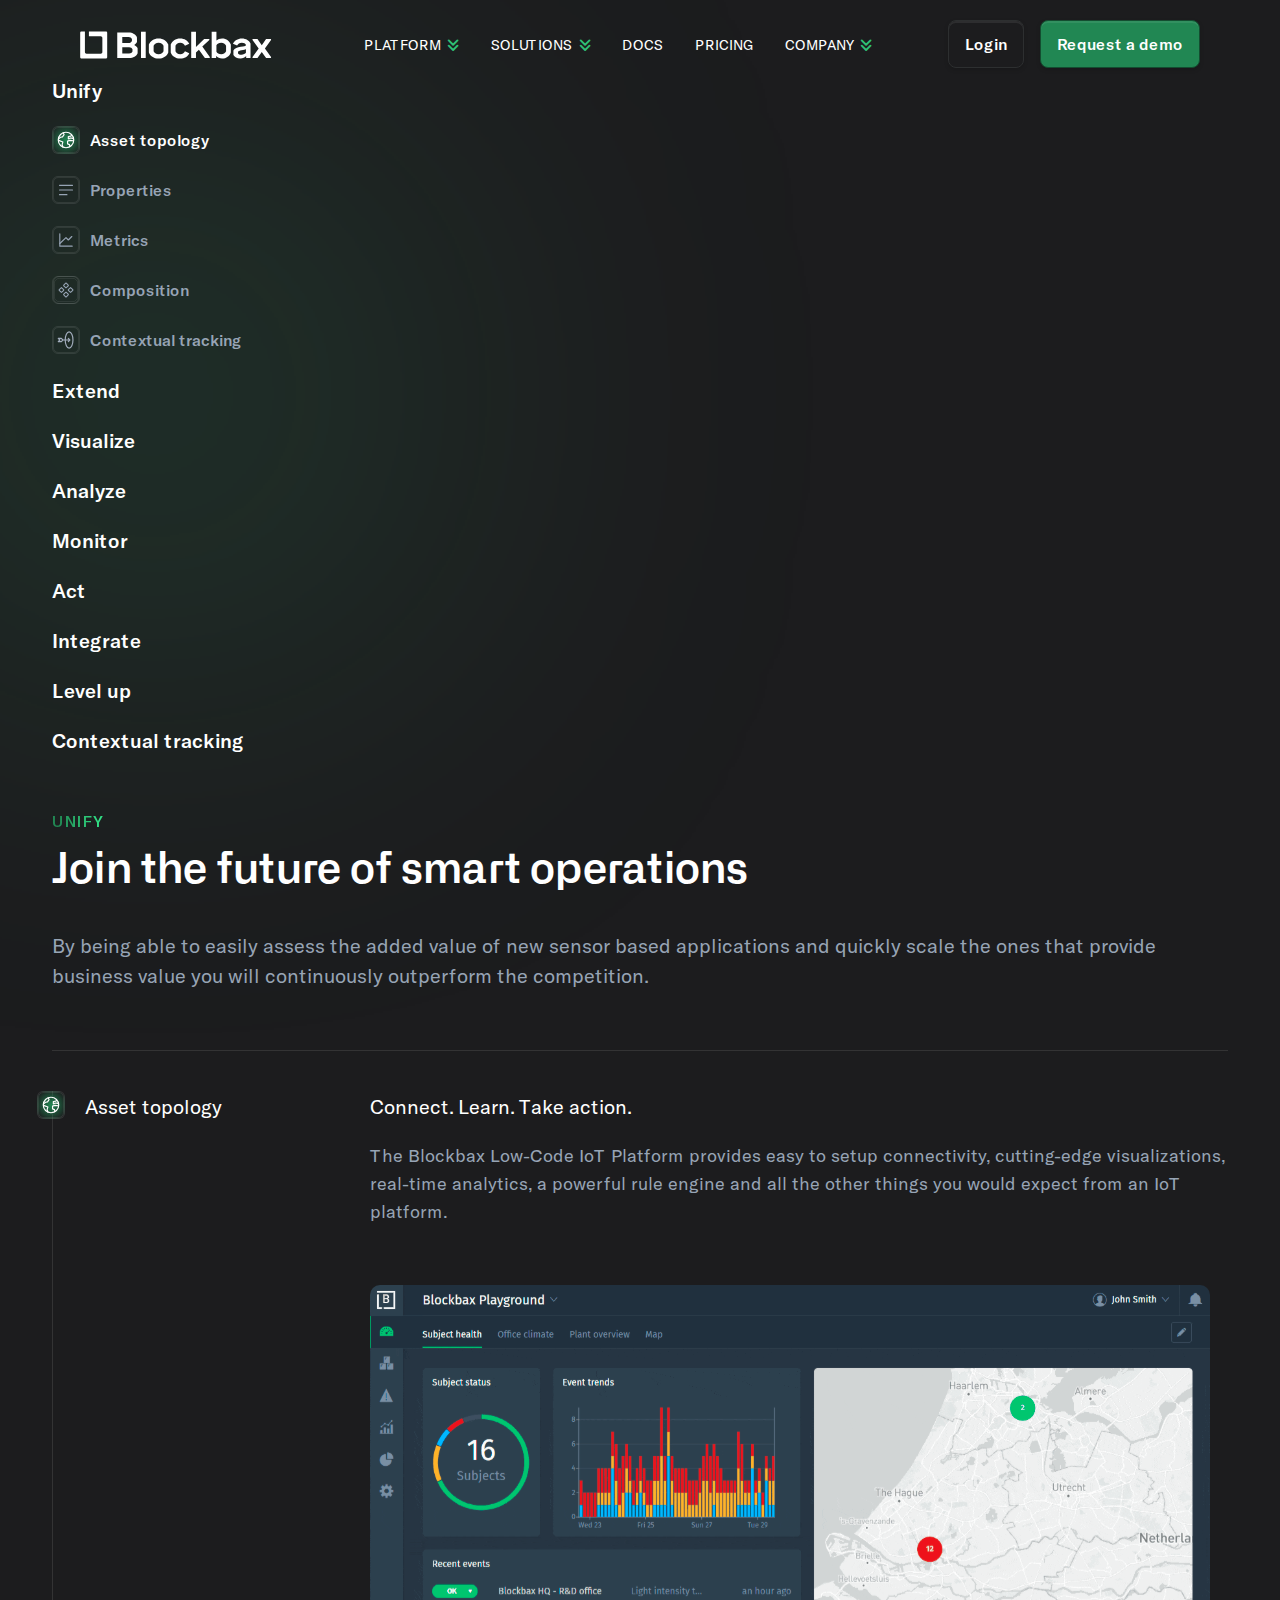
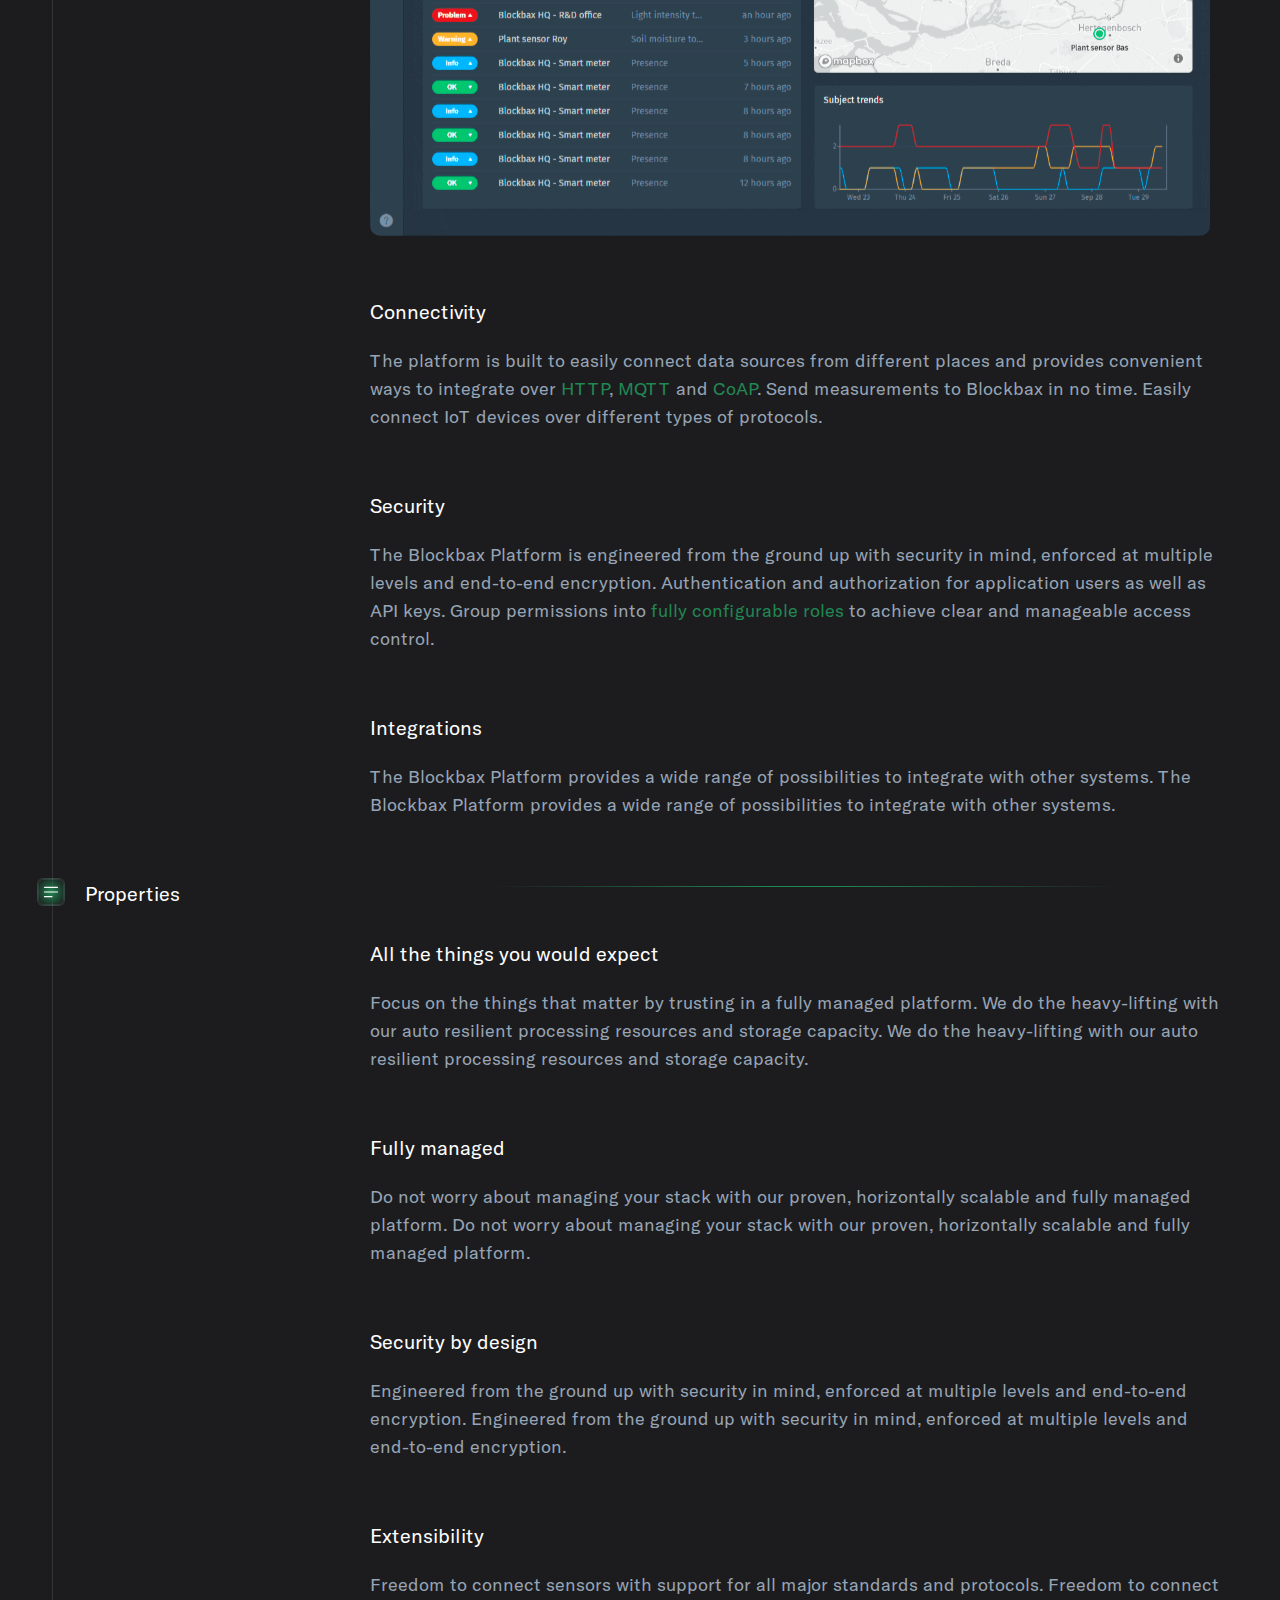
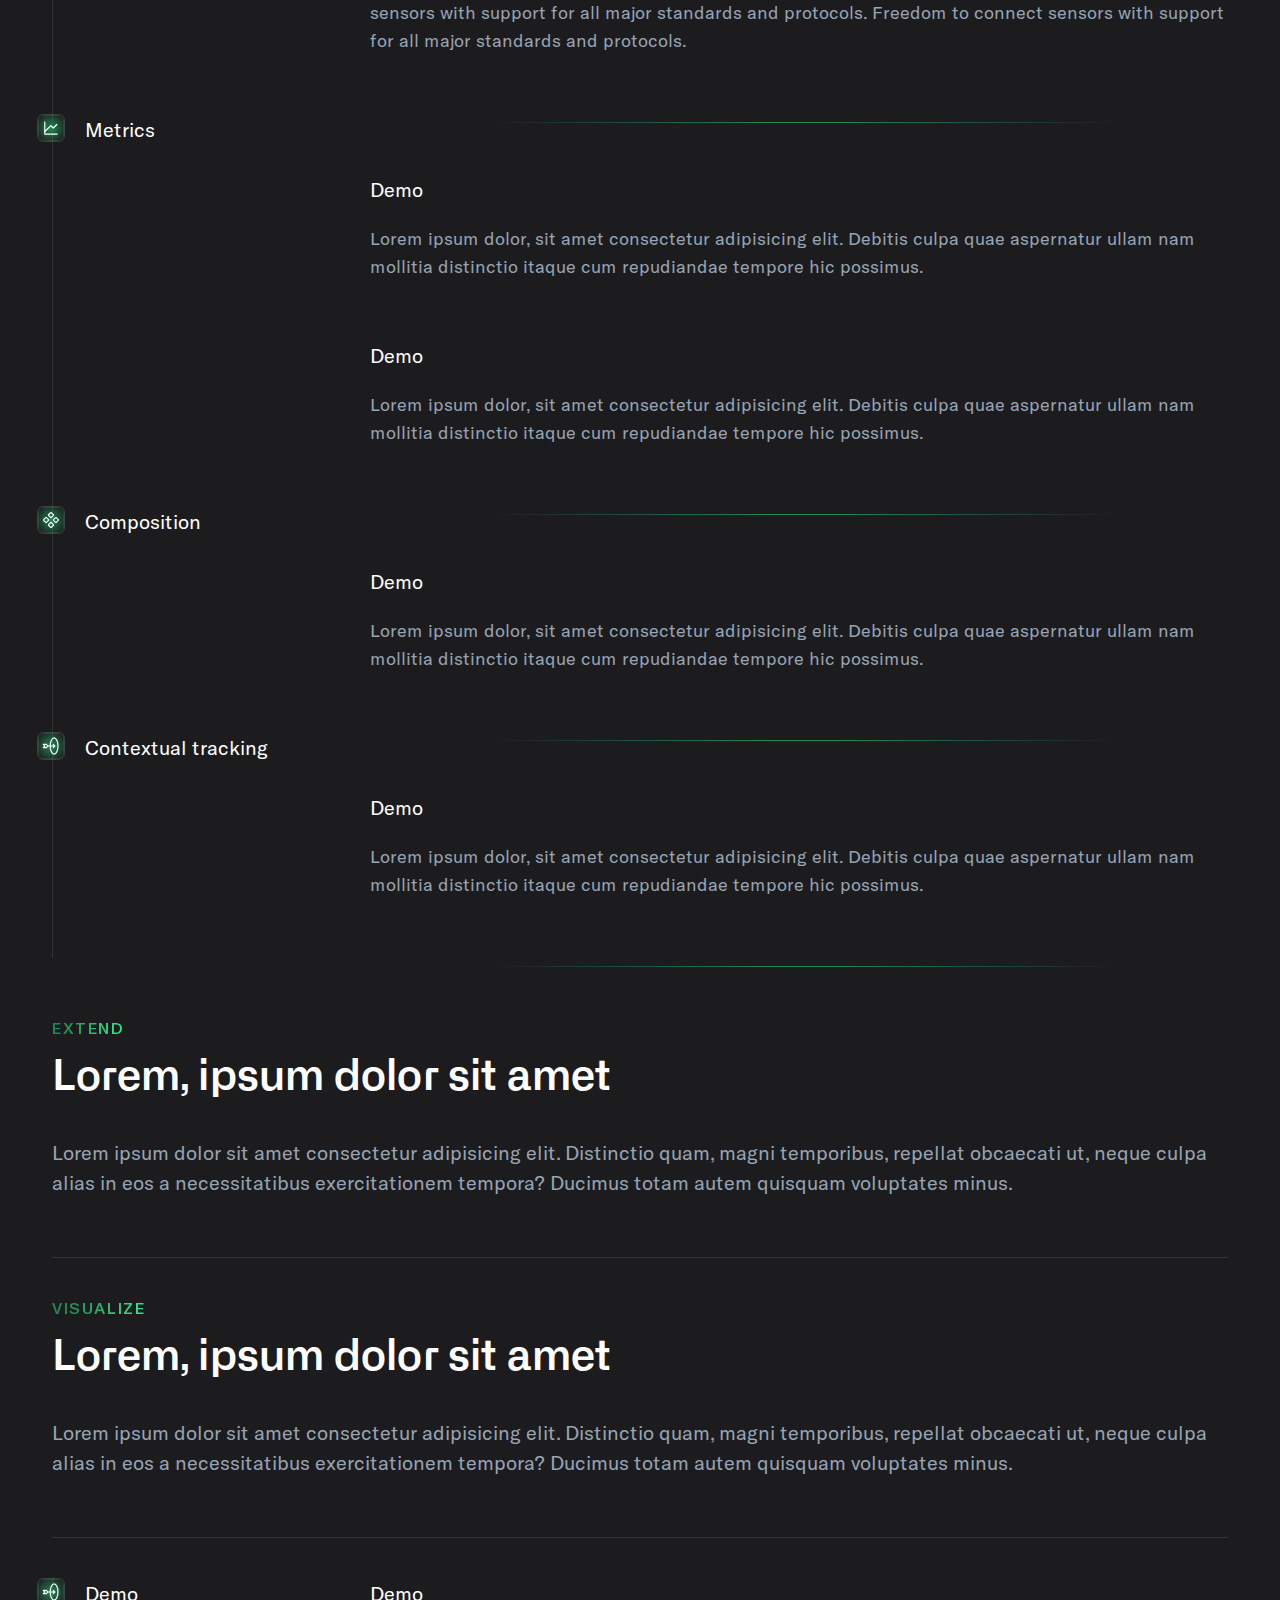
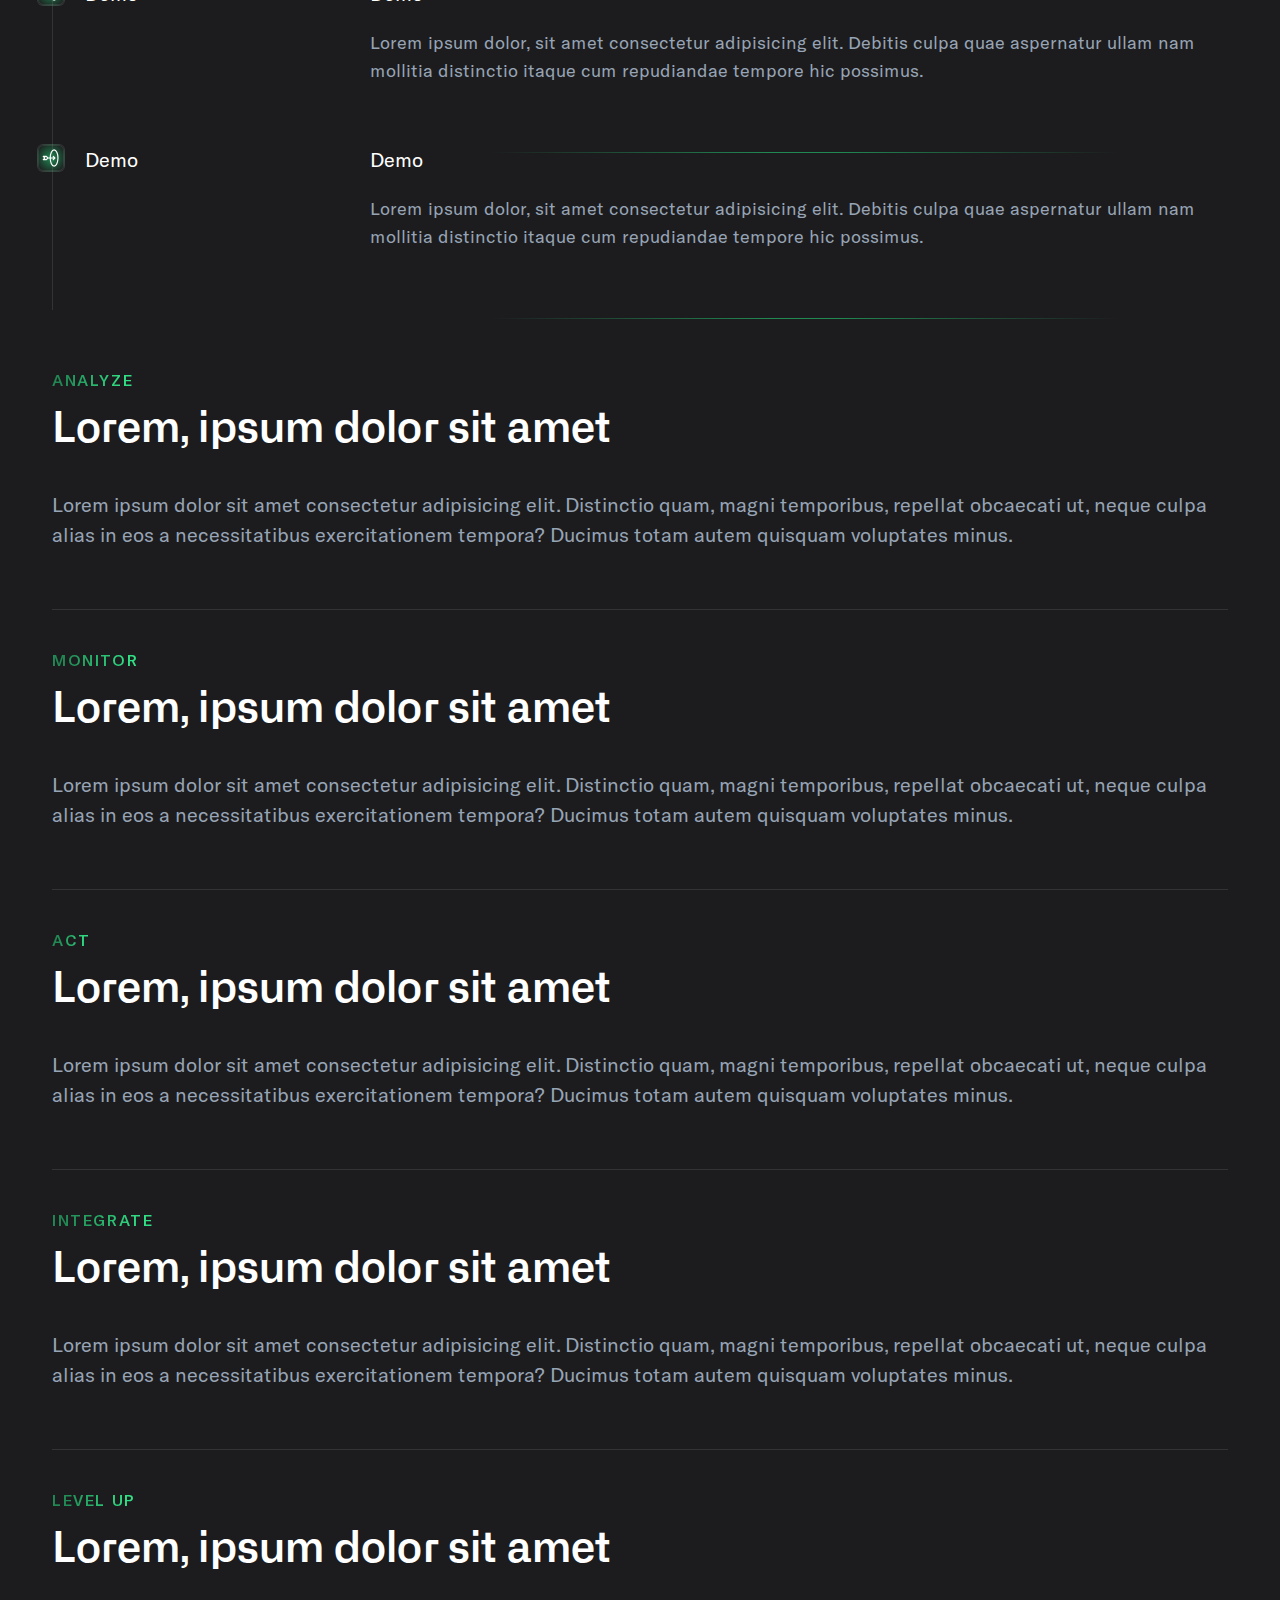
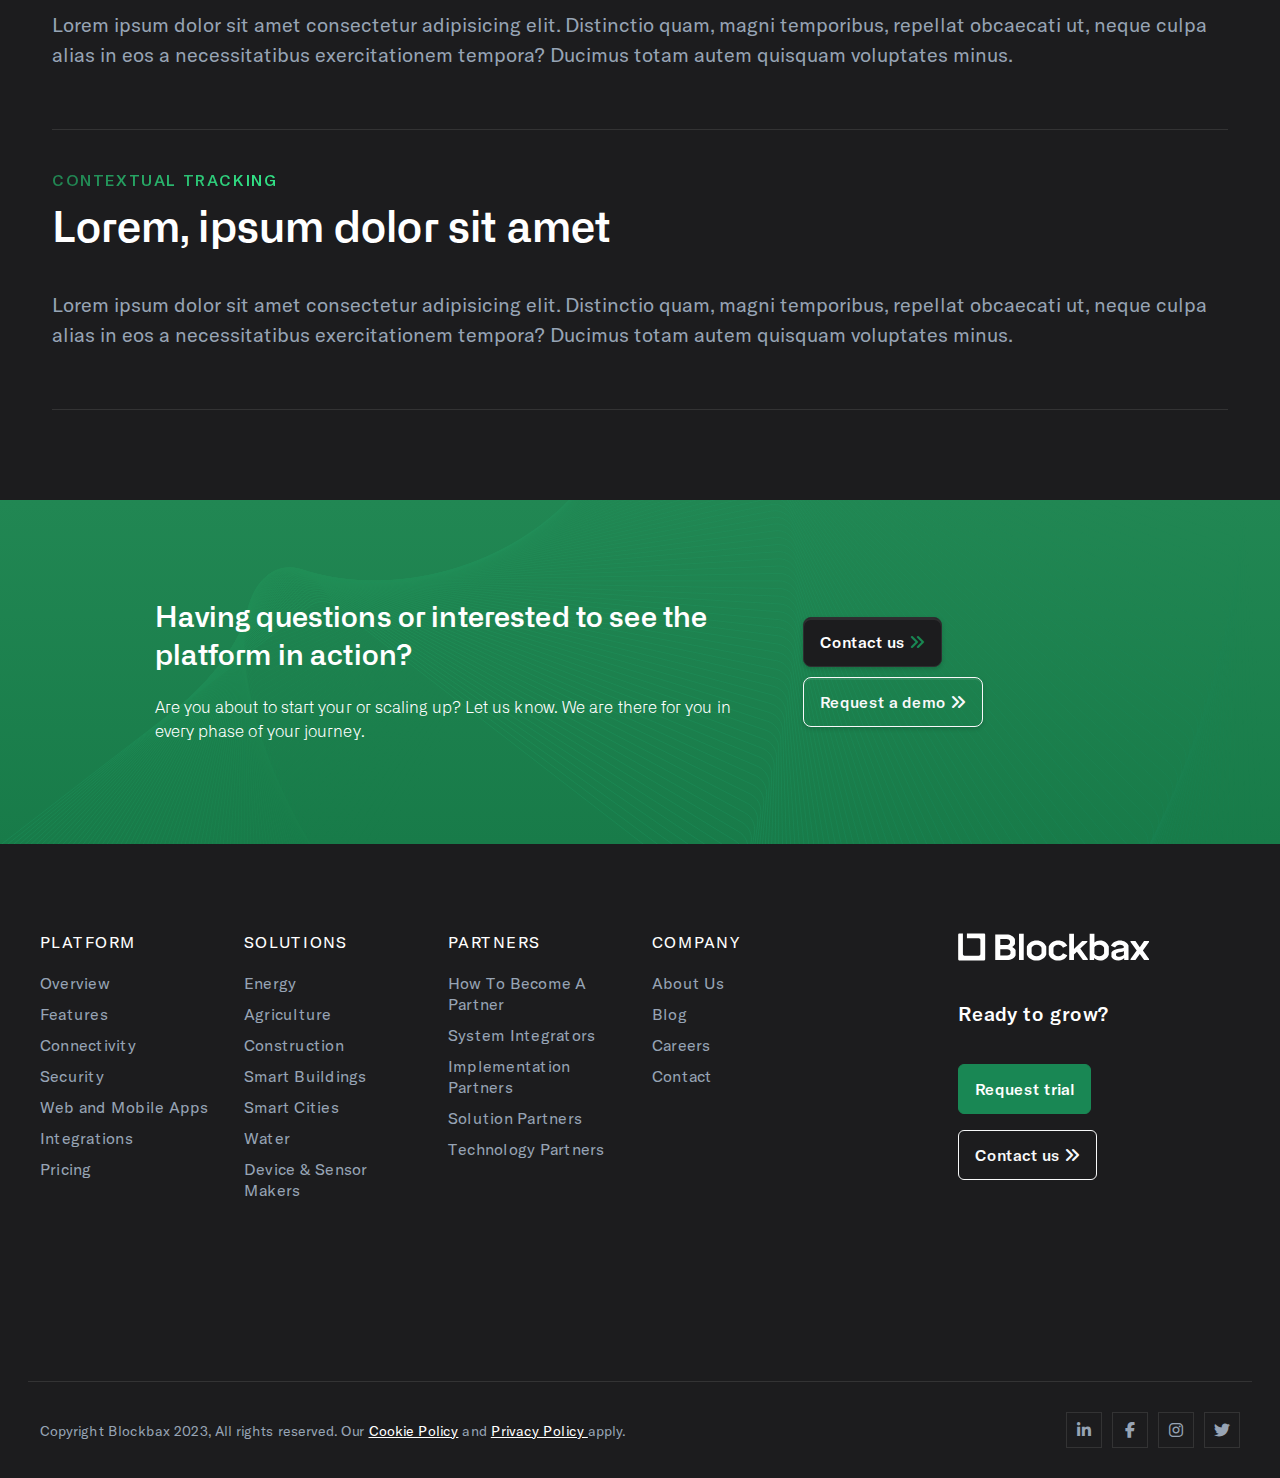
<file: feature-detail-1.html>
<!DOCTYPE html>
<html lang="en">

<head>
  <meta charset="UTF-8" />
  <meta name="viewport" content="width=device-width, initial-scale=1.0" />
  <title>BlockBax | The Low-Code industrial IoT platform | Feature Detail #1</title>
  <link rel="icon" type="image/x-icon" href="assets/image/blockbax-icon-green.svg" />
  <link rel="stylesheet" href="assets/css/bootstrap.min.css" />
  <link rel="stylesheet" href="https://cdnjs.cloudflare.com/ajax/libs/font-awesome/6.5.1/css/all.min.css" />
  <link rel="stylesheet" href="assets/css/slick.css" />
  <link rel="stylesheet" href="assets/css/style.css" />
  <link rel="stylesheet" href="assets/css/font.css" />
  <link rel="stylesheet" href="assets/css/media.css" />
  <script src="https://cdnjs.cloudflare.com/ajax/libs/jquery/3.7.1/jquery.min.js"></script>
</head>

<body>
  <!-- start header section -->
  <div class="bg_img bg_img_1 h-100">
    <header class="header_wrap">
      <nav class="navbar navbar-expand-lg">
        <div class="container-fluid align-items-center px-0">
          <a class="navbar-brand" href="#">
            <img src="assets/image/logo.svg" alt="logo" />
          </a>
          <button class="navbar-toggler" type="button" data-bs-toggle="collapse"
            data-bs-target="#navbarSupportedContent" aria-controls="navbarSupportedContent" aria-expanded="false"
            aria-label="Toggle navigation">
            <!-- <i class="fa-solid fa-bars"></i> -->
            <div id="toggle"></div>
            <div id="sidebar"></div>
          </button>
          <div class="collapse navbar-collapse" id="navbarSupportedContent">
            <ul class="navbar-nav mx-auto mb-2 mb-lg-0">
              <li class="nav-item dropdown">
                <a class="nav-link dropdown-toggle" href="#" role="button" data-bs-toggle="dropdown"
                  aria-expanded="false">
                  platform
                  <i class="fa-solid fa-angles-down"></i>
                </a>
                <ul class="dropdown-menu header_menu1">
                  <div class="row gap_12">
                    <div class="col-sm-6">
                      <ul class="header_menu_list">
                        <li>
                          <img src="assets/image/header-icon/header-icon-1.svg" alt="header_icon_1" />
                          <a href="javascript:void()"> Overview </a>
                        </li>
                        <li>
                          <img src="assets/image/header-icon/header-icon-2.svg" alt="header_icon_2" />
                          <a href="javascript:void()"> Features </a>
                        </li>
                        <li>
                          <img src="assets/image/header-icon/header-icon-3.svg" alt="header_icon_3" />
                          <a href="javascript:void()"> Connectivity </a>
                        </li>
                        <li>
                          <img src="assets/image/header-icon/header-icon-4.svg" alt="header_icon_4" />
                          <a href="javascript:void()"> Security </a>
                        </li>
                      </ul>
                    </div>
                    <div class="col-sm-6">
                      <ul class="header_menu_list">
                        <li>
                          <img src="assets/image/header-icon/header-icon-5.svg" alt="header_icon_5" />
                          <a href="javascript:void()">
                            Web and Mobile Apps
                          </a>
                        </li>
                        <li>
                          <img src="assets/image/header-icon/header-icon-6.svg" alt="header_icon_6" />
                          <a href="javascript:void()"> Integrations </a>
                        </li>
                        <li>
                          <img src="assets/image/header-icon/header-icon-7.svg" alt="header_icon_7" />
                          <a href="javascript:void()"> Pricing </a>
                        </li>
                        <li>
                          <img src="assets/image/header-icon/header-icon-8.svg" alt="header_icon_8" />
                          <a href="javascript:void()"> Sensors </a>
                        </li>
                      </ul>
                    </div>
                  </div>
                </ul>
              </li>
              <li class="nav-item dropdown">
                <a class="nav-link dropdown-toggle" href="#" role="button" data-bs-toggle="dropdown"
                  aria-expanded="false">
                  solutions
                  <i class="fa-solid fa-angles-down"></i>
                </a>
                <ul class="dropdown-menu header_menu1 header_menu2">
                  <div class="row gap_12">
                    <div class="col-sm-6">
                      <p class="header_menu_text">by industry</p>
                      <ul class="header_menu_list">
                        <li>
                          <img src="assets/image/header-icon/header-icon-13.svg" alt="header_icon_13" />
                          <a href="javascript:void()"> Agriculture </a>
                        </li>
                        <li>
                          <img src="assets/image/header-icon/header-icon-14.svg" alt="header_icon_14" />
                          <a href="javascript:void()"> Construction </a>
                        </li>
                        <li>
                          <img src="assets/image/header-icon/header-icon-15.svg" alt="header_icon_15" />
                          <a href="javascript:void()"> Energy </a>
                        </li>
                        <li>
                          <img src="assets/image/header-icon/header-icon-16.svg" alt="header_icon_16" />
                          <a href="javascript:void()"> Logistics </a>
                        </li>
                        <li>
                          <img src="assets/image/header-icon/header-icon-17.svg" alt="header_icon_17" />
                          <a href="javascript:void()"> Maritime </a>
                        </li>
                        <li>
                          <img src="assets/image/header-icon/header-icon-18.svg" alt="header_icon_18" />
                          <a href="javascript:void()"> Manufacturing </a>
                        </li>
                        <li>
                          <img src="assets/image/header-icon/header-icon-19.svg" alt="header_icon_19" />
                          <a href="javascript:void()"> Transportation </a>
                        </li>
                      </ul>
                    </div>
                    <div class="col-sm-6">
                      <p class="header_menu_text">by Solution</p>
                      <ul class="header_menu_list">
                        <li>
                          <a href="javascript:void()">Greenhouse Climate Monitoring</a>
                        </li>
                        <li>
                          <a href="javascript:void()">Water Meter Monitoring</a>
                        </li>
                        <li>
                          <a href="javascript:void()">Water Quality Monitoring</a>
                        </li>
                        <li>
                          <a href="javascript:void()">Heat Pump & Energy Storage Monitoring</a>
                        </li>
                        <li>
                          <a href="javascript:void()">Construction & Road Monitoring</a>
                        </li>
                        <li>
                          <a href="javascript:void()">Machine Condition Monitoring</a>
                        </li>
                        <li>
                          <a href="javascript:void()">Machine Condition Monitoring</a>
                        </li>
                        <li>
                          <a href="javascript:void()">Asset Tracking</a>
                        </li>
                        <li>
                          <a href="javascript:void()">Vessel Tracking & Monitoring</a>
                        </li>
                        <li>
                          <a href="javascript:void()">Solar Plant Monitoring</a>
                        </li>
                      </ul>
                    </div>
                  </div>
                </ul>
              </li>
              <li class="nav-item">
                <a class="nav-link" href="#">docs</a>
              </li>
              <li class="nav-item">
                <a class="nav-link" href="#">pricing</a>
              </li>

              <li class="nav-item dropdown">
                <a class="nav-link dropdown-toggle" href="#" role="button" data-bs-toggle="dropdown"
                  aria-expanded="false">
                  company
                  <i class="fa-solid fa-angles-down"></i>
                </a>
                <ul class="dropdown-menu header_menu1">
                  <div class="row gap_12">
                    <div class="col-sm-6">
                      <ul class="header_menu_list">
                        <li>
                          <img src="assets/image/header-icon/header-icon-9.svg" alt="header_icon_9" />
                          <a href="javascript:void()"> About </a>
                        </li>
                        <li>
                          <img src="assets/image/header-icon/header-icon-10.svg" alt="header_icon_10" />
                          <a href="javascript:void()"> Careers </a>
                        </li>
                      </ul>
                    </div>
                    <div class="col-sm-6">
                      <ul class="header_menu_list">
                        <li>
                          <img src="assets/image/header-icon/header-icon-11.svg" alt="header_icon_11" />
                          <a href="javascript:void()"> Blog </a>
                        </li>
                        <li>
                          <img src="assets/image/header-icon/header-icon-12.svg" alt="header_icon_12" />
                          <a href="javascript:void()"> Contact </a>
                        </li>
                      </ul>
                    </div>
                  </div>
                </ul>
              </li>
            </ul>
            <form class="d-flex align-items-center gap-3 mt-lg-0 mt-3 ms-3 ms-lg-0">
              <button class="common_btn common_btn1">Login</button>
              <button class="common_btn">Request a demo</button>
            </form>
          </div>
        </div>
      </nav>
    </header>
    <div class="bg_gradient"></div>
    <!-- start banner section -->
    <div class="custom_container position-relative">
      <div class="feature_detail_box">
        <!-- left sidebar  -->
        <div class="left_sidebar">
          <div class="feature_list">
            <ul class="d-flex flex-column gap-20 ps-0 list-unstyled">
              <li>
                <a class="menu active" data-bs-toggle="collapse" href="#unify" role="button" aria-expanded="false"
                  aria-controls="unify">Unify</a>
                <ul class="sub_menu collapse show ps-0 list-unstyled" id="unify">
                  <li>
                    <a class="nav active" href="#asset_topology">
                      <div class="icon">
                        <img src="assets/image/icon/asset-topology.svg" alt="icon" class="main">
                        <img src="assets/image/icon/asset-topology-active.svg" alt="icon" class="active">
                      </div>
                      Asset topology
                    </a>
                  </li>
                  <li>
                    <a class="nav" href="#properties">
                      <div class="icon">
                        <img src="assets/image/icon/properties.svg" alt="icon" class="main">
                        <img src="assets/image/icon/properties-active.svg" alt="icon" class="active">
                      </div>
                      Properties
                    </a>
                  </li>
                  <li>
                    <a class="nav" href="#metrics">
                      <div class="icon">
                        <img src="assets/image/icon/metrics.svg" alt="icon" class="main">
                        <img src="assets/image/icon/metrics-active.svg" alt="icon" class="active">
                      </div>
                      Metrics
                    </a>
                  </li>
                  <li>
                    <a class="nav" href="#composition">
                      <div class="icon">
                        <div class="icon">
                          <img src="assets/image/icon/composition.svg" alt="icon" class="main">
                          <img src="assets/image/icon/composition-active.svg" alt="icon" class="active">
                        </div>
                      </div>
                      Composition
                    </a>
                  </li>
                  <li>
                    <a class="nav" href="#contextual_tracking">
                      <div class="icon">
                        <img src="assets/image/icon/contextual-tracking.svg" alt="icon" class="main">
                        <img src="assets/image/icon/contextual-tracking-active.svg" alt="icon" class="active">
                      </div>
                      Contextual tracking
                    </a>
                  </li>
                </ul>
              </li>
              <li>
                <a class="menu " href="#extend">Extend</a>
              </li>
              <li>
                <a class="menu " data-bs-toggle="collapse" href="#visualize" role="button" aria-expanded="false"
                  aria-controls="visualize">Visualize</a>
                <ul class="sub_menu collapse list-unstyled ps-0" id="visualize">
                  <li>
                    <a class="nav" href="#demo">
                      <div class="icon">
                        <img src="assets/image/icon/contextual-tracking.svg" alt="icon" class="main">
                        <img src="assets/image/icon/contextual-tracking-active.svg" alt="icon" class="active">
                      </div>
                      Demo
                    </a>
                  </li>
                  <li>
                    <a class="nav" href="#demo-2">
                      <div class="icon">
                        <img src="assets/image/icon/contextual-tracking.svg" alt="icon" class="main">
                        <img src="assets/image/icon/contextual-tracking-active.svg" alt="icon" class="active">
                      </div>
                      Demo
                    </a>
                  </li>
                </ul>
              </li>
              <li>
                <a class="menu " href="#analyze">Analyze</a>
              </li>
              <li>
                <a class="menu " href="#monitor">Monitor</a>
              </li>
              <li>
                <a class="menu " href="#act">Act</a>
              </li>
              <li>
                <a class="menu " href="#integrate">Integrate</a>
              </li>
              <li>
                <a class="menu " href="#level_up">Level up</a>
              </li>
              <li>
                <a class="menu " href="#contextual_menu_tracking">Contextual tracking</a>
              </li>
            </ul>
          </div>
        </div>
        <!-- right sidebar  -->
        <div class="right_sidebar">
          <div class="main">
            <div class="heading mb_40" id="unify">
              <div class="title">unify</div>
              <h2 class="sub_title">Join the future of smart operations</h2>
              <h5 class="h5-text mb-0">By being able to easily assess the added value of new sensor based
                applications and quickly scale the ones that provide business value you will continuously outperform the
                competition​.</h5>
            </div>
            <!-- Section: Timeline -->
            <section class="position-relative timeline">
              <ul class="timeline-with-icons mb_60">
                <div class="draw-line" id="draw-line-1"></div>
                <li class="timeline-item" id="asset_topology">
                  <span class="timeline-icon">
                    <img src="assets/image/icon/asset-topology-active.svg" alt="icon">
                  </span>

                  <h5 class="fs-20">Asset topology</h5>
                  <div class="border-bottom">
                    <h5 class="fs-20">Connect. Learn. Take action.</h5>
                    <p class="text-p mb_60">
                      The Blockbax Low-Code IoT Platform provides easy to setup connectivity, cutting-edge
                      visualizations, real-time analytics, a powerful rule engine and all the other things you would
                      expect from an IoT platform.
                    </p>
                    <img src="assets/image/banner.svg" alt="banner" class="img-fluid mb_60">
                    <h5 class="fs-20">Connectivity</h5>
                    <p class="text-p mb_60">
                      The platform is built to easily connect data sources from different places and provides
                      convenient ways to integrate over <a href="#">HTTP</a>, <a href="#">MQTT</a> and <a
                        href="#">CoAP</a>. Send measurements to Blockbax in no time.
                      Easily connect IoT devices over different types of protocols.
                    </p>
                    <h5 class="fs-20">Security</h5>
                    <p class="text-p mb_60">
                      The Blockbax Platform is engineered from the ground up with security in mind, enforced at
                      multiple levels and end-to-end encryption​. Authentication and authorization for application
                      users as well as API keys​. Group permissions into <a href="#">fully configurable roles</a> to
                      achieve clear and manageable access control.
                    </p>
                    <h5 class="fs-20">Integrations</h5>
                    <p class="text-p mb_60">
                      The Blockbax Platform provides a wide range of possibilities to integrate with other systems.
                      The Blockbax Platform provides a wide range of possibilities to integrate with other systems.
                    </p>
                  </div>
                </li>

                <li class="timeline-item" id="properties">
                  <span class="timeline-icon">
                    <img src="assets/image/icon/properties-active.svg" alt="icon">
                  </span>
                  <h5 class="fs-20">Properties</h5>
                  <div class="border-bottom mt_60">
                    <h5 class="fs-20">All the things you would expect</h5>
                    <p class="text-p mb_60">
                      Focus on the things that matter by trusting in a fully managed platform. We do the heavy-lifting
                      with our auto resilient processing resources and storage capacity. We do the heavy-lifting with
                      our auto resilient processing resources and storage capacity.
                    </p>
                    <h5 class="fs-20">Fully managed</h5>
                    <p class="text-p mb_60">
                      Do not worry about managing your stack with our proven, horizontally scalable and fully managed
                      platform. Do not worry about managing your stack with our proven, horizontally scalable and
                      fully managed platform.
                    </p>
                    <h5 class="fs-20">Security by design</h5>
                    <p class="text-p mb_60">
                      Engineered from the ground up with security in mind, enforced at multiple levels and end-to-end
                      encryption. Engineered from the ground up with security in mind, enforced at multiple levels and
                      end-to-end encryption.
                    </p>
                    <h5 class="fs-20">Extensibility</h5>
                    <p class="text-p mb_60">
                      Freedom to connect sensors with support for all major standards and protocols. Freedom to
                      connect sensors with support for all major standards and protocols. Freedom to connect sensors
                      with support for all major standards and protocols.
                    </p>
                  </div>
                </li>

                <li class="timeline-item" id="metrics">
                  <span class="timeline-icon">
                    <img src="assets/image/icon/metrics-active.svg" alt="icon">
                  </span>
                  <h5 class="fs-20">Metrics</h5>
                  <div class="border-bottom mt_60">
                    <h5 class="fs-20">Demo</h5>
                    <p class="text-p mb_60">
                      Lorem ipsum dolor, sit amet consectetur adipisicing elit. Debitis culpa quae aspernatur ullam
                      nam mollitia distinctio itaque cum repudiandae tempore hic possimus.
                    </p>
                    <h5 class="fs-20">Demo</h5>
                    <p class="text-p mb_60">
                      Lorem ipsum dolor, sit amet consectetur adipisicing elit. Debitis culpa quae aspernatur ullam
                      nam mollitia distinctio itaque cum repudiandae tempore hic possimus.
                    </p>
                  </div>
                </li>

                <li class="timeline-item" id="composition">
                  <span class="timeline-icon">
                    <img src="assets/image/icon/composition-active.svg" alt="icon">
                  </span>
                  <h5 class="fs-20">Composition</h5>
                  <div class="border-bottom mt_60">
                    <h5 class="fs-20">Demo</h5>
                    <p class="text-p mb_60">
                      Lorem ipsum dolor, sit amet consectetur adipisicing elit. Debitis culpa quae aspernatur ullam
                      nam mollitia distinctio itaque cum repudiandae tempore hic possimus.
                    </p>
                  </div>
                </li>

                <li class="timeline-item" id="contextual_tracking">
                  <span class="timeline-icon">
                    <img src="assets/image/icon/contextual-tracking-active.svg" alt="icon">
                  </span>
                  <h5 class="fs-20"> Contextual tracking</h5>
                  <div class="border-bottom mt_60">
                    <h5 class="fs-20">Demo</h5>
                    <p class="text-p mb_60">
                      Lorem ipsum dolor, sit amet consectetur adipisicing elit. Debitis culpa quae aspernatur ullam
                      nam mollitia distinctio itaque cum repudiandae tempore hic possimus.
                    </p>
                  </div>
                </li>
              </ul>
            </section>

            <div class="heading mb_40" id="extend">
              <div class="title">Extend</div>
              <h2 class="sub_title">Lorem, ipsum dolor sit amet </h2>
              <h5 class="h5-text mb-0">
                Lorem ipsum dolor sit amet consectetur adipisicing elit. Distinctio quam, magni temporibus, repellat
                obcaecati ut, neque culpa alias in eos a necessitatibus exercitationem tempora? Ducimus totam autem
                quisquam voluptates minus.
              </h5>
            </div>
            <div class="heading mb_40" id="visualize">
              <div class="title">Visualize</div>
              <h2 class="sub_title">Lorem, ipsum dolor sit amet </h2>
              <h5 class="h5-text mb-0">
                Lorem ipsum dolor sit amet consectetur adipisicing elit. Distinctio quam, magni temporibus, repellat
                obcaecati ut, neque culpa alias in eos a necessitatibus exercitationem tempora? Ducimus totam autem
                quisquam voluptates minus.
              </h5>
            </div>
            <!-- Section: Timeline -->
            <section class="position-relative timelines">
              <ul class="timeline-with-icons1 mb_60">
                <div class="draw-lines" id="draw-line-2"></div>
                <li class="timeline-item" id="demo">
                  <span class="timeline-icon">
                    <img src="assets/image/icon/contextual-tracking-active.svg" alt="icon">
                  </span>
                  <h5 class="fs-20">Demo</h5>
                  <div class="border-bottom ">
                    <h5 class="fs-20">Demo</h5>
                    <p class="text-p mb_60">
                      Lorem ipsum dolor, sit amet consectetur adipisicing elit. Debitis culpa quae aspernatur ullam
                      nam mollitia distinctio itaque cum repudiandae tempore hic possimus.
                    </p>
                  </div>
                </li>
                <li class="timeline-item" id="demo-2">
                  <span class="timeline-icon">
                    <img src="assets/image/icon/contextual-tracking-active.svg" alt="icon">
                  </span>
                  <h5 class="fs-20">Demo</h5>
                  <div class="border-bottom ">
                    <h5 class="fs-20">Demo</h5>
                    <p class="text-p mb_60">
                      Lorem ipsum dolor, sit amet consectetur adipisicing elit. Debitis culpa quae aspernatur ullam
                      nam mollitia distinctio itaque cum repudiandae tempore hic possimus.
                    </p>
                  </div>
                </li>
              </ul>
            </section>
            <div class="heading mb_40" id="analyze">
              <div class="title">Analyze</div>
              <h2 class="sub_title">Lorem, ipsum dolor sit amet </h2>
              <h5 class="h5-text mb-0">
                Lorem ipsum dolor sit amet consectetur adipisicing elit. Distinctio quam, magni temporibus, repellat
                obcaecati ut, neque culpa alias in eos a necessitatibus exercitationem tempora? Ducimus totam autem
                quisquam voluptates minus.
              </h5>
            </div>
            <div class="heading mb_40" id="monitor">
              <div class="title">Monitor</div>
              <h2 class="sub_title">Lorem, ipsum dolor sit amet </h2>
              <h5 class="h5-text mb-0">
                Lorem ipsum dolor sit amet consectetur adipisicing elit. Distinctio quam, magni temporibus, repellat
                obcaecati ut, neque culpa alias in eos a necessitatibus exercitationem tempora? Ducimus totam autem
                quisquam voluptates minus.
              </h5>
            </div>
            <div class="heading mb_40" id="act">
              <div class="title">Act</div>
              <h2 class="sub_title">Lorem, ipsum dolor sit amet </h2>
              <h5 class="h5-text mb-0">
                Lorem ipsum dolor sit amet consectetur adipisicing elit. Distinctio quam, magni temporibus, repellat
                obcaecati ut, neque culpa alias in eos a necessitatibus exercitationem tempora? Ducimus totam autem
                quisquam voluptates minus.
              </h5>
            </div>
            <div class="heading mb_40" id="integrate">
              <div class="title">Integrate</div>
              <h2 class="sub_title">Lorem, ipsum dolor sit amet </h2>
              <h5 class="h5-text mb-0">
                Lorem ipsum dolor sit amet consectetur adipisicing elit. Distinctio quam, magni temporibus, repellat
                obcaecati ut, neque culpa alias in eos a necessitatibus exercitationem tempora? Ducimus totam autem
                quisquam voluptates minus.
              </h5>
            </div>
            <div class="heading mb_40" id="level_up">
              <div class="title">Level up</div>
              <h2 class="sub_title">Lorem, ipsum dolor sit amet </h2>
              <h5 class="h5-text mb-0">
                Lorem ipsum dolor sit amet consectetur adipisicing elit. Distinctio quam, magni temporibus, repellat
                obcaecati ut, neque culpa alias in eos a necessitatibus exercitationem tempora? Ducimus totam autem
                quisquam voluptates minus.
              </h5>
            </div>
            <div class="heading mb_40" id="contextual_menu_tracking">
              <div class="title">Contextual tracking</div>
              <h2 class="sub_title">Lorem, ipsum dolor sit amet </h2>
              <h5 class="h5-text mb-0">
                Lorem ipsum dolor sit amet consectetur adipisicing elit. Distinctio quam, magni temporibus, repellat
                obcaecati ut, neque culpa alias in eos a necessitatibus exercitationem tempora? Ducimus totam autem
                quisquam voluptates minus.
              </h5>
            </div>
          </div>
        </div>
      </div>

    </div>
  </div>

  <!-- more section -->
  <div class="more_section">
    <div class="content">
      <div class="text">
        <h1>Having questions or interested to see the platform in action?</h1>
        <p>Are you about to start your or scaling up? Let us know. We are there for you in every phase of your journey.
        </p>
      </div>
      <div class="button_group w-100 ">
        <button class="btn btn-dark">
          Contact us <i class="fas fa-angles-right text-success"></i>
        </button>
        <button class="btn btn-outline-light">Request a demo <i class="fas fa-angles-right"></i></button>
      </div>
    </div>
  </div>

  <!-- start footer section -->
  <footer class="footer">
    <div class="custom_container">
      <div class="row row-gap-3 justify-content-between">
        <div class="col-md-8">
          <div class="row row-gap-3">
            <div class="col-md-6 col-lg-3">
              <h5 class="text-uppercase">Platform</h5>
              <ul class="list-unstyled">
                <li><a href="#" class="footer-link">Overview</a></li>
                <li><a href="#" class="footer-link">Features</a></li>
                <li><a href="#" class="footer-link">Connectivity</a></li>
                <li><a href="#" class="footer-link">Security</a></li>
                <li>
                  <a href="#" class="footer-link">Web and Mobile Apps</a>
                </li>
                <li><a href="#" class="footer-link">Integrations</a></li>
                <li><a href="#" class="footer-link mb-0">Pricing</a></li>
              </ul>
            </div>
            <div class="col-md-6 col-lg-3">
              <h5 class="text-uppercase">Solutions</h5>
              <ul class="list-unstyled">
                <li><a href="#" class="footer-link">Energy</a></li>
                <li><a href="#" class="footer-link">Agriculture</a></li>
                <li><a href="#" class="footer-link">Construction</a></li>
                <li><a href="#" class="footer-link">Smart Buildings</a></li>
                <li><a href="#" class="footer-link">Smart Cities</a></li>
                <li><a href="#" class="footer-link">Water</a></li>
                <li>
                  <a href="#" class="footer-link mb-0">Device & Sensor Makers</a>
                </li>
              </ul>
            </div>
            <div class="col-md-6 col-lg-3">
              <h5 class="text-uppercase">Partners</h5>
              <ul class="list-unstyled">
                <li>
                  <a href="#" class="footer-link">How To Become A Partner</a>
                </li>
                <li>
                  <a href="#" class="footer-link">System Integrators</a>
                </li>
                <li>
                  <a href="#" class="footer-link">Implementation Partners</a>
                </li>
                <li><a href="#" class="footer-link">Solution Partners</a></li>
                <li>
                  <a href="#" class="footer-link mb-0">Technology Partners</a>
                </li>
              </ul>
            </div>
            <div class="col-md-6 col-lg-3">
              <h5 class="text-uppercase">Company</h5>
              <ul class="list-unstyled">
                <li><a href="#" class="footer-link">About Us</a></li>
                <li><a href="#" class="footer-link">Blog</a></li>
                <li><a href="#" class="footer-link">Careers</a></li>
                <li><a href="#" class="footer-link mb-0">Contact</a></li>
              </ul>
            </div>
          </div>
        </div>
        <div class="col-md-3">
          <div class="company-section text_white">
            <img src="assets/image/logo.svg" alt="logo" class="mb_40" />
            <p class="lead mb_40">Ready to grow?</p>
            <div class="d-flex align-items-center row-gap-3 flex-wrap">
              <button class="btn btn-success">Request trial</button>
              <button class="btn btn-outline-light">
                Contact us <i class="fas fa-angles-right"></i>
              </button>
            </div>
          </div>
        </div>
        <div class="d-flex align-items-center flex-column flex-md-row justify-content-between row-gap-4 bottom_line">
          <p class="mb-0">
            Copyright Blockbax 2023, All rights reserved. Our
            <a href="#" class="text_white">Cookie Policy</a> and
            <a href="#" class="text_white">Privacy Policy </a> apply.
          </p>
          <div class="social-icons">
            <a href="#"><i class="fab fa-linkedin-in"></i></a>
            <a href="#"><i class="fab fa-facebook-f"></i></a>
            <a href="#"><i class="fab fa-instagram"></i></a>
            <a href="#"><i class="fab fa-twitter"></i></a>
          </div>
        </div>
      </div>
    </div>
  </footer>

  <script src="assets/js/jquery-3.7.1.js"></script>
  <script src="assets/js/popper.min.js"></script>
  <script src="assets/js/bootstrap.min.js"></script>
  <script src="assets/js/slick.min.js"></script>
  <script src="assets/js/scripts.js"></script>
</body>

</html>
</file>
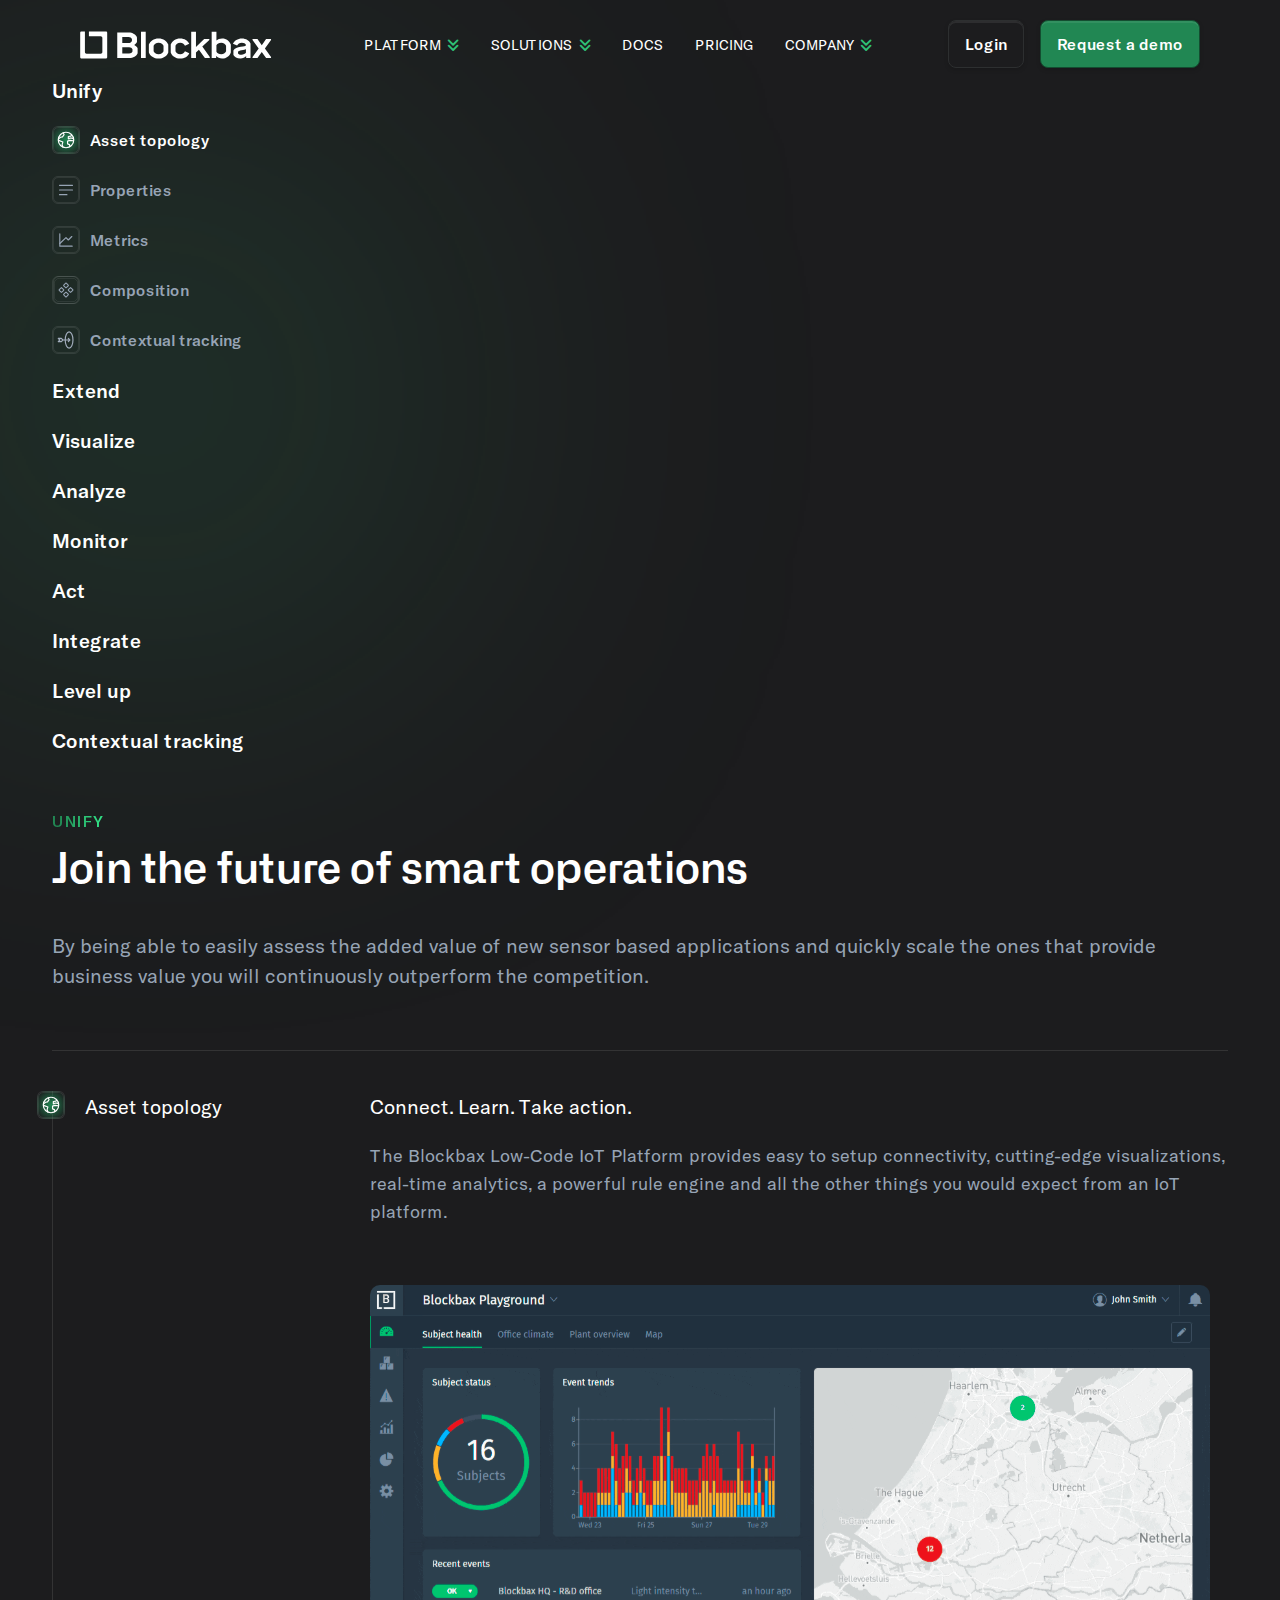
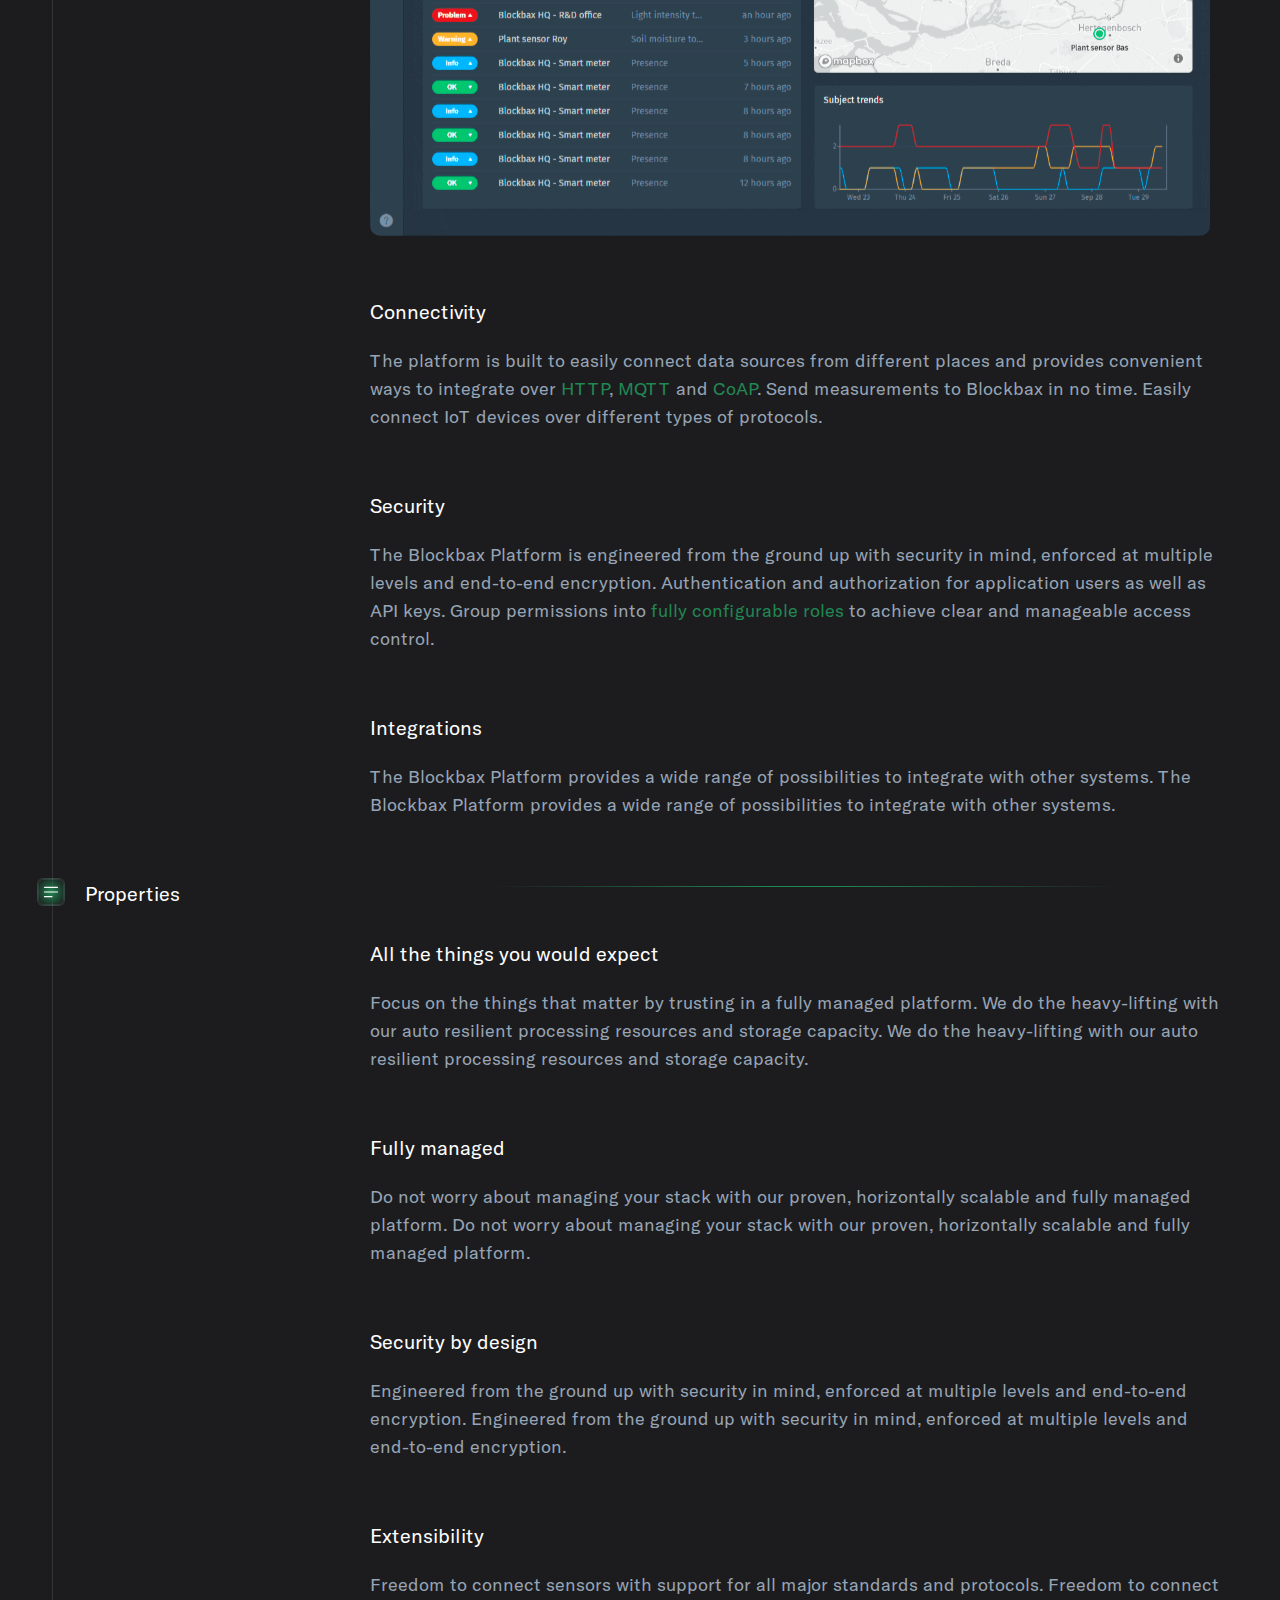
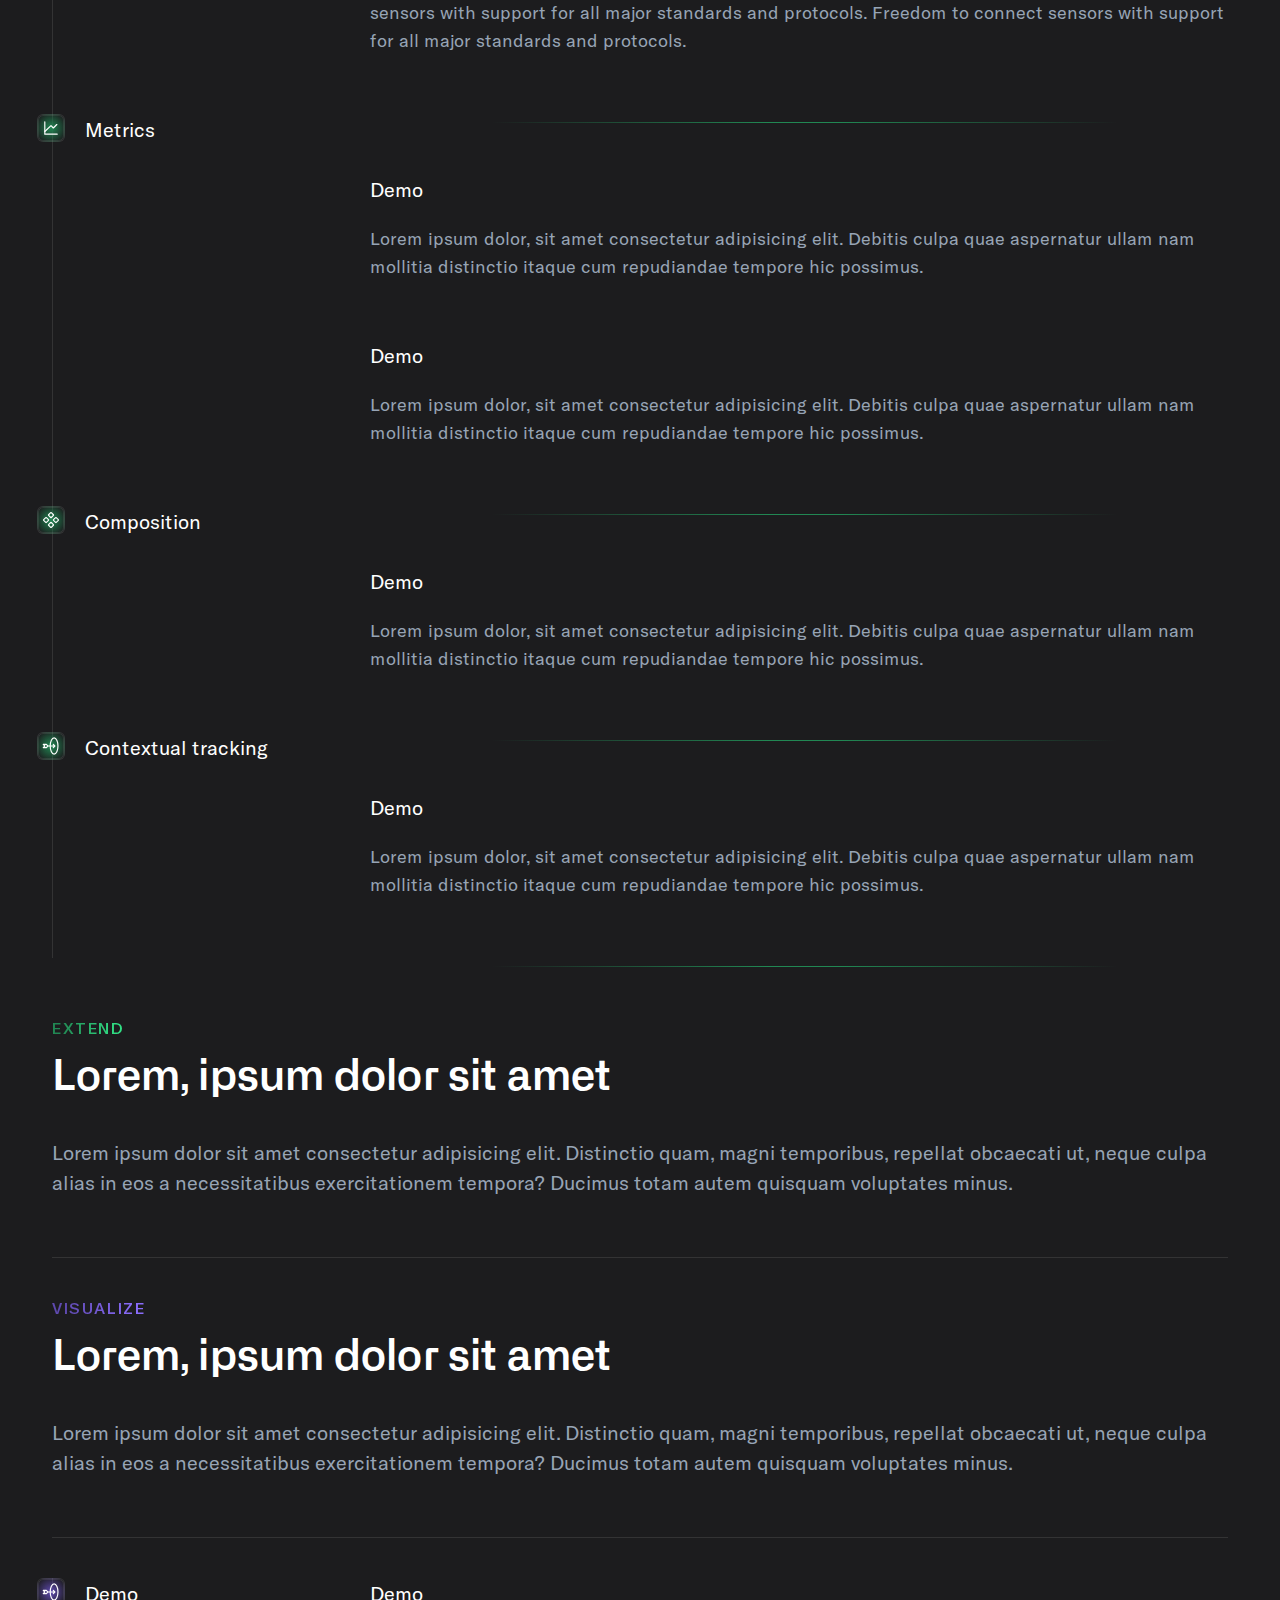
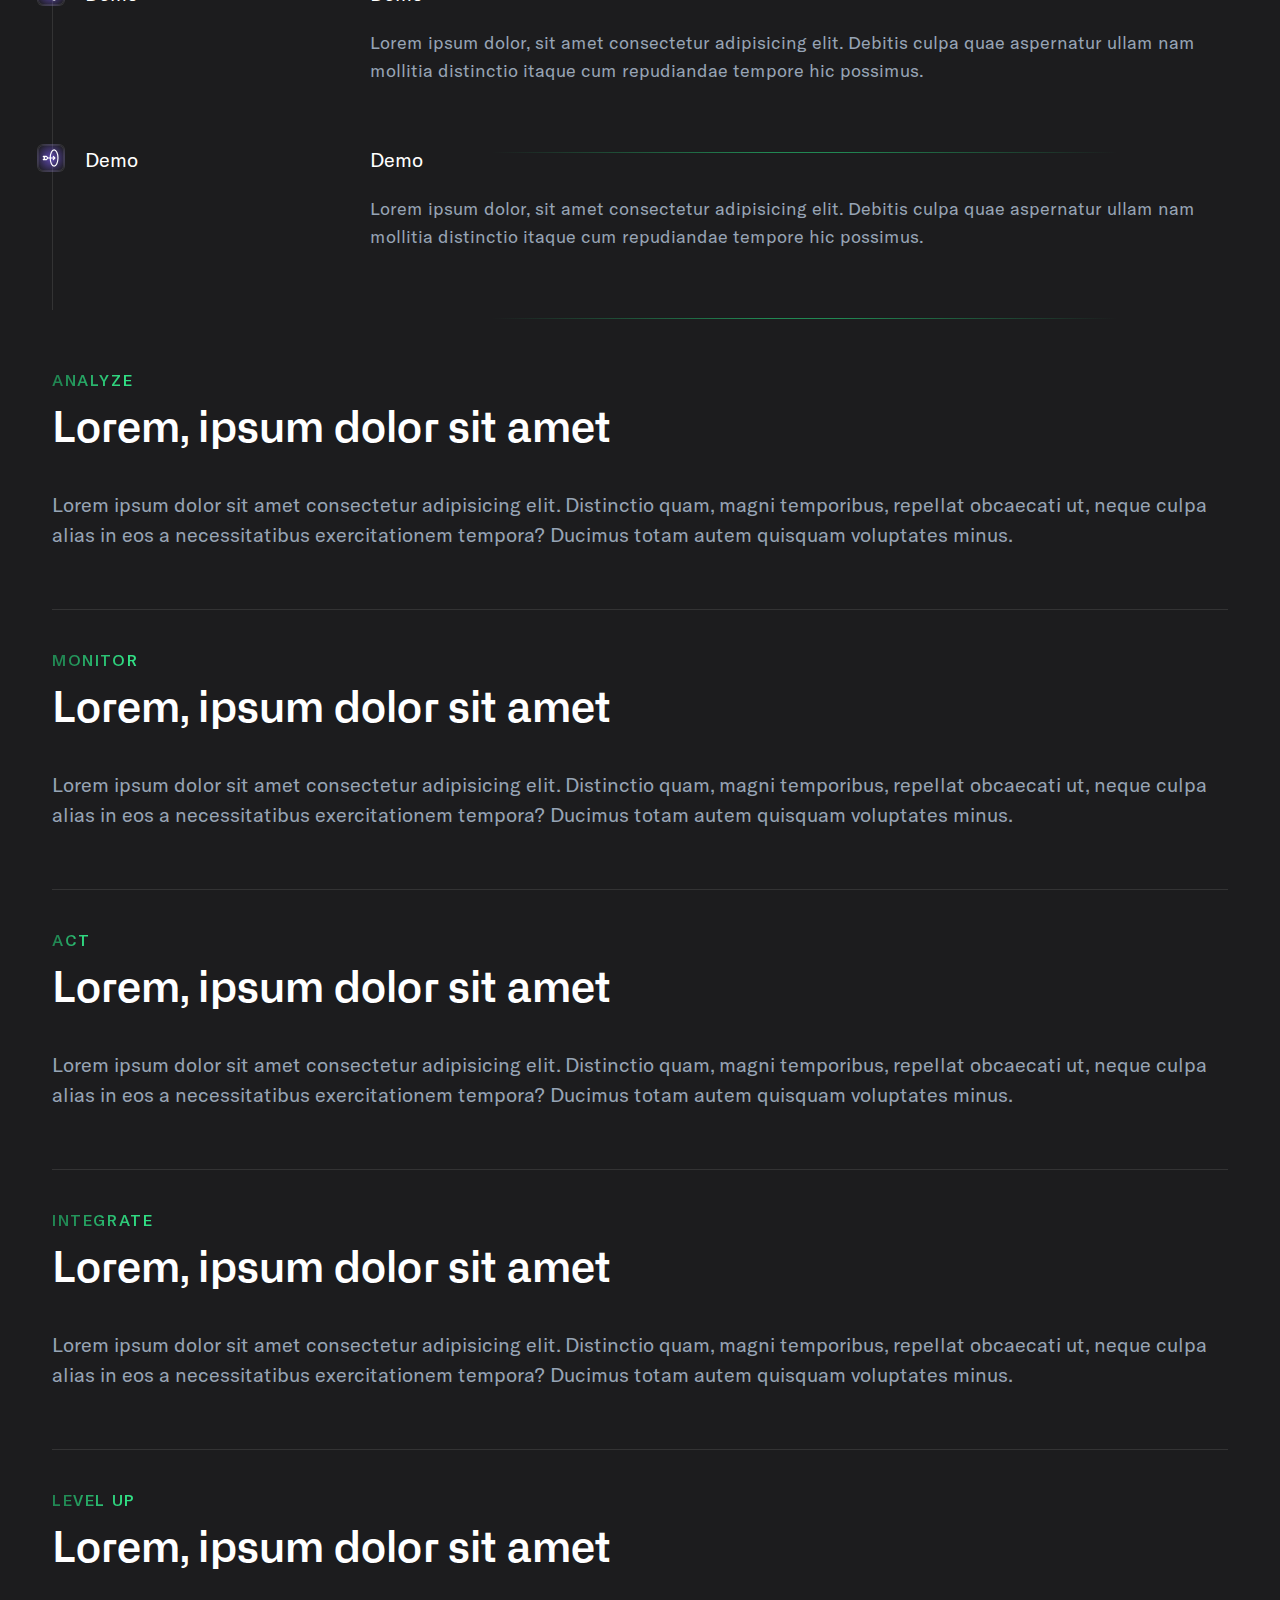
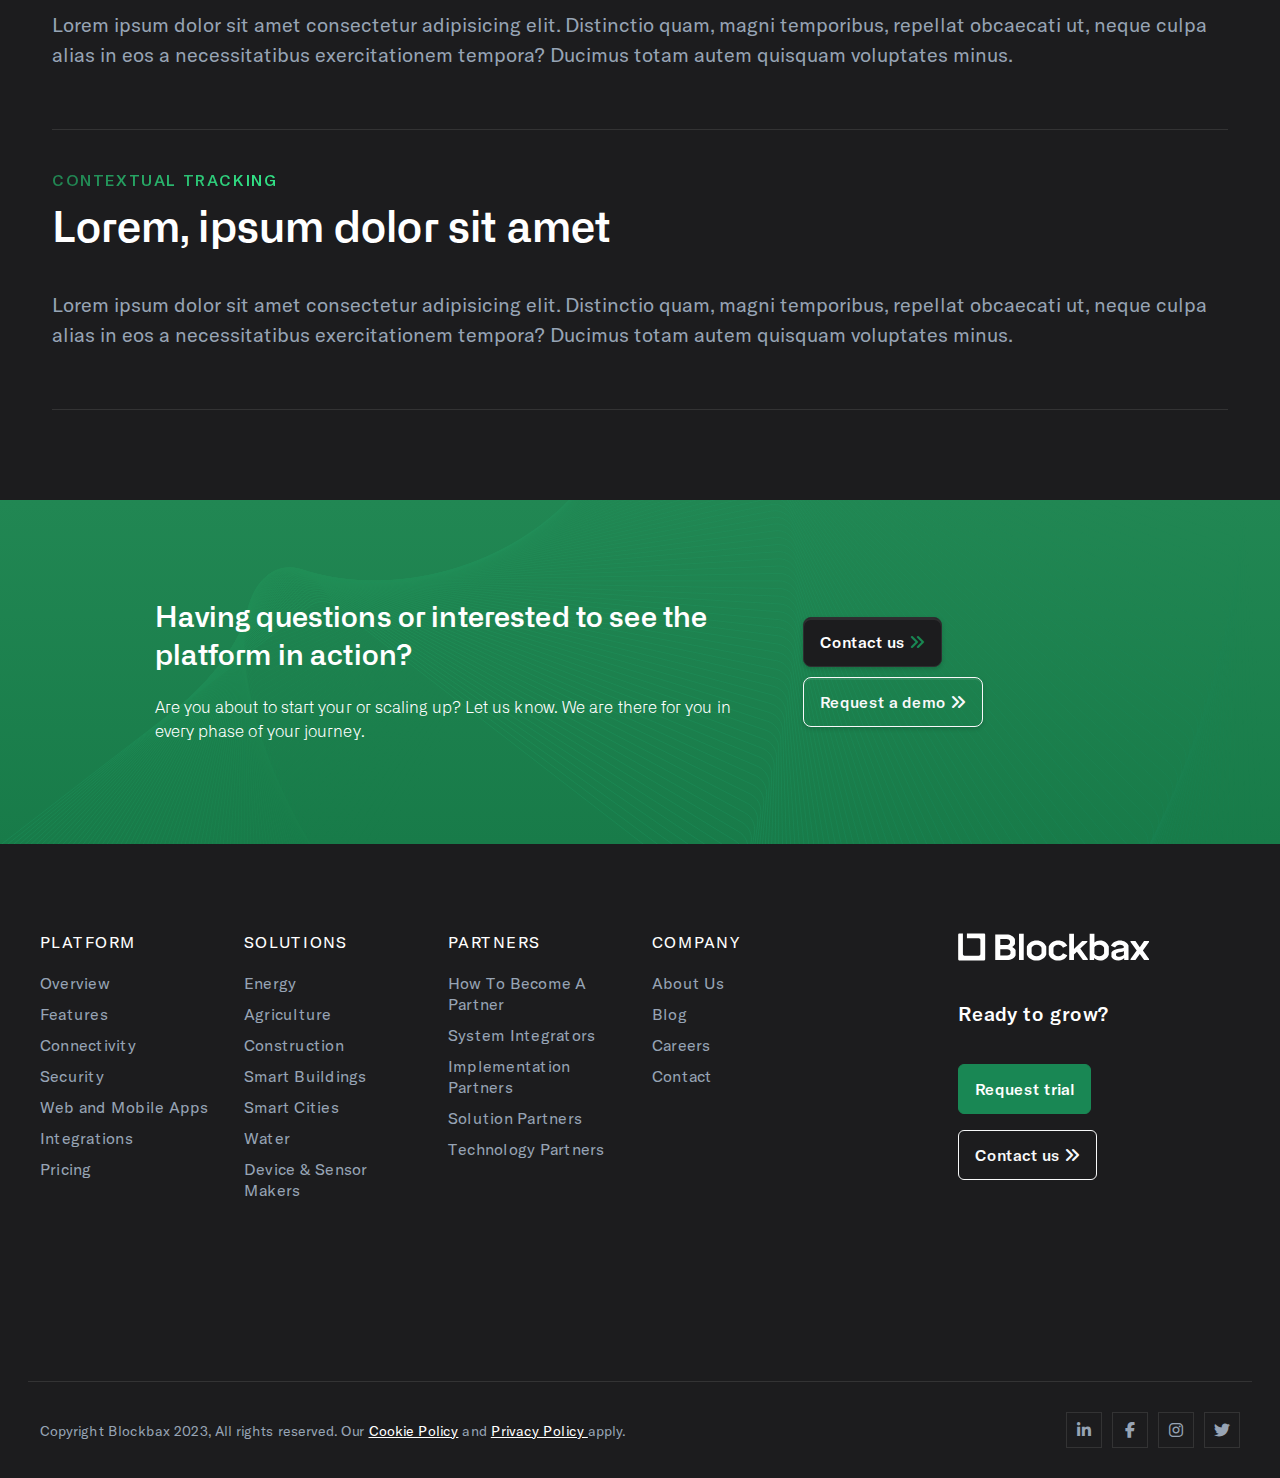
<file: feature-detail-2.html>
<!DOCTYPE html>
<html lang="en">

<head>
  <meta charset="UTF-8" />
  <meta name="viewport" content="width=device-width, initial-scale=1.0" />
  <title>BlockBax | The Low-Code industrial IoT platform | Feature Detail #1</title>
  <link rel="icon" type="image/x-icon" href="assets/image/blockbax-icon-green.svg" />
  <link rel="stylesheet" href="assets/css/bootstrap.min.css" />
  <link rel="stylesheet" href="https://cdnjs.cloudflare.com/ajax/libs/font-awesome/6.5.1/css/all.min.css" />
  <link rel="stylesheet" href="assets/css/slick.css" />
  <link rel="stylesheet" href="assets/css/style.css" />
  <link rel="stylesheet" href="assets/css/font.css" />
  <link rel="stylesheet" href="assets/css/media.css" />
  <script src="https://cdnjs.cloudflare.com/ajax/libs/jquery/3.7.1/jquery.min.js"></script>
</head>

<body>
  <!-- start header section -->
  <div class="bg_img bg_img_1 h-100">
    <header class="header_wrap">
      <nav class="navbar navbar-expand-lg">
        <div class="container-fluid align-items-center px-0">
          <a class="navbar-brand" href="#">
            <img src="assets/image/logo.svg" alt="logo" />
          </a>
          <button class="navbar-toggler" type="button" data-bs-toggle="collapse"
            data-bs-target="#navbarSupportedContent" aria-controls="navbarSupportedContent" aria-expanded="false"
            aria-label="Toggle navigation">
            <!-- <i class="fa-solid fa-bars"></i> -->
            <div id="toggle"></div>
            <div id="sidebar"></div>
          </button>
          <div class="collapse navbar-collapse" id="navbarSupportedContent">
            <ul class="navbar-nav mx-auto mb-2 mb-lg-0">
              <li class="nav-item dropdown">
                <a class="nav-link dropdown-toggle" href="#" role="button" data-bs-toggle="dropdown"
                  aria-expanded="false">
                  platform
                  <i class="fa-solid fa-angles-down"></i>
                </a>
                <ul class="dropdown-menu header_menu1">
                  <div class="row gap_12">
                    <div class="col-sm-6">
                      <ul class="header_menu_list">
                        <li>
                          <img src="assets/image/header-icon/header-icon-1.svg" alt="header_icon_1" />
                          <a href="javascript:void()"> Overview </a>
                        </li>
                        <li>
                          <img src="assets/image/header-icon/header-icon-2.svg" alt="header_icon_2" />
                          <a href="javascript:void()"> Features </a>
                        </li>
                        <li>
                          <img src="assets/image/header-icon/header-icon-3.svg" alt="header_icon_3" />
                          <a href="javascript:void()"> Connectivity </a>
                        </li>
                        <li>
                          <img src="assets/image/header-icon/header-icon-4.svg" alt="header_icon_4" />
                          <a href="javascript:void()"> Security </a>
                        </li>
                      </ul>
                    </div>
                    <div class="col-sm-6">
                      <ul class="header_menu_list">
                        <li>
                          <img src="assets/image/header-icon/header-icon-5.svg" alt="header_icon_5" />
                          <a href="javascript:void()">
                            Web and Mobile Apps
                          </a>
                        </li>
                        <li>
                          <img src="assets/image/header-icon/header-icon-6.svg" alt="header_icon_6" />
                          <a href="javascript:void()"> Integrations </a>
                        </li>
                        <li>
                          <img src="assets/image/header-icon/header-icon-7.svg" alt="header_icon_7" />
                          <a href="javascript:void()"> Pricing </a>
                        </li>
                        <li>
                          <img src="assets/image/header-icon/header-icon-8.svg" alt="header_icon_8" />
                          <a href="javascript:void()"> Sensors </a>
                        </li>
                      </ul>
                    </div>
                  </div>
                </ul>
              </li>
              <li class="nav-item dropdown">
                <a class="nav-link dropdown-toggle" href="#" role="button" data-bs-toggle="dropdown"
                  aria-expanded="false">
                  solutions
                  <i class="fa-solid fa-angles-down"></i>
                </a>
                <ul class="dropdown-menu header_menu1 header_menu2">
                  <div class="row gap_12">
                    <div class="col-sm-6">
                      <p class="header_menu_text">by industry</p>
                      <ul class="header_menu_list">
                        <li>
                          <img src="assets/image/header-icon/header-icon-13.svg" alt="header_icon_13" />
                          <a href="javascript:void()"> Agriculture </a>
                        </li>
                        <li>
                          <img src="assets/image/header-icon/header-icon-14.svg" alt="header_icon_14" />
                          <a href="javascript:void()"> Construction </a>
                        </li>
                        <li>
                          <img src="assets/image/header-icon/header-icon-15.svg" alt="header_icon_15" />
                          <a href="javascript:void()"> Energy </a>
                        </li>
                        <li>
                          <img src="assets/image/header-icon/header-icon-16.svg" alt="header_icon_16" />
                          <a href="javascript:void()"> Logistics </a>
                        </li>
                        <li>
                          <img src="assets/image/header-icon/header-icon-17.svg" alt="header_icon_17" />
                          <a href="javascript:void()"> Maritime </a>
                        </li>
                        <li>
                          <img src="assets/image/header-icon/header-icon-18.svg" alt="header_icon_18" />
                          <a href="javascript:void()"> Manufacturing </a>
                        </li>
                        <li>
                          <img src="assets/image/header-icon/header-icon-19.svg" alt="header_icon_19" />
                          <a href="javascript:void()"> Transportation </a>
                        </li>
                      </ul>
                    </div>
                    <div class="col-sm-6">
                      <p class="header_menu_text">by Solution</p>
                      <ul class="header_menu_list">
                        <li>
                          <a href="javascript:void()">Greenhouse Climate Monitoring</a>
                        </li>
                        <li>
                          <a href="javascript:void()">Water Meter Monitoring</a>
                        </li>
                        <li>
                          <a href="javascript:void()">Water Quality Monitoring</a>
                        </li>
                        <li>
                          <a href="javascript:void()">Heat Pump & Energy Storage Monitoring</a>
                        </li>
                        <li>
                          <a href="javascript:void()">Construction & Road Monitoring</a>
                        </li>
                        <li>
                          <a href="javascript:void()">Machine Condition Monitoring</a>
                        </li>
                        <li>
                          <a href="javascript:void()">Machine Condition Monitoring</a>
                        </li>
                        <li>
                          <a href="javascript:void()">Asset Tracking</a>
                        </li>
                        <li>
                          <a href="javascript:void()">Vessel Tracking & Monitoring</a>
                        </li>
                        <li>
                          <a href="javascript:void()">Solar Plant Monitoring</a>
                        </li>
                      </ul>
                    </div>
                  </div>
                </ul>
              </li>
              <li class="nav-item">
                <a class="nav-link" href="#">docs</a>
              </li>
              <li class="nav-item">
                <a class="nav-link" href="#">pricing</a>
              </li>

              <li class="nav-item dropdown">
                <a class="nav-link dropdown-toggle" href="#" role="button" data-bs-toggle="dropdown"
                  aria-expanded="false">
                  company
                  <i class="fa-solid fa-angles-down"></i>
                </a>
                <ul class="dropdown-menu header_menu1">
                  <div class="row gap_12">
                    <div class="col-sm-6">
                      <ul class="header_menu_list">
                        <li>
                          <img src="assets/image/header-icon/header-icon-9.svg" alt="header_icon_9" />
                          <a href="javascript:void()"> About </a>
                        </li>
                        <li>
                          <img src="assets/image/header-icon/header-icon-10.svg" alt="header_icon_10" />
                          <a href="javascript:void()"> Careers </a>
                        </li>
                      </ul>
                    </div>
                    <div class="col-sm-6">
                      <ul class="header_menu_list">
                        <li>
                          <img src="assets/image/header-icon/header-icon-11.svg" alt="header_icon_11" />
                          <a href="javascript:void()"> Blog </a>
                        </li>
                        <li>
                          <img src="assets/image/header-icon/header-icon-12.svg" alt="header_icon_12" />
                          <a href="javascript:void()"> Contact </a>
                        </li>
                      </ul>
                    </div>
                  </div>
                </ul>
              </li>
            </ul>
            <form class="d-flex align-items-center gap-3 mt-lg-0 mt-3 ms-3 ms-lg-0">
              <button class="common_btn common_btn1">Login</button>
              <button class="common_btn">Request a demo</button>
            </form>
          </div>
        </div>
      </nav>
    </header>
    <div class="bg_gradient"></div>
    <!-- start banner section -->
    <div class="custom_container position-relative">
      <div class="feature_detail_box">
        <!-- left sidebar  -->
        <div class="left_sidebar">
          <div class="feature_list">
            <ul class="d-flex flex-column gap-20 ps-0 list-unstyled">
              <li>
                <a class="menu active" data-bs-toggle="collapse" href="#unify" role="button" aria-expanded="false"
                  aria-controls="unify">Unify</a>
                <ul class="sub_menu collapse show ps-0 list-unstyled" id="unify">
                  <li>
                    <a class="nav active" href="#asset_topology">
                      <div class="icon">
                        <img src="assets/image/icon/asset-topology.svg" alt="icon" class="main">
                        <img src="assets/image/icon/asset-topology-active.svg" alt="icon" class="active">
                      </div>
                      Asset topology
                    </a>
                  </li>
                  <li>
                    <a class="nav" href="#properties">
                      <div class="icon">
                        <img src="assets/image/icon/properties.svg" alt="icon" class="main">
                        <img src="assets/image/icon/properties-active.svg" alt="icon" class="active">
                      </div>
                      Properties
                    </a>
                  </li>
                  <li>
                    <a class="nav" href="#metrics">
                      <div class="icon">
                        <img src="assets/image/icon/metrics.svg" alt="icon" class="main">
                        <img src="assets/image/icon/metrics-active.svg" alt="icon" class="active">
                      </div>
                      Metrics
                    </a>
                  </li>
                  <li>
                    <a class="nav" href="#composition">
                      <div class="icon">
                        <div class="icon">
                          <img src="assets/image/icon/composition.svg" alt="icon" class="main">
                          <img src="assets/image/icon/composition-active.svg" alt="icon" class="active">
                        </div>
                      </div>
                      Composition
                    </a>
                  </li>
                  <li>
                    <a class="nav" href="#contextual_tracking">
                      <div class="icon">
                        <img src="assets/image/icon/contextual-tracking.svg" alt="icon" class="main">
                        <img src="assets/image/icon/contextual-tracking-active.svg" alt="icon" class="active">
                      </div>
                      Contextual tracking
                    </a>
                  </li>
                </ul>
              </li>
              <li>
                <a class="menu " href="#extend">Extend</a>
              </li>
              <li class="color-purple">
                <a class="menu " data-bs-toggle="collapse" href="#visualize" role="button" aria-expanded="false"
                  aria-controls="visualize">Visualize</a>
                <ul class="sub_menu collapse list-unstyled ps-0" id="visualize">
                  <li>
                    <a class="nav" href="#demo">
                      <div class="icon">
                        <img src="assets/image/icon/contextual-tracking.svg" alt="icon" class="main">
                        <img src="assets/image/icon/contextual-tracking-active.svg" alt="icon" class="active">
                      </div>
                      Demo
                    </a>
                  </li>
                  <li>
                    <a class="nav" href="#demo-2">
                      <div class="icon">
                        <img src="assets/image/icon/contextual-tracking.svg" alt="icon" class="main">
                        <img src="assets/image/icon/contextual-tracking-active.svg" alt="icon" class="active">
                      </div>
                      Demo
                    </a>
                  </li>
                </ul>
              </li>
              <li>
                <a class="menu " href="#analyze">Analyze</a>
              </li>
              <li>
                <a class="menu " href="#monitor">Monitor</a>
              </li>
              <li>
                <a class="menu " href="#act">Act</a>
              </li>
              <li>
                <a class="menu " href="#integrate">Integrate</a>
              </li>
              <li>
                <a class="menu " href="#level_up">Level up</a>
              </li>
              <li>
                <a class="menu " href="#contextual_menu_tracking">Contextual tracking</a>
              </li>
            </ul>
          </div>
        </div>
        <!-- right sidebar  -->
        <div class="right_sidebar">
          <div class="main">
            <div class="heading mb_40" id="unify">
              <div class="title">unify</div>
              <h2 class="sub_title">Join the future of smart operations</h2>
              <h5 class="h5-text mb-0">By being able to easily assess the added value of new sensor based
                applications and quickly scale the ones that provide business value you will continuously outperform the
                competition​.</h5>
            </div>
            <!-- Section: Timeline -->
            <section class="position-relative timeline">
              <ul class="timeline-with-icons mb_60">
                <div class="draw-line" id="draw-line-1"></div>
                <li class="timeline-item" id="asset_topology">
                  <span class="timeline-icon">
                    <img src="assets/image/icon/asset-topology-active.svg" alt="icon">
                  </span>

                  <h5 class="fs-20">Asset topology</h5>
                  <div class="border-bottom">
                    <h5 class="fs-20">Connect. Learn. Take action.</h5>
                    <p class="text-p mb_60">
                      The Blockbax Low-Code IoT Platform provides easy to setup connectivity, cutting-edge
                      visualizations, real-time analytics, a powerful rule engine and all the other things you would
                      expect from an IoT platform.
                    </p>
                    <img src="assets/image/banner.svg" alt="banner" class="img-fluid mb_60">
                    <h5 class="fs-20">Connectivity</h5>
                    <p class="text-p mb_60">
                      The platform is built to easily connect data sources from different places and provides
                      convenient ways to integrate over <a href="#">HTTP</a>, <a href="#">MQTT</a> and <a
                        href="#">CoAP</a>. Send measurements to Blockbax in no time.
                      Easily connect IoT devices over different types of protocols.
                    </p>
                    <h5 class="fs-20">Security</h5>
                    <p class="text-p mb_60">
                      The Blockbax Platform is engineered from the ground up with security in mind, enforced at
                      multiple levels and end-to-end encryption​. Authentication and authorization for application
                      users as well as API keys​. Group permissions into <a href="#">fully configurable roles</a> to
                      achieve clear and manageable access control.
                    </p>
                    <h5 class="fs-20">Integrations</h5>
                    <p class="text-p mb_60">
                      The Blockbax Platform provides a wide range of possibilities to integrate with other systems.
                      The Blockbax Platform provides a wide range of possibilities to integrate with other systems.
                    </p>
                  </div>
                </li>

                <li class="timeline-item" id="properties">
                  <span class="timeline-icon">
                    <img src="assets/image/icon/properties-active.svg" alt="icon">
                  </span>
                  <h5 class="fs-20">Properties</h5>
                  <div class="border-bottom mt_60">
                    <h5 class="fs-20">All the things you would expect</h5>
                    <p class="text-p mb_60">
                      Focus on the things that matter by trusting in a fully managed platform. We do the heavy-lifting
                      with our auto resilient processing resources and storage capacity. We do the heavy-lifting with
                      our auto resilient processing resources and storage capacity.
                    </p>
                    <h5 class="fs-20">Fully managed</h5>
                    <p class="text-p mb_60">
                      Do not worry about managing your stack with our proven, horizontally scalable and fully managed
                      platform. Do not worry about managing your stack with our proven, horizontally scalable and
                      fully managed platform.
                    </p>
                    <h5 class="fs-20">Security by design</h5>
                    <p class="text-p mb_60">
                      Engineered from the ground up with security in mind, enforced at multiple levels and end-to-end
                      encryption. Engineered from the ground up with security in mind, enforced at multiple levels and
                      end-to-end encryption.
                    </p>
                    <h5 class="fs-20">Extensibility</h5>
                    <p class="text-p mb_60">
                      Freedom to connect sensors with support for all major standards and protocols. Freedom to
                      connect sensors with support for all major standards and protocols. Freedom to connect sensors
                      with support for all major standards and protocols.
                    </p>
                  </div>
                </li>

                <li class="timeline-item" id="metrics">
                  <span class="timeline-icon">
                    <img src="assets/image/icon/metrics-active.svg" alt="icon">
                  </span>
                  <h5 class="fs-20">Metrics</h5>
                  <div class="border-bottom mt_60">
                    <h5 class="fs-20">Demo</h5>
                    <p class="text-p mb_60">
                      Lorem ipsum dolor, sit amet consectetur adipisicing elit. Debitis culpa quae aspernatur ullam
                      nam mollitia distinctio itaque cum repudiandae tempore hic possimus.
                    </p>
                    <h5 class="fs-20">Demo</h5>
                    <p class="text-p mb_60">
                      Lorem ipsum dolor, sit amet consectetur adipisicing elit. Debitis culpa quae aspernatur ullam
                      nam mollitia distinctio itaque cum repudiandae tempore hic possimus.
                    </p>
                  </div>
                </li>

                <li class="timeline-item" id="composition">
                  <span class="timeline-icon">
                    <img src="assets/image/icon/composition-active.svg" alt="icon">
                  </span>
                  <h5 class="fs-20">Composition</h5>
                  <div class="border-bottom mt_60">
                    <h5 class="fs-20">Demo</h5>
                    <p class="text-p mb_60">
                      Lorem ipsum dolor, sit amet consectetur adipisicing elit. Debitis culpa quae aspernatur ullam
                      nam mollitia distinctio itaque cum repudiandae tempore hic possimus.
                    </p>
                  </div>
                </li>

                <li class="timeline-item" id="contextual_tracking">
                  <span class="timeline-icon">
                    <img src="assets/image/icon/contextual-tracking-active.svg" alt="icon">
                  </span>
                  <h5 class="fs-20"> Contextual tracking</h5>
                  <div class="border-bottom mt_60">
                    <h5 class="fs-20">Demo</h5>
                    <p class="text-p mb_60">
                      Lorem ipsum dolor, sit amet consectetur adipisicing elit. Debitis culpa quae aspernatur ullam
                      nam mollitia distinctio itaque cum repudiandae tempore hic possimus.
                    </p>
                  </div>
                </li>
              </ul>
            </section>

            <div class="heading mb_40" id="extend">
              <div class="title">Extend</div>
              <h2 class="sub_title">Lorem, ipsum dolor sit amet </h2>
              <h5 class="h5-text mb-0">
                Lorem ipsum dolor sit amet consectetur adipisicing elit. Distinctio quam, magni temporibus, repellat
                obcaecati ut, neque culpa alias in eos a necessitatibus exercitationem tempora? Ducimus totam autem
                quisquam voluptates minus.
              </h5>
            </div>
            <div class="heading mb_40" id="visualize">
              <div class="title color-purple">Visualize</div>
              <h2 class="sub_title">Lorem, ipsum dolor sit amet </h2>
              <h5 class="h5-text mb-0">
                Lorem ipsum dolor sit amet consectetur adipisicing elit. Distinctio quam, magni temporibus, repellat
                obcaecati ut, neque culpa alias in eos a necessitatibus exercitationem tempora? Ducimus totam autem
                quisquam voluptates minus.
              </h5>
            </div>
            <!-- Section: Timeline -->
            <section class="position-relative timelines color-purple">
              <ul class="timeline-with-icons1 mb_60">
                <div class="draw-lines" id="draw-line-2"></div>
                <li class="timeline-item" id="demo">
                  <span class="timeline-icon">
                    <img src="assets/image/icon/contextual-tracking-active.svg" alt="icon">
                  </span>
                  <h5 class="fs-20">Demo</h5>
                  <div class="border-bottom ">
                    <h5 class="fs-20">Demo</h5>
                    <p class="text-p mb_60">
                      Lorem ipsum dolor, sit amet consectetur adipisicing elit. Debitis culpa quae aspernatur ullam
                      nam mollitia distinctio itaque cum repudiandae tempore hic possimus.
                    </p>
                  </div>
                </li>
                <li class="timeline-item" id="demo-2">
                  <span class="timeline-icon">
                    <img src="assets/image/icon/contextual-tracking-active.svg" alt="icon">
                  </span>
                  <h5 class="fs-20">Demo</h5>
                  <div class="border-bottom ">
                    <h5 class="fs-20">Demo</h5>
                    <p class="text-p mb_60">
                      Lorem ipsum dolor, sit amet consectetur adipisicing elit. Debitis culpa quae aspernatur ullam
                      nam mollitia distinctio itaque cum repudiandae tempore hic possimus.
                    </p>
                  </div>
                </li>
              </ul>
            </section>
            <div class="heading mb_40" id="analyze">
              <div class="title">Analyze</div>
              <h2 class="sub_title">Lorem, ipsum dolor sit amet </h2>
              <h5 class="h5-text mb-0">
                Lorem ipsum dolor sit amet consectetur adipisicing elit. Distinctio quam, magni temporibus, repellat
                obcaecati ut, neque culpa alias in eos a necessitatibus exercitationem tempora? Ducimus totam autem
                quisquam voluptates minus.
              </h5>
            </div>
            <div class="heading mb_40" id="monitor">
              <div class="title">Monitor</div>
              <h2 class="sub_title">Lorem, ipsum dolor sit amet </h2>
              <h5 class="h5-text mb-0">
                Lorem ipsum dolor sit amet consectetur adipisicing elit. Distinctio quam, magni temporibus, repellat
                obcaecati ut, neque culpa alias in eos a necessitatibus exercitationem tempora? Ducimus totam autem
                quisquam voluptates minus.
              </h5>
            </div>
            <div class="heading mb_40" id="act">
              <div class="title">Act</div>
              <h2 class="sub_title">Lorem, ipsum dolor sit amet </h2>
              <h5 class="h5-text mb-0">
                Lorem ipsum dolor sit amet consectetur adipisicing elit. Distinctio quam, magni temporibus, repellat
                obcaecati ut, neque culpa alias in eos a necessitatibus exercitationem tempora? Ducimus totam autem
                quisquam voluptates minus.
              </h5>
            </div>
            <div class="heading mb_40" id="integrate">
              <div class="title">Integrate</div>
              <h2 class="sub_title">Lorem, ipsum dolor sit amet </h2>
              <h5 class="h5-text mb-0">
                Lorem ipsum dolor sit amet consectetur adipisicing elit. Distinctio quam, magni temporibus, repellat
                obcaecati ut, neque culpa alias in eos a necessitatibus exercitationem tempora? Ducimus totam autem
                quisquam voluptates minus.
              </h5>
            </div>
            <div class="heading mb_40" id="level_up">
              <div class="title">Level up</div>
              <h2 class="sub_title">Lorem, ipsum dolor sit amet </h2>
              <h5 class="h5-text mb-0">
                Lorem ipsum dolor sit amet consectetur adipisicing elit. Distinctio quam, magni temporibus, repellat
                obcaecati ut, neque culpa alias in eos a necessitatibus exercitationem tempora? Ducimus totam autem
                quisquam voluptates minus.
              </h5>
            </div>
            <div class="heading mb_40" id="contextual_menu_tracking">
              <div class="title">Contextual tracking</div>
              <h2 class="sub_title">Lorem, ipsum dolor sit amet </h2>
              <h5 class="h5-text mb-0">
                Lorem ipsum dolor sit amet consectetur adipisicing elit. Distinctio quam, magni temporibus, repellat
                obcaecati ut, neque culpa alias in eos a necessitatibus exercitationem tempora? Ducimus totam autem
                quisquam voluptates minus.
              </h5>
            </div>
          </div>
        </div>
      </div>

    </div>
  </div>

  <!-- more section -->
  <div class="more_section">
    <div class="content">
      <div class="text">
        <h1>Having questions or interested to see the platform in action?</h1>
        <p>Are you about to start your or scaling up? Let us know. We are there for you in every phase of your journey.
        </p>
      </div>
      <div class="button_group w-100 ">
        <button class="btn btn-dark">
          Contact us <i class="fas fa-angles-right text-success"></i>
        </button>
        <button class="btn btn-outline-light">Request a demo <i class="fas fa-angles-right"></i></button>
      </div>
    </div>
  </div>

  <!-- start footer section -->
  <footer class="footer">
    <div class="custom_container">
      <div class="row row-gap-3 justify-content-between">
        <div class="col-md-8">
          <div class="row row-gap-3">
            <div class="col-md-6 col-lg-3">
              <h5 class="text-uppercase">Platform</h5>
              <ul class="list-unstyled">
                <li><a href="#" class="footer-link">Overview</a></li>
                <li><a href="#" class="footer-link">Features</a></li>
                <li><a href="#" class="footer-link">Connectivity</a></li>
                <li><a href="#" class="footer-link">Security</a></li>
                <li>
                  <a href="#" class="footer-link">Web and Mobile Apps</a>
                </li>
                <li><a href="#" class="footer-link">Integrations</a></li>
                <li><a href="#" class="footer-link mb-0">Pricing</a></li>
              </ul>
            </div>
            <div class="col-md-6 col-lg-3">
              <h5 class="text-uppercase">Solutions</h5>
              <ul class="list-unstyled">
                <li><a href="#" class="footer-link">Energy</a></li>
                <li><a href="#" class="footer-link">Agriculture</a></li>
                <li><a href="#" class="footer-link">Construction</a></li>
                <li><a href="#" class="footer-link">Smart Buildings</a></li>
                <li><a href="#" class="footer-link">Smart Cities</a></li>
                <li><a href="#" class="footer-link">Water</a></li>
                <li>
                  <a href="#" class="footer-link mb-0">Device & Sensor Makers</a>
                </li>
              </ul>
            </div>
            <div class="col-md-6 col-lg-3">
              <h5 class="text-uppercase">Partners</h5>
              <ul class="list-unstyled">
                <li>
                  <a href="#" class="footer-link">How To Become A Partner</a>
                </li>
                <li>
                  <a href="#" class="footer-link">System Integrators</a>
                </li>
                <li>
                  <a href="#" class="footer-link">Implementation Partners</a>
                </li>
                <li><a href="#" class="footer-link">Solution Partners</a></li>
                <li>
                  <a href="#" class="footer-link mb-0">Technology Partners</a>
                </li>
              </ul>
            </div>
            <div class="col-md-6 col-lg-3">
              <h5 class="text-uppercase">Company</h5>
              <ul class="list-unstyled">
                <li><a href="#" class="footer-link">About Us</a></li>
                <li><a href="#" class="footer-link">Blog</a></li>
                <li><a href="#" class="footer-link">Careers</a></li>
                <li><a href="#" class="footer-link mb-0">Contact</a></li>
              </ul>
            </div>
          </div>
        </div>
        <div class="col-md-3">
          <div class="company-section text_white">
            <img src="assets/image/logo.svg" alt="logo" class="mb_40" />
            <p class="lead mb_40">Ready to grow?</p>
            <div class="d-flex align-items-center row-gap-3 flex-wrap">
              <button class="btn btn-success">Request trial</button>
              <button class="btn btn-outline-light">
                Contact us <i class="fas fa-angles-right"></i>
              </button>
            </div>
          </div>
        </div>
        <div class="d-flex align-items-center flex-column flex-md-row justify-content-between row-gap-4 bottom_line">
          <p class="mb-0">
            Copyright Blockbax 2023, All rights reserved. Our
            <a href="#" class="text_white">Cookie Policy</a> and
            <a href="#" class="text_white">Privacy Policy </a> apply.
          </p>
          <div class="social-icons">
            <a href="#"><i class="fab fa-linkedin-in"></i></a>
            <a href="#"><i class="fab fa-facebook-f"></i></a>
            <a href="#"><i class="fab fa-instagram"></i></a>
            <a href="#"><i class="fab fa-twitter"></i></a>
          </div>
        </div>
      </div>
    </div>
  </footer>

  <script src="assets/js/jquery-3.7.1.js"></script>
  <script src="assets/js/popper.min.js"></script>
  <script src="assets/js/bootstrap.min.js"></script>
  <script src="assets/js/slick.min.js"></script>
  <script src="assets/js/scripts.js"></script>
</body>

</html>
</file>
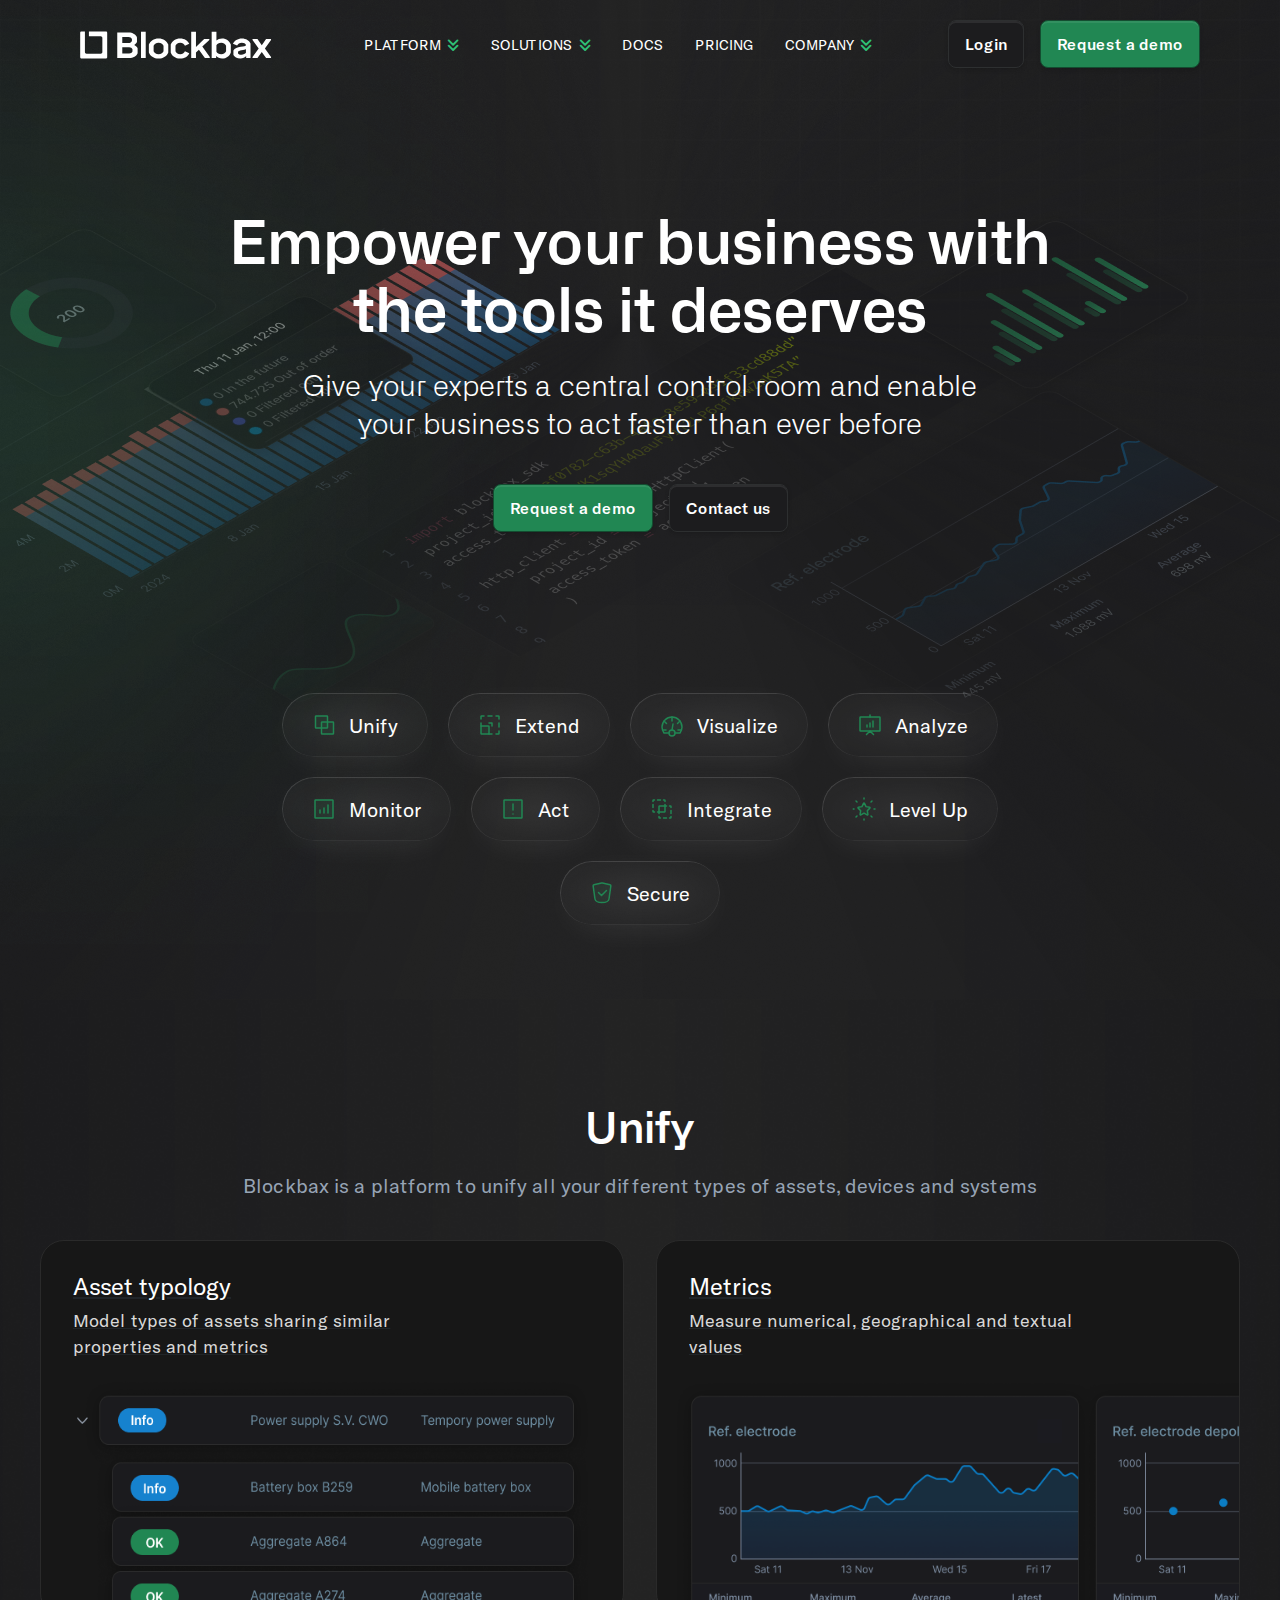
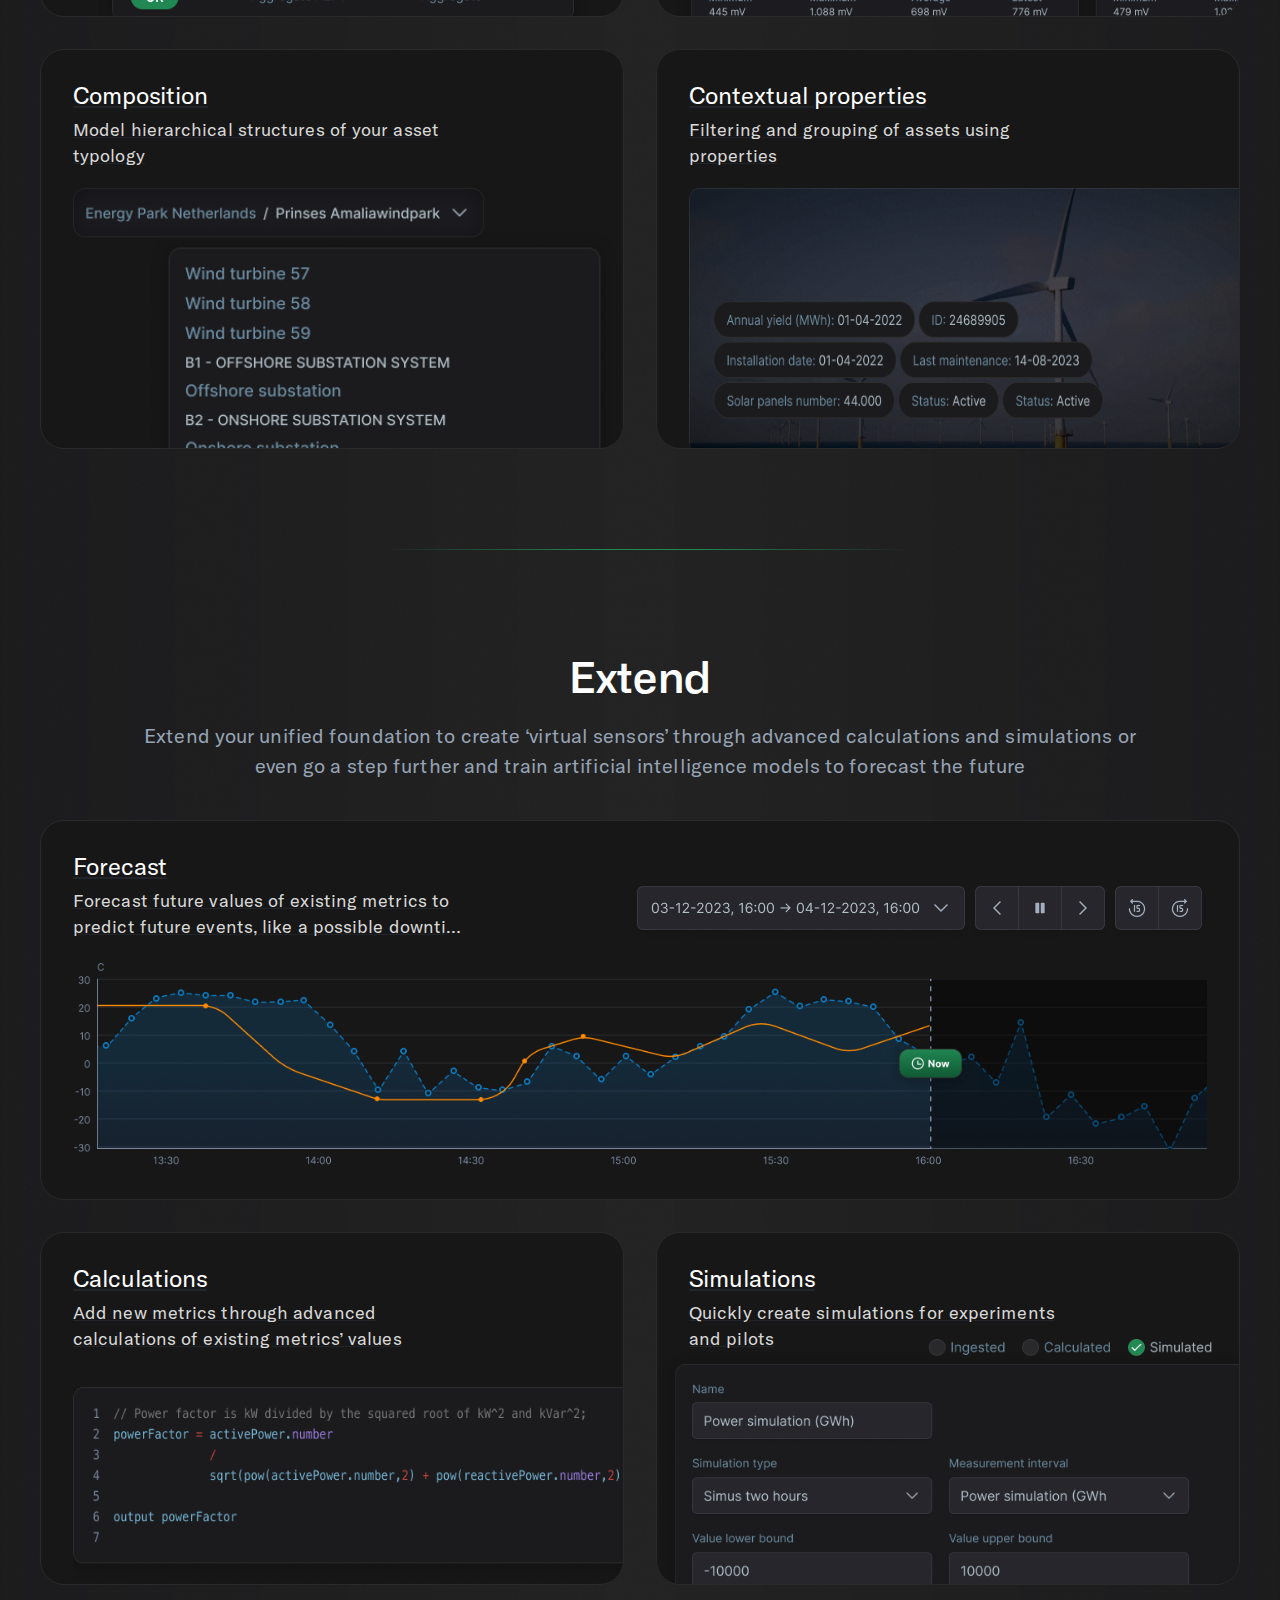
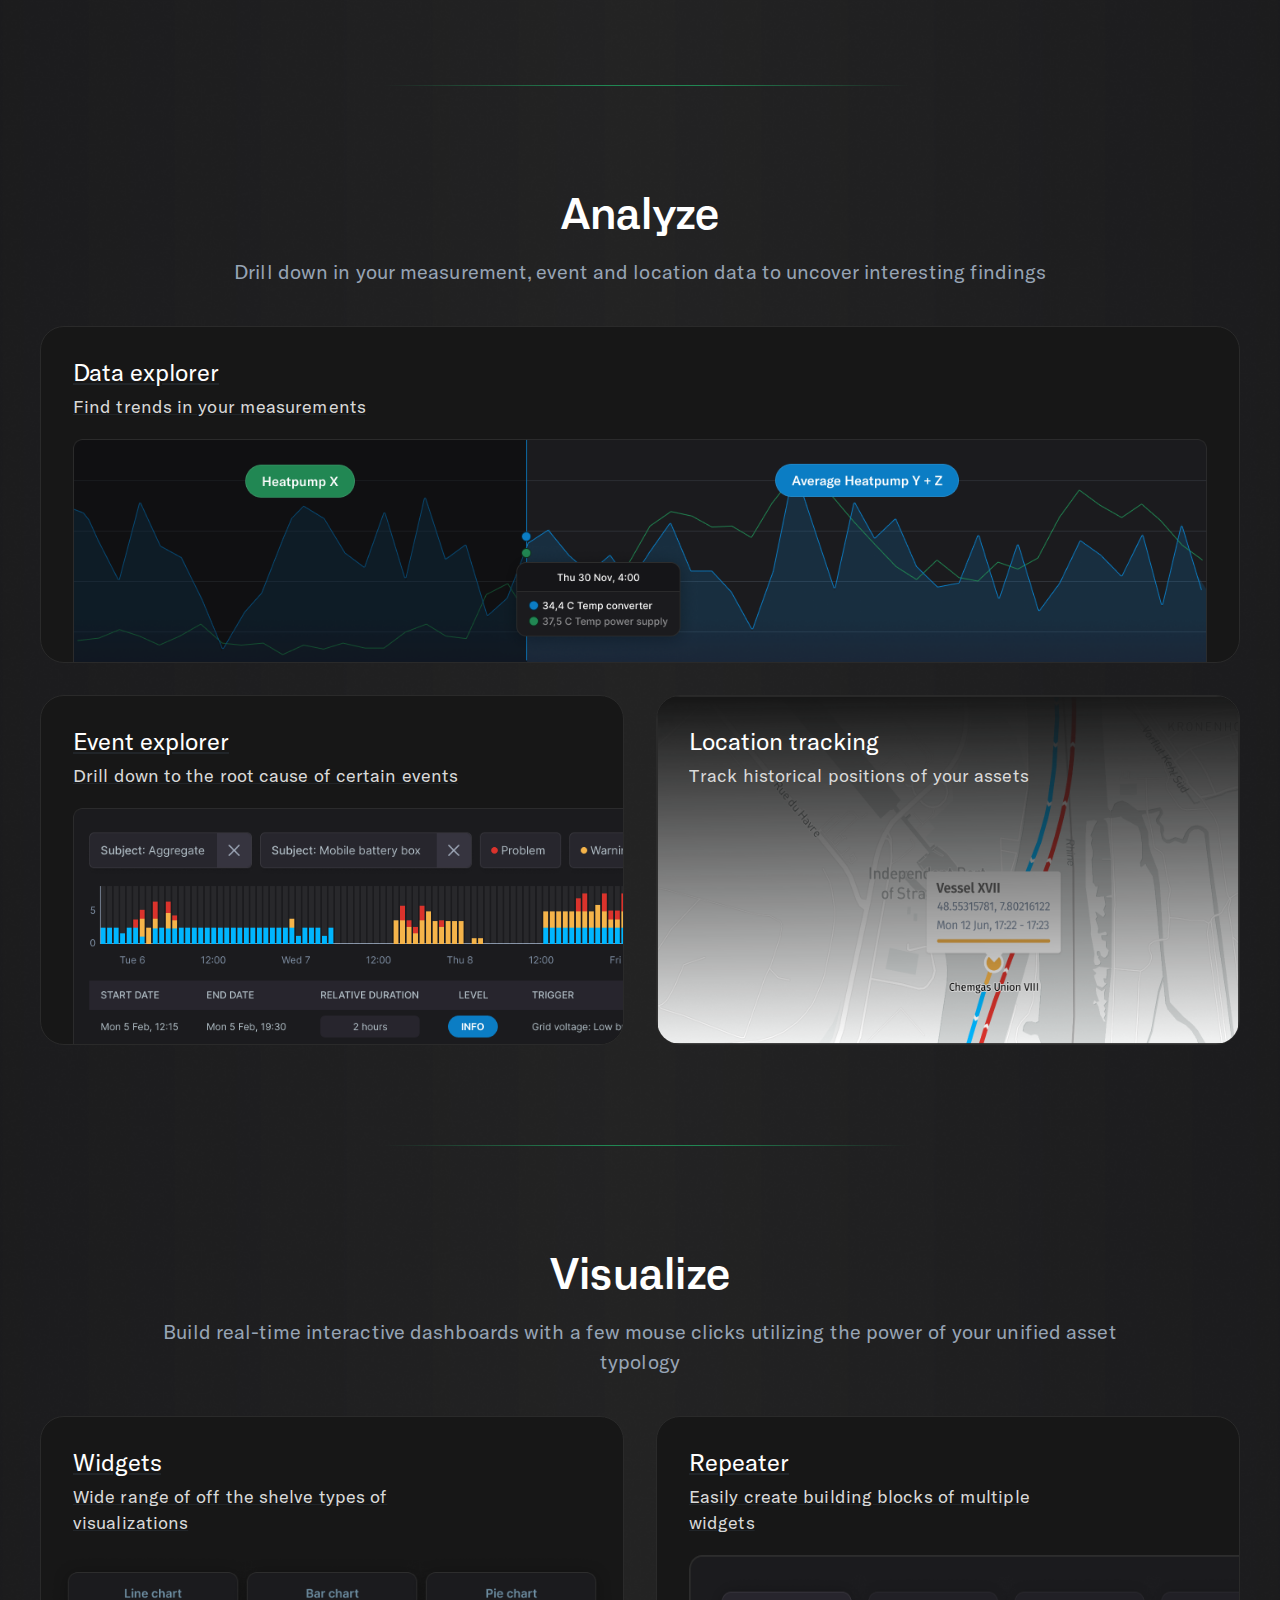
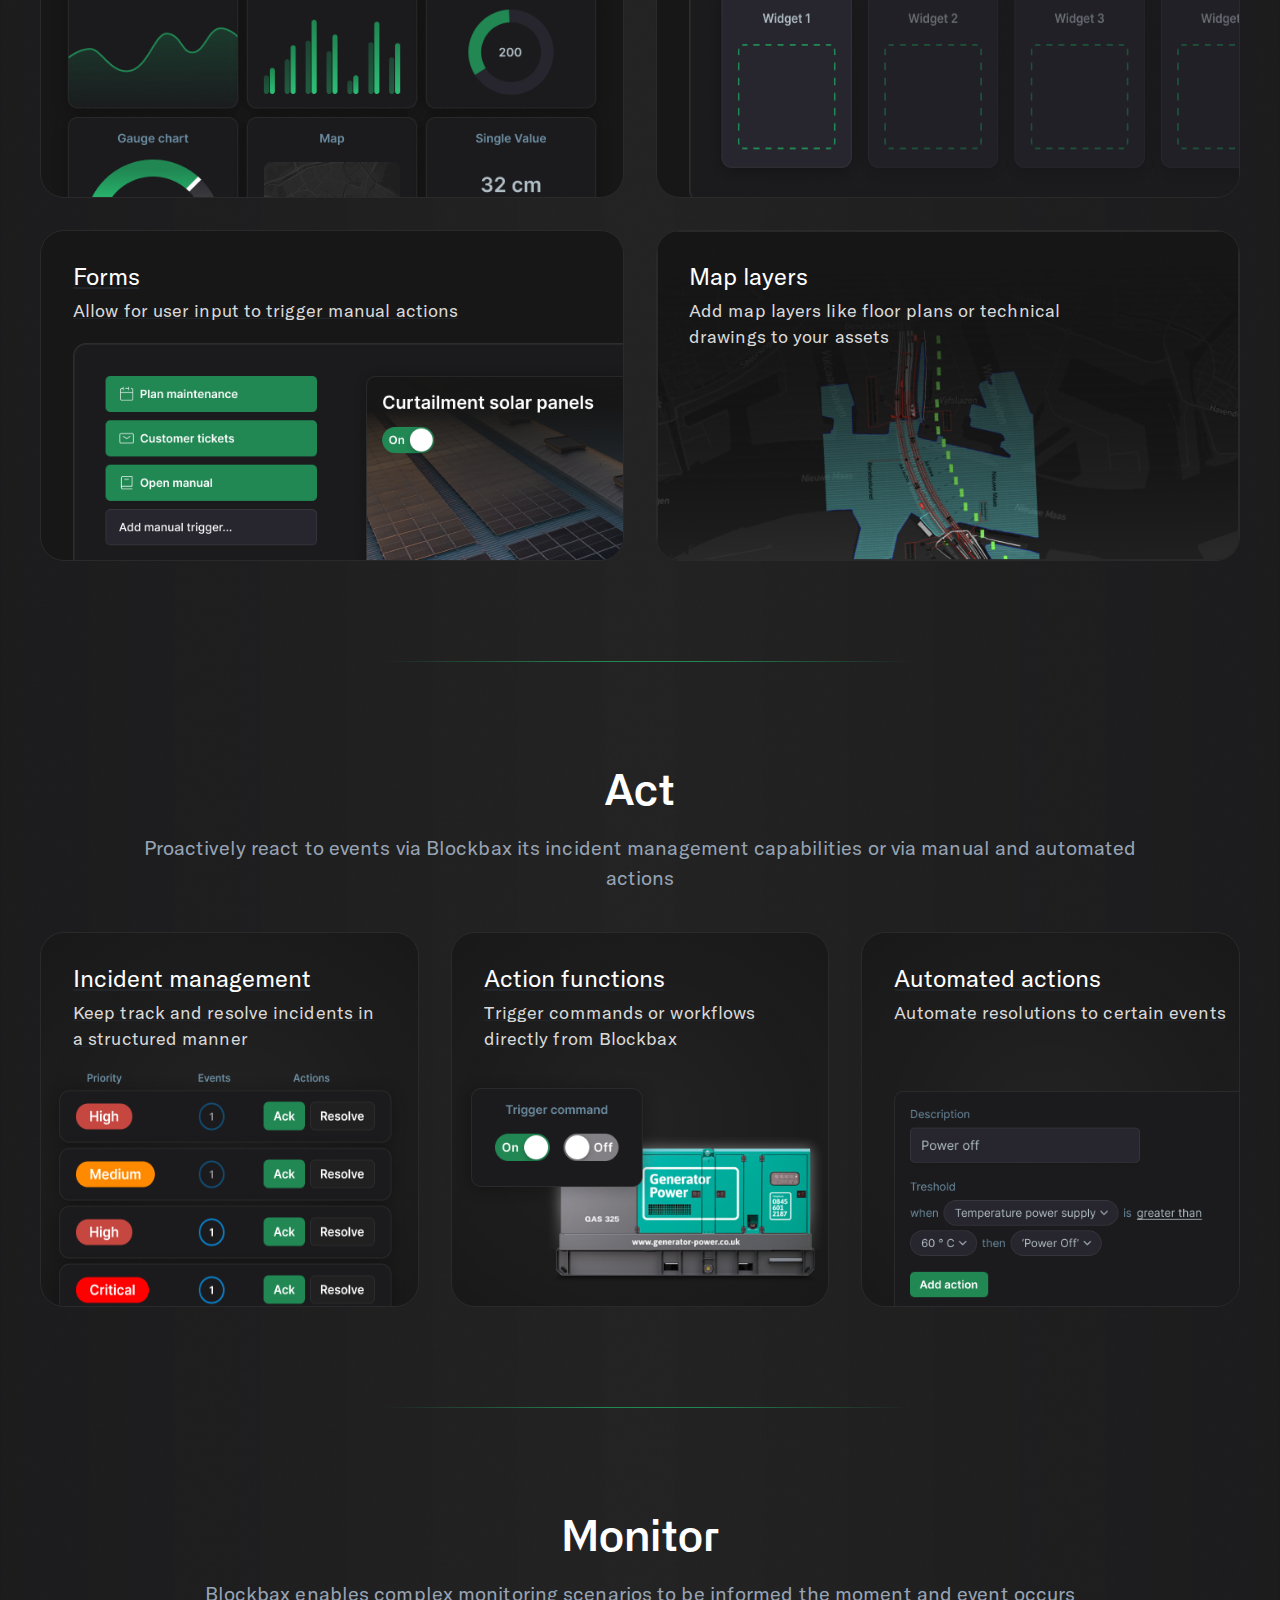
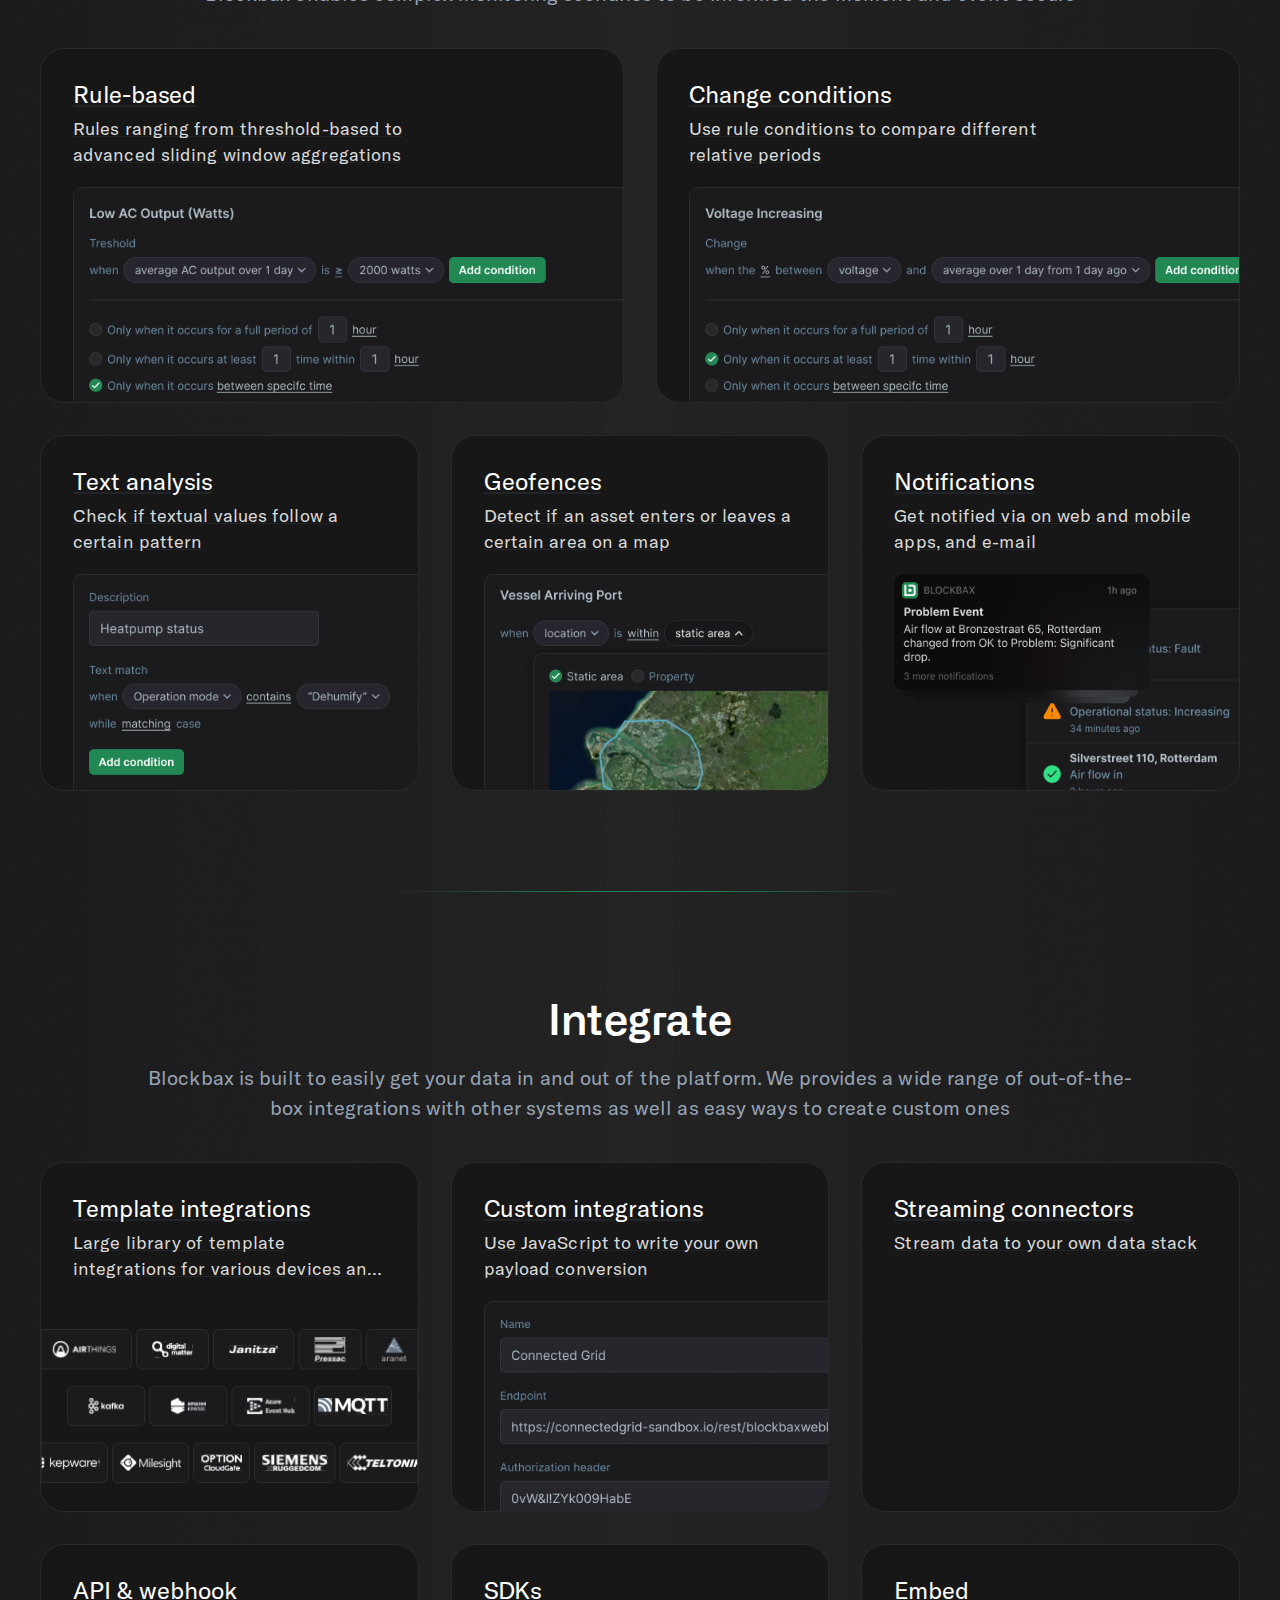
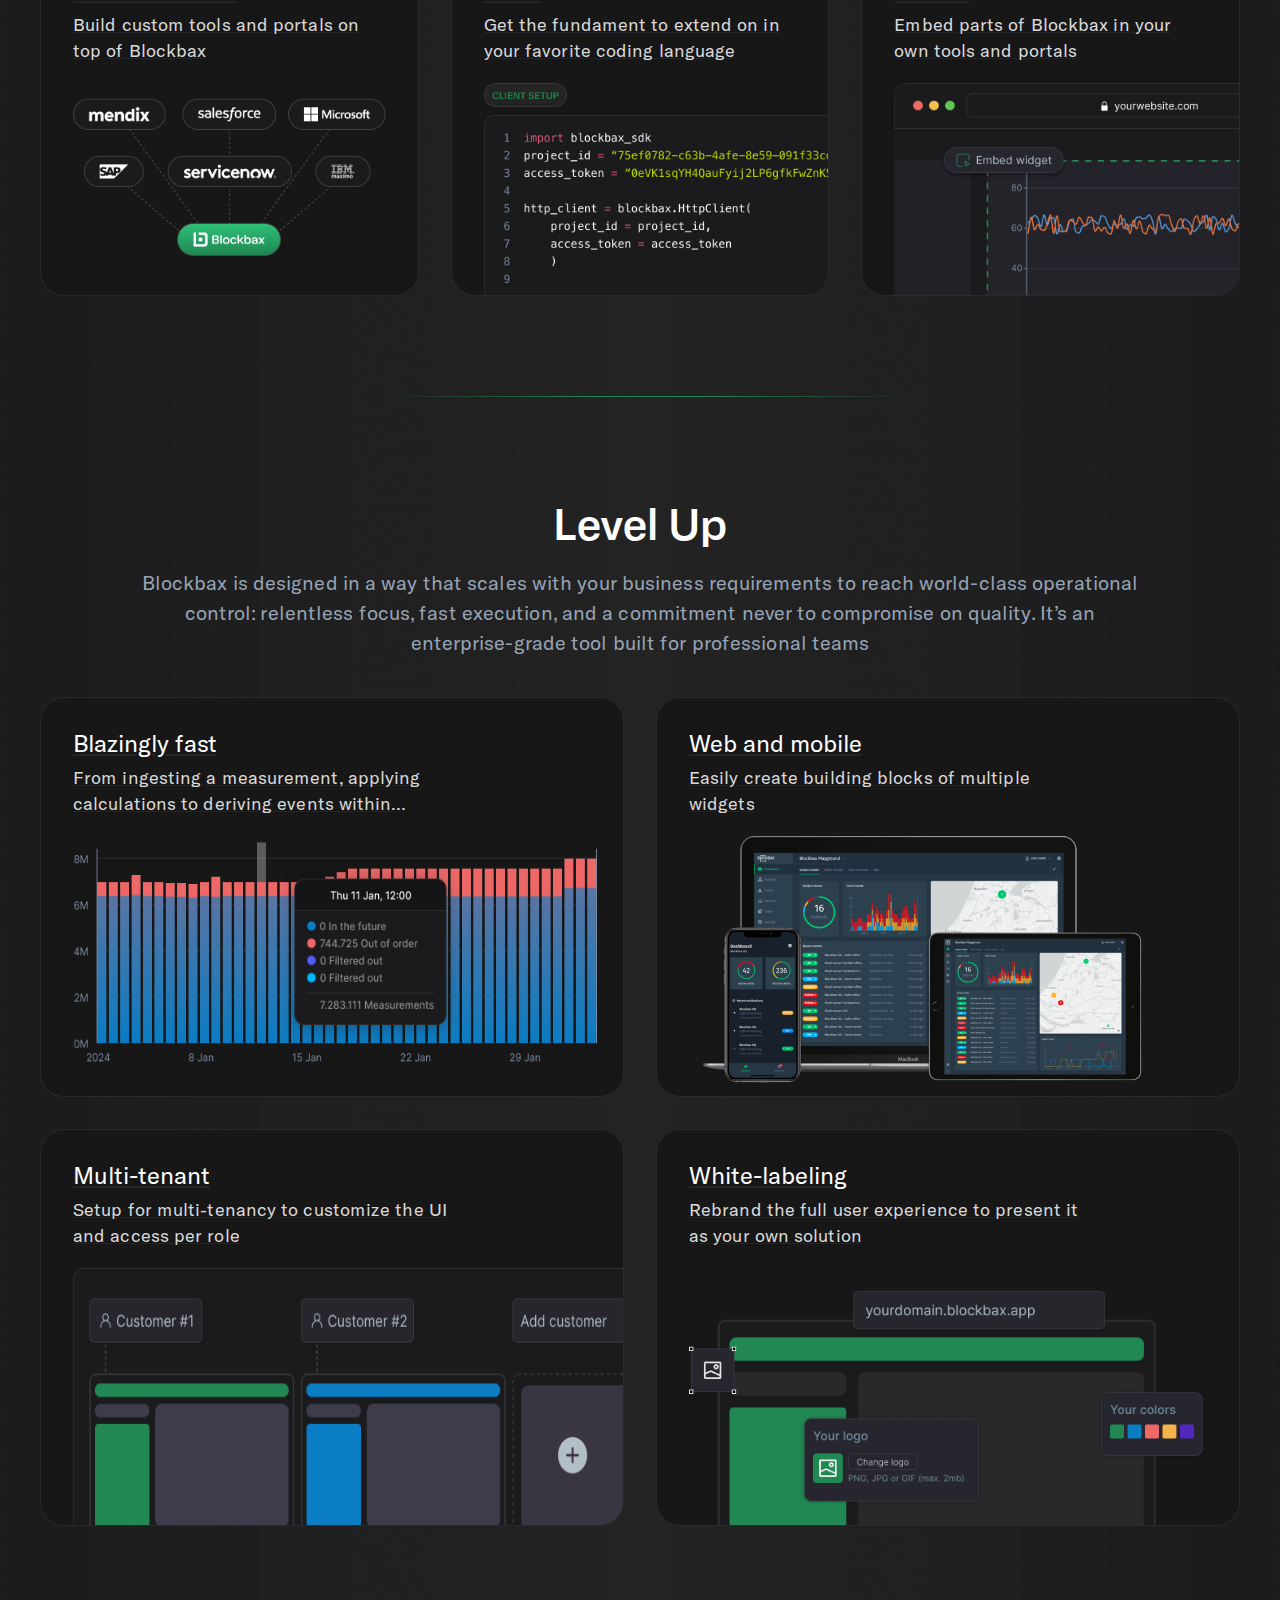
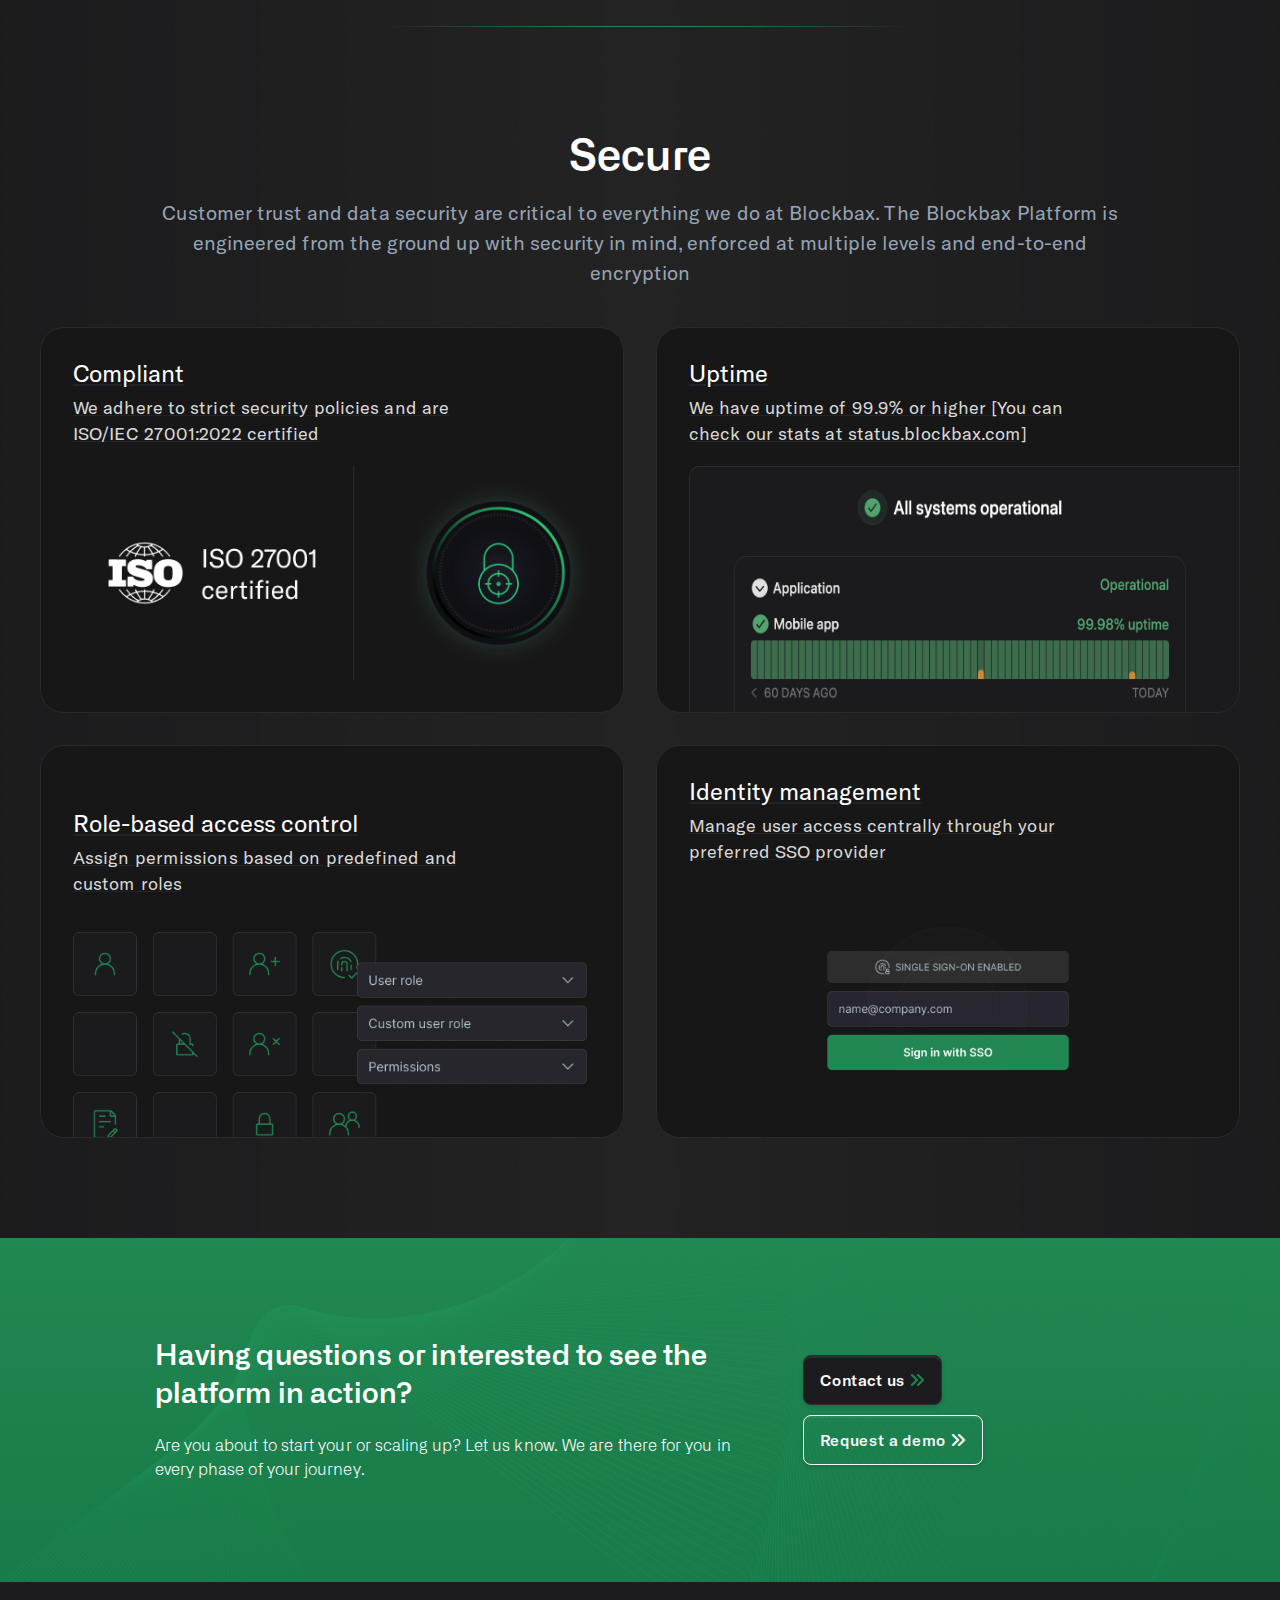
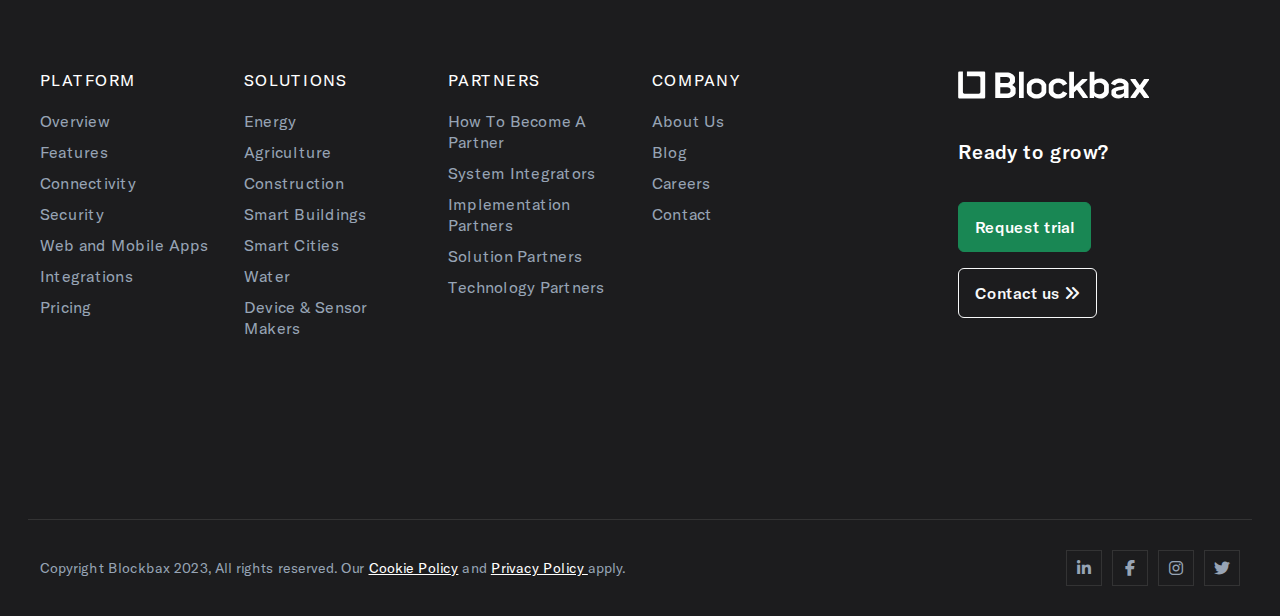
<file: platform.html>
<!DOCTYPE html>
<html lang="en">

<head>
  <meta charset="UTF-8" />
  <meta name="viewport" content="width=device-width, initial-scale=1.0" />
  <title>BlockBax | Platform </title>
  <link rel="icon" type="image/x-icon" href="assets/image/blockbax-icon-green.svg" />
  <link rel="stylesheet" href="assets/css/bootstrap.min.css" />
  <link rel="stylesheet" href="https://cdnjs.cloudflare.com/ajax/libs/font-awesome/6.5.1/css/all.min.css" />
  <link rel="stylesheet" href="assets/css/slick.css" />
  <link rel="stylesheet" href="assets/css/style.css" />
  <link rel="stylesheet" href="assets/css/font.css" />
  <link rel="stylesheet" href="assets/css/media.css" />
  <script src="https://cdnjs.cloudflare.com/ajax/libs/jquery/3.7.1/jquery.min.js"></script>
</head>

<body>
  <!-- start header section -->
  <div class="bg_img platform_img">
    <header class="header_wrap">
      <nav class="navbar navbar-expand-lg">
        <div class="container-fluid align-items-center px-0">
          <a href="#" class="navbar-brand" href="#">
            <img src="assets/image/logo.svg" alt="logo" />
          </a>
          <button class="navbar-toggler" type="button" data-bs-toggle="collapse"
            data-bs-target="#navbarSupportedContent" aria-controls="navbarSupportedContent" aria-expanded="false"
            aria-label="Toggle navigation">
            <!-- <i class="fa-solid fa-bars"></i> -->
            <div id="toggle"></div>
            <div id="sidebar"></div>
          </button>
          <div class="collapse navbar-collapse" id="navbarSupportedContent">
            <ul class="navbar-nav mx-auto mb-2 mb-lg-0">
              <li class="nav-item dropdown">
                <a href="#" class="nav-link dropdown-toggle" href="#" role="button" data-bs-toggle="dropdown"
                  aria-expanded="false">
                  platform
                  <i class="fa-solid fa-angles-down"></i>
                </a>
                <ul class="dropdown-menu header_menu1">
                  <div class="row gap_12">
                    <div class="col-sm-6">
                      <ul class="header_menu_list">
                        <li>
                          <img src="assets/image/header-icon/header-icon-1.svg" alt="header_icon_1" />
                          <a href="javascript:void()"> Overview </a>
                        </li>
                        <li>
                          <img src="assets/image/header-icon/header-icon-2.svg" alt="header_icon_2" />
                          <a href="javascript:void()"> Features </a>
                        </li>
                        <li>
                          <img src="assets/image/header-icon/header-icon-3.svg" alt="header_icon_3" />
                          <a href="javascript:void()"> Connectivity </a>
                        </li>
                        <li>
                          <img src="assets/image/header-icon/header-icon-4.svg" alt="header_icon_4" />
                          <a href="javascript:void()"> Security </a>
                        </li>
                      </ul>
                    </div>
                    <div class="col-sm-6">
                      <ul class="header_menu_list">
                        <li>
                          <img src="assets/image/header-icon/header-icon-5.svg" alt="header_icon_5" />
                          <a href="javascript:void()">
                            Web and Mobile Apps
                          </a>
                        </li>
                        <li>
                          <img src="assets/image/header-icon/header-icon-6.svg" alt="header_icon_6" />
                          <a href="javascript:void()"> Integrations </a>
                        </li>
                        <li>
                          <img src="assets/image/header-icon/header-icon-7.svg" alt="header_icon_7" />
                          <a href="javascript:void()"> Pricing </a>
                        </li>
                        <li>
                          <img src="assets/image/header-icon/header-icon-8.svg" alt="header_icon_8" />
                          <a href="javascript:void()"> Sensors </a>
                        </li>
                      </ul>
                    </div>
                  </div>
                </ul>
              </li>
              <li class="nav-item dropdown">
                <a href="#" class="nav-link dropdown-toggle" href="#" role="button" data-bs-toggle="dropdown"
                  aria-expanded="false">
                  solutions
                  <i class="fa-solid fa-angles-down"></i>
                </a>
                <ul class="dropdown-menu header_menu1 header_menu2">
                  <div class="row gap_12">
                    <div class="col-sm-6">
                      <p class="header_menu_text">by industry</p>
                      <ul class="header_menu_list">
                        <li>
                          <img src="assets/image/header-icon/header-icon-13.svg" alt="header_icon_13" />
                          <a href="javascript:void()"> Agriculture </a>
                        </li>
                        <li>
                          <img src="assets/image/header-icon/header-icon-14.svg" alt="header_icon_14" />
                          <a href="javascript:void()"> Construction </a>
                        </li>
                        <li>
                          <img src="assets/image/header-icon/header-icon-15.svg" alt="header_icon_15" />
                          <a href="javascript:void()"> Energy </a>
                        </li>
                        <li>
                          <img src="assets/image/header-icon/header-icon-16.svg" alt="header_icon_16" />
                          <a href="javascript:void()"> Logistics </a>
                        </li>
                        <li>
                          <img src="assets/image/header-icon/header-icon-17.svg" alt="header_icon_17" />
                          <a href="javascript:void()"> Maritime </a>
                        </li>
                        <li>
                          <img src="assets/image/header-icon/header-icon-18.svg" alt="header_icon_18" />
                          <a href="javascript:void()"> Manufacturing </a>
                        </li>
                        <li>
                          <img src="assets/image/header-icon/header-icon-19.svg" alt="header_icon_19" />
                          <a href="javascript:void()"> Transportation </a>
                        </li>
                      </ul>
                    </div>
                    <div class="col-sm-6">
                      <p class="header_menu_text">by Solution</p>
                      <ul class="header_menu_list">
                        <li>
                          <a href="javascript:void()">Greenhouse Climate Monitoring</a>
                        </li>
                        <li>
                          <a href="javascript:void()">Water Meter Monitoring</a>
                        </li>
                        <li>
                          <a href="javascript:void()">Water Quality Monitoring</a>
                        </li>
                        <li>
                          <a href="javascript:void()">Heat Pump & Energy Storage Monitoring</a>
                        </li>
                        <li>
                          <a href="javascript:void()">Construction & Road Monitoring</a>
                        </li>
                        <li>
                          <a href="javascript:void()">Machine Condition Monitoring</a>
                        </li>
                        <li>
                          <a href="javascript:void()">Machine Condition Monitoring</a>
                        </li>
                        <li>
                          <a href="javascript:void()">Asset Tracking</a>
                        </li>
                        <li>
                          <a href="javascript:void()">Vessel Tracking & Monitoring</a>
                        </li>
                        <li>
                          <a href="javascript:void()">Solar Plant Monitoring</a>
                        </li>
                      </ul>
                    </div>
                  </div>
                </ul>
              </li>
              <li class="nav-item">
                <a href="#" class="nav-link" href="#">docs</a>
              </li>
              <li class="nav-item">
                <a href="#" class="nav-link" href="#">pricing</a>
              </li>

              <li class="nav-item dropdown">
                <a href="#" class="nav-link dropdown-toggle" href="#" role="button" data-bs-toggle="dropdown"
                  aria-expanded="false">
                  company
                  <i class="fa-solid fa-angles-down"></i>
                </a>
                <ul class="dropdown-menu header_menu1">
                  <div class="row gap_12">
                    <div class="col-sm-6">
                      <ul class="header_menu_list">
                        <li>
                          <img src="assets/image/header-icon/header-icon-9.svg" alt="header_icon_9" />
                          <a href="javascript:void()"> About </a>
                        </li>
                        <li>
                          <img src="assets/image/header-icon/header-icon-10.svg" alt="header_icon_10" />
                          <a href="javascript:void()"> Careers </a>
                        </li>
                      </ul>
                    </div>
                    <div class="col-sm-6">
                      <ul class="header_menu_list">
                        <li>
                          <img src="assets/image/header-icon/header-icon-11.svg" alt="header_icon_11" />
                          <a href="javascript:void()"> Blog </a>
                        </li>
                        <li>
                          <img src="assets/image/header-icon/header-icon-12.svg" alt="header_icon_12" />
                          <a href="javascript:void()"> Contact </a>
                        </li>
                      </ul>
                    </div>
                  </div>
                </ul>
              </li>
            </ul>
            <form class="d-flex align-items-center gap-3 mt-lg-0 mt-3 ms-3 ms-lg-0">
              <button class="common_btn common_btn1">Login</button>
              <button class="common_btn">Request a demo</button>
            </form>
          </div>
        </div>
      </nav>
    </header>

    <!-- start banner section -->
    <div class="custom_container position-relative">
      <div class="banner_section">
        <h1>Empower your business with
          the tools it deserves</h1>
        <h5 class="text-white">
          Give your experts a central control room and enable
          your business to act faster than ever before
        </h5>
        <div class="d-flex align-items-center justify-content-center gap-3">
          <button class="common_btn">Request a demo</button>
          <button class="common_btn common_btn1 d-flex align-items-center">
            Contact us
          </button>
        </div>
      </div>

      <div class="link-btns mx-auto">
        <a href="#Unify">
          <img src="assets/image/icon/icon-1.svg" alt="icon">
          <span>Unify</span>
        </a>
        <a href="#Extend">
          <img src="assets/image/icon/icon-2.svg" alt="icon">
          <span>Extend</span>
        </a>
        <a href="#Visualize">
          <img src="assets/image/icon/icon-3.svg" alt="icon">
          <span>Visualize</span>
        </a>
        <a href="#Analyze">
          <img src="assets/image/icon/icon-4.svg" alt="icon">
          <span>Analyze</span>
        </a>
        <a href="#Monitor">
          <img src="assets/image/icon/icon-5.svg" alt="icon">
          <span>Monitor</span>
        </a>
        <a href="#Act">
          <img src="assets/image/icon/icon-6.svg" alt="icon">
          <span>Act</span>
        </a>
        <a href="#Integrate">
          <img src="assets/image/icon/icon-7.svg" alt="icon">
          <span>Integrate</span>
        </a>
        <a href="#Level-Up">
          <img src="assets/image/icon/icon-8.svg" alt="icon">
          <span>Level Up</span>
        </a>
        <a href="#Secure">
          <img src="assets/image/icon/icon-9.svg" alt="icon">
          <span>Secure</span>
        </a>
      </div>
    </div>
  </div>

  <div class="bg-black-img">
    <!-- Unify  -->
    <div id="Unify" class="commom-100">
      <div class="custom_container">
        <div class="common-title">
          <h3>Unify</h3>
          <p>Blockbax is a platform to unify all your different types of assets, devices and systems</p>
        </div>
        <div class="row gap-32 justify-content-center">
          <div class="col-md-6">
            <a href="#" class="card common-card p-32 pb-0">
              <div class="icon">
                <i class="fa fa-solid fa-arrow-up"></i>
              </div>
              <div class="header p-0">
                <h4>Asset typology</h4>
                <p>Model types of assets sharing similar properties and metrics</p>
              </div>
              <img src="assets/image/card/unify-1.png" alt="unify-1" class="img-fluid main-img">
            </a>
          </div>
          <div class="col-md-6">
            <a href="#" class="card common-card">
              <div class="icon">
                <i class="fa fa-solid fa-arrow-up"></i>
              </div>
              <div class="header">
                <h4>Metrics</h4>
                <p>Measure numerical, geographical and textual values</p>
              </div>
              <img src="assets/image/card/unify-2.png" alt="unify-2" class="img-fluid main-img ms-3">
            </a>
          </div>
          <div class="col-md-6">
            <a href="#" class="card common-card">
              <div class="icon">
                <i class="fa fa-solid fa-arrow-up"></i>
              </div>
              <div class="header">
                <h4>Composition</h4>
                <p>Model hierarchical structures of your asset typology</p>
              </div>
              <img src="assets/image/card/unify-3.png" alt="unify-3" class="img-fluid main-img ms-32">
            </a>
          </div>
          <div class="col-md-6">
            <a href="#" class="card common-card">
              <div class="icon">
                <i class="fa fa-solid fa-arrow-up"></i>
              </div>
              <div class="header">
                <h4>Contextual properties</h4>
                <p>Filtering and grouping of assets using properties</p>
              </div>
              <img src="assets/image/card/unify-4.png" alt="unify-4" class="img-fluid main-img ms-32">
            </a>
          </div>
        </div>
      </div>
    </div>
    <div class="bg-color-line"></div>

    <!-- Extend -->
    <div id="Extend" class="commom-100">
      <div class="custom_container">
        <div class="common-title">
          <h3>Extend</h3>
          <p>Extend your unified foundation to create ‘virtual sensors’ through advanced calculations and simulations or
            even go a step further and train artificial intelligence models to forecast the future</p>
        </div>
        <div class="row gap-32 justify-content-center">
          <div class="col-12">
            <a href="#" class="card common-card p-32">
              <div class="icon">
                <i class="fa fa-solid fa-arrow-up"></i>
              </div>
              <div
                class="header d-flex align-items-start align-items-lg-end flex-column flex-lg-row justify-content-between w-100 gap-20 p-0">
                <div>
                  <h4>Forecast</h4>
                  <p>Forecast future values of existing metrics to predict future events, like a possible downtime which
                    requires maintenance</p>
                </div>
                <img src="assets/image/card/controls.png" alt="controls" class="img-fluid">
              </div>
              <img src="assets/image/card/extend-1.png" alt="extend-1" class="img-fluid main-img">
            </a>
          </div>
          <div class="col-md-6">
            <a href="#" class="card common-card">
              <div class="icon">
                <i class="fa fa-solid fa-arrow-up"></i>
              </div>
              <div class="header mb-3">
                <h4>Calculations</h4>
                <p>Add new metrics through advanced calculations of existing metrics’ values</p>
              </div>
              <img src="assets/image/card/extend-2.png" alt="extend-2" class="img-fluid main-img ms-32">
            </a>
          </div>
          <div class="col-md-6">
            <a href="#" class="card common-card">
              <div class="icon">
                <i class="fa fa-solid fa-arrow-up"></i>
              </div>
              <div class="header">
                <h4>Simulations</h4>
                <p>Quickly create simulations for experiments and pilots</p>
              </div>
              <img src="assets/image/card/extend-3.png" alt="extend-3" class="img-fluid main-img mt-n32">
            </a>
          </div>
        </div>
      </div>
    </div>
    <div class="bg-color-line"></div>

    <!-- Analyze -->
    <div id="Analyze" class="commom-100">
      <div class="custom_container">
        <div class="common-title">
          <h3>Analyze</h3>
          <p>Drill down in your measurement, event and location data to uncover interesting findings</p>
        </div>
        <div class="row gap-32 justify-content-center">
          <div class="col-12">
            <a href="#" class="card common-card p-32 pb-0">
              <div class="icon">
                <i class="fa fa-solid fa-arrow-up"></i>
              </div>
              <div class="header py-0 ps-0">
                <h4>Data explorer</h4>
                <p>Find trends in your measurements</p>
              </div>
              <img src="assets/image/card/analyze-1.png" alt="analyze-1" class="img-fluid main-img">
            </a>
          </div>
          <div class="col-md-6">
            <a href="#" class="card common-card">
              <div class="icon">
                <i class="fa fa-solid fa-arrow-up"></i>
              </div>
              <div class="header">
                <h4>Event explorer</h4>
                <p>Drill down to the root cause of certain events</p>
              </div>
              <img src="assets/image/card/analyze-2.png" alt="analyze-2" class="img-fluid main-img ms-32">
            </a>
          </div>
          <div class="col-md-6">
            <a href="#" class="card common-card gap-0">
              <img src="assets/image/card/analyze-3.png" alt="analyze-3" class="img-fluid main-img">
              <div class="card-img-overlay p-0">
                <div class="icon">
                  <i class="fa fa-solid fa-arrow-up"></i>
                </div>
                <div class="header">
                  <h4>Location tracking</h4>
                  <p>Track historical positions of your assets</p>
                </div>
              </div>
            </a>
          </div>
        </div>
      </div>
    </div>
    <div class="bg-color-line"></div>

    <!-- Visualize -->
    <div id="Visualize" class="commom-100">
      <div class="custom_container">
        <div class="common-title">
          <h3>Visualize</h3>
          <p>Build real-time interactive dashboards with a few mouse clicks utilizing the power of your unified asset
            typology</p>
        </div>
        <div class="row gap-32 justify-content-center">
          <div class="col-md-6">
            <a href="#" class="card common-card">
              <div class="icon">
                <i class="fa fa-solid fa-arrow-up"></i>
              </div>
              <div class="header">
                <h4>Widgets</h4>
                <p>Wide range of off the shelve types of visualizations</p>
              </div>
              <img src="assets/image/card/visualize-1.png" alt="visualize-1" class="img-fluid main-img px-2">
            </a>
          </div>
          <div class="col-md-6">
            <a href="#" class="card common-card">
              <div class="icon">
                <i class="fa fa-solid fa-arrow-up"></i>
              </div>
              <div class="header">
                <h4>Repeater</h4>
                <p>Easily create building blocks of multiple widgets</p>
              </div>
              <img src="assets/image/card/visualize-2.png" alt="visualize-2" class="img-fluid main-img ms-32">
            </a>
          </div>
          <div class="col-md-6">
            <a href="#" class="card common-card">
              <div class="icon">
                <i class="fa fa-solid fa-arrow-up"></i>
              </div>
              <div class="header">
                <h4>Forms</h4>
                <p>Allow for user input to trigger manual actions</p>
              </div>
              <img src="assets/image/card/visualize-3.png" alt="visualize-3" class="img-fluid main-img ms-32">
            </a>
          </div>
          <div class="col-md-6">
            <a href="#" class="card common-card gap-0">
              <img src="assets/image/card/visualize-4.png" alt="visualize-4" class="img-fluid main-img">
              <div class="card-img-overlay p-0">
                <div class="icon">
                  <i class="fa fa-solid fa-arrow-up"></i>
                </div>
                <div class="header">
                  <h4>Map layers</h4>
                  <p>Add map layers like floor plans or technical drawings to your assets</p>
                </div>
              </div>
            </a>
          </div>
        </div>
      </div>
    </div>
    <div class="bg-color-line"></div>

    <!-- Act -->
    <div id="Act" class="commom-100">
      <div class="custom_container">
        <div class="common-title">
          <h3>Act</h3>
          <p>Proactively react to events via Blockbax its incident management capabilities or via manual and automated
            actions</p>
        </div>
        <div class="row gap-32 justify-content-center">
          <div class="col-md-6 col-lg-4">
            <a href="#" class="card common-card bg-act">
              <div class="icon">
                <i class="fa fa-solid fa-arrow-up"></i>
              </div>
              <div class="header">
                <h4>Incident management</h4>
                <p>Keep track and resolve incidents in a structured manner</p>
              </div>
              <img src="assets/image/card/act-1.png" alt="act-1" class="img-fluid main-img">
            </a>
          </div>
          <div class="col-md-6 col-lg-4">
            <a href="#" class="card common-card bg-act">
              <div class="icon">
                <i class="fa fa-solid fa-arrow-up"></i>
              </div>
              <div class="header">
                <h4>Action functions</h4>
                <p>Trigger commands or workflows directly from Blockbax</p>
              </div>
              <img src="assets/image/card/act-2.png" alt="act-2" class="img-fluid main-img">
            </a>
          </div>
          <div class="col-md-6 col-lg-4">
            <a href="#" class="card common-card bg-act p-32 pb-0 pe-0">
              <div class="icon">
                <i class="fa fa-solid fa-arrow-up"></i>
              </div>
              <div class="header p-0">
                <h4>Automated actions</h4>
                <p>Automate resolutions to certain events</p>
              </div>
              <img src="assets/image/card/act-3.png" alt="act-3" class="img-fluid main-img h-auto mt-auto">
            </a>
          </div>
        </div>
      </div>
    </div>
    <div class="bg-color-line"></div>

    <!-- Monitor -->
    <div id="Monitor" class="commom-100">
      <div class="custom_container">
        <div class="common-title">
          <h3>Monitor</h3>
          <p>Blockbax enables complex monitoring scenarios to be informed the moment and event occurs</p>
        </div>
        <div class="row gap-32 justify-content-center">
          <div class="col-md-6">
            <a href="#" class="card common-card p-32 pb-0 pe-0">
              <div class="icon">
                <i class="fa fa-solid fa-arrow-up"></i>
              </div>
              <div class="header py-0 ps-0">
                <h4>Rule-based</h4>
                <p>Rules ranging from threshold-based to advanced sliding window aggregations</p>
              </div>
              <img src="assets/image/card/monitor-1.png" alt="monitor-1" class="img-fluid main-img">
            </a>
          </div>
          <div class="col-md-6">
            <a href="#" class="card common-card p-32 pb-0 pe-0">
              <div class="icon">
                <i class="fa fa-solid fa-arrow-up"></i>
              </div>
              <div class="header py-0 ps-0">
                <h4>Change conditions</h4>
                <p>Use rule conditions to compare different relative periods</p>
              </div>
              <img src="assets/image/card/monitor-2.png" alt="monitor-2" class="img-fluid main-img">
            </a>
          </div>
          <div class="col-md-6 col-lg-4">
            <a href="#" class="card common-card p-32 pb-0 pe-0">
              <div class="icon">
                <i class="fa fa-solid fa-arrow-up"></i>
              </div>
              <div class="header py-0 ps-0">
                <h4>Text analysis</h4>
                <p>Check if textual values follow a certain pattern</p>
              </div>
              <img src="assets/image/card/monitor-3.png" alt="monitor-3" class="img-fluid main-img">
            </a>
          </div>
          <div class="col-md-6 col-lg-4">
            <a href="#" class="card common-card p-32 pb-0 pe-0">
              <div class="icon">
                <i class="fa fa-solid fa-arrow-up"></i>
              </div>
              <div class="header py-0 ps-0">
                <h4>Geofences</h4>
                <p>Detect if an asset enters or leaves a certain area on a map</p>
              </div>
              <img src="assets/image/card/monitor-4.png" alt="monitor-4" class="img-fluid main-img">
            </a>
          </div>
          <div class="col-md-6 col-lg-4">
            <a href="#" class="card common-card p-32 pb-0 pe-0">
              <div class="icon">
                <i class="fa fa-solid fa-arrow-up"></i>
              </div>
              <div class="header py-0 ps-0">
                <h4>Notifications</h4>
                <p>Get notified via on web and mobile apps, and e-mail</p>
              </div>
              <img src="assets/image/card/monitor-5.png" alt="monitor-5" class="img-fluid main-img">
            </a>
          </div>
        </div>
      </div>
    </div>
    <div class="bg-color-line"></div>

    <!-- Integrate -->
    <div id="Integrate" class="commom-100">
      <div class="custom_container">
        <div class="common-title">
          <h3>Integrate</h3>
          <p>Blockbax is built to easily get your data in and out of the platform. We provides a wide range of
            out-of-the-box integrations with other systems as well as easy ways to create custom ones</p>
        </div>
        <div class="row gap-32 justify-content-center">
          <div class="col-md-6 col-lg-4">
            <a href="#" class="card common-card">
              <div class="icon">
                <i class="fa fa-solid fa-arrow-up"></i>
              </div>
              <div class="header">
                <h4>Template integrations</h4>
                <p>Large library of template integrations for various devices and systems</p>
              </div>
              <img src="assets/image/card/integrate-1.svg" alt="integrate-1" class="img-fluid main-img h-auto my-auto">
            </a>
          </div>
          <div class="col-md-6 col-lg-4">
            <a href="#" class="card common-card p-32 pb-0 pe-0">
              <div class="icon">
                <i class="fa fa-solid fa-arrow-up"></i>
              </div>
              <div class="header py-0 ps-0">
                <h4>Custom integrations</h4>
                <p>Use JavaScript to write your own payload conversion</p>
              </div>
              <img src="assets/image/card/integrate-2.png" alt="integrate-2" class="img-fluid main-img">
            </a>
          </div>
          <div class="col-md-6 col-lg-4">
            <a href="#" class="card common-card p-32 pb-0 pe-0">
              <div class="icon">
                <i class="fa fa-solid fa-arrow-up"></i>
              </div>
              <div class="header py-0 ps-0">
                <h4>Streaming connectors</h4>
                <p>Stream data to your own data stack</p>
              </div>
              <!-- <img src="assets/image/card/integrate-3.png" alt="integrate-3" class="img-fluid main-img"> -->
            </a>
          </div>
          <div class="col-md-6 col-lg-4">
            <a href="#" class="card common-card p-32">
              <div class="icon">
                <i class="fa fa-solid fa-arrow-up"></i>
              </div>
              <div class="header p-0 ">
                <h4>API & webhook</h4>
                <p>Build custom tools and portals on top of Blockbax</p>
              </div>
              <img src="assets/image/card/integrate-4.png" alt="integrate-4" class="img-fluid main-img">
            </a>
          </div>
          <div class="col-md-6 col-lg-4">
            <a href="#" class="card common-card p-32 pb-0 pe-0">
              <div class="icon">
                <i class="fa fa-solid fa-arrow-up"></i>
              </div>
              <div class="header py-0 ps-0">
                <h4>SDKs</h4>
                <p>Get the fundament to extend on in your favorite coding language</p>
              </div>
              <img src="assets/image/card/integrate-5.png" alt="integrate-5" class="img-fluid main-img">
            </a>
          </div>
          <div class="col-md-6 col-lg-4">
            <a href="#" class="card common-card p-32 pb-0 pe-0">
              <div class="icon">
                <i class="fa fa-solid fa-arrow-up"></i>
              </div>
              <div class="header py-0 ps-0">
                <h4>Embed</h4>
                <p>Embed parts of Blockbax in your own tools and portals</p>
              </div>
              <img src="assets/image/card/integrate-6.png" alt="integrate-6" class="img-fluid main-img">
            </a>
          </div>
        </div>
      </div>
    </div>
    <div class="bg-color-line"></div>

    <!-- Level Up -->
    <div id="Level-Up" class="commom-100">
      <div class="custom_container">
        <div class="common-title">
          <h3>Level Up</h3>
          <p>Blockbax is designed in a way that scales with your business requirements to reach world-class operational
            control: relentless focus, fast execution, and a commitment never to compromise on quality. It’s an
            enterprise-grade tool built for professional teams</p>
        </div>
        <div class="row gap-32 justify-content-center">
          <div class="col-md-6">
            <a href="#" class="card common-card p-32 pe-0">
              <div class="icon">
                <i class="fa fa-solid fa-arrow-up"></i>
              </div>
              <div class="header py-0 ps-0">
                <h4>Blazingly fast</h4>
                <p>From ingesting a measurement, applying calculations to deriving events within milliseconds</p>
              </div>
              <img src="assets/image/card/level-up-1.png" alt="level-up-1" class="img-fluid main-img">
            </a>
          </div>
          <div class="col-md-6">
            <a href="#" class="card common-card p-32">
              <div class="icon">
                <i class="fa fa-solid fa-arrow-up"></i>
              </div>
              <div class="header p-0">
                <h4>Web and mobile</h4>
                <p>Easily create building blocks of multiple widgets</p>
              </div>
              <img src="assets/image/card/level-up-2.png" alt="level-up-2" class="img-fluid main-img w-auto">
            </a>
          </div>
          <div class="col-md-6">
            <a href="#" class="card common-card">
              <div class="icon">
                <i class="fa fa-solid fa-arrow-up"></i>
              </div>
              <div class="header">
                <h4>Multi-tenant</h4>
                <p>Setup for multi-tenancy to customize the UI and access per role</p>
              </div>
              <img src="assets/image/card/level-up-3.png" alt="level-up-3" class="img-fluid main-img ms-32">
            </a>
          </div>
          <div class="col-md-6">
            <a href="#" class="card common-card p-32 py-0">
              <div class="icon">
                <i class="fa fa-solid fa-arrow-up"></i>
              </div>
              <div class="header px-0">
                <h4>White-labeling</h4>
                <p>Rebrand the full user experience to present it as your own solution</p>
              </div>
              <img src="assets/image/card/level-up-4.png" alt="level-up-4" class="img-fluid main-img">
            </a>
          </div>
        </div>
      </div>
    </div>
    <div class="bg-color-line"></div>

    <!-- Secure -->
    <div id="Secure" class="commom-100">
      <div class="custom_container">
        <div class="common-title">
          <h3>Secure</h3>
          <p>Customer trust and data security are critical to everything we do at Blockbax. The Blockbax Platform is
            engineered from the ground up with security in mind, enforced at multiple levels and end-to-end encryption
          </p>
        </div>
        <div class="row gap-32 justify-content-center">
          <div class="col-md-6">
            <a href="#" class="card common-card p-32">
              <div class="icon">
                <i class="fa fa-solid fa-arrow-up"></i>
              </div>
              <div class="header p-0">
                <h4>Compliant</h4>
                <p>We adhere to strict security policies and are ISO/IEC 27001:2022 certified</p>
              </div>
              <img src="assets/image/card/secure-1.png" alt="secure-1" class="img-fluid main-img w-auto">
            </a>
          </div>
          <div class="col-md-6">
            <a href="#" class="card common-card">
              <div class="icon">
                <i class="fa fa-solid fa-arrow-up"></i>
              </div>
              <div class="header">
                <h4>Uptime</h4>
                <p>We have uptime of 99.9% or higher [You can check our stats at status.blockbax.com]</p>
              </div>
              <img src="assets/image/card/secure-2.png" alt="secure-2" class="img-fluid main-img ms-32">
            </a>
          </div>
          <div class="col-md-6">
            <a href="#" class="card common-card p-32 pb-0">
              <div class="icon">
                <i class="fa fa-solid fa-arrow-up"></i>
              </div>
              <div class="header px-0">
                <h4>Role-based access control</h4>
                <p>Assign permissions based on predefined and custom roles</p>
              </div>
              <img src="assets/image/card/secure-3.png" alt="secure-3" class="img-fluid main-img">
            </a>
          </div>
          <div class="col-md-6">
            <a href="#" class="card common-card p-32 py-0">
              <div class="icon">
                <i class="fa fa-solid fa-arrow-up"></i>
              </div>
              <div class="header px-0">
                <h4>Identity management</h4>
                <p>Manage user access centrally through your preferred SSO provider</p>
              </div>
              <img src="assets/image/card/secure-4.png" alt="secure-4" class="img-fluid main-img h-auto my-auto">
            </a>
          </div>
        </div>
      </div>
    </div>

  </div>

  <!-- more section -->
  <div class="more_section">
    <div class="content">
      <div class="text">
        <h1>Having questions or interested to see the platform in action?</h1>
        <p>Are you about to start your or scaling up? Let us know. We are there for you in every phase of your journey.
        </p>
      </div>
      <div class="button_group w-100 ">
        <button class="btn btn-dark">
          Contact us <i class="fas fa-angles-right text-success"></i>
        </button>
        <button class="btn btn-outline-light">Request a demo <i class="fas fa-angles-right"></i></button>
      </div>
    </div>
  </div>

  <!-- start footer section -->
  <footer class="footer">
    <div class="custom_container">
      <div class="row row-gap-3 justify-content-between">
        <div class="col-md-8">
          <div class="row row-gap-3">
            <div class="col-md-6 col-lg-3">
              <h5 class="text-uppercase">Platform</h5>
              <ul class="list-unstyled">
                <li><a href="#" class="footer-link">Overview</a></li>
                <li><a href="#" class="footer-link">Features</a></li>
                <li><a href="#" class="footer-link">Connectivity</a></li>
                <li><a href="#" class="footer-link">Security</a></li>
                <li>
                  <a href="#" class="footer-link">Web and Mobile Apps</a>
                </li>
                <li><a href="#" class="footer-link">Integrations</a></li>
                <li><a href="#" class="footer-link mb-0">Pricing</a></li>
              </ul>
            </div>
            <div class="col-md-6 col-lg-3">
              <h5 class="text-uppercase">Solutions</h5>
              <ul class="list-unstyled">
                <li><a href="#" class="footer-link">Energy</a></li>
                <li><a href="#" class="footer-link">Agriculture</a></li>
                <li><a href="#" class="footer-link">Construction</a></li>
                <li><a href="#" class="footer-link">Smart Buildings</a></li>
                <li><a href="#" class="footer-link">Smart Cities</a></li>
                <li><a href="#" class="footer-link">Water</a></li>
                <li>
                  <a href="#" class="footer-link mb-0">Device & Sensor Makers</a>
                </li>
              </ul>
            </div>
            <div class="col-md-6 col-lg-3">
              <h5 class="text-uppercase">Partners</h5>
              <ul class="list-unstyled">
                <li>
                  <a href="#" class="footer-link">How To Become A Partner</a>
                </li>
                <li>
                  <a href="#" class="footer-link">System Integrators</a>
                </li>
                <li>
                  <a href="#" class="footer-link">Implementation Partners</a>
                </li>
                <li><a href="#" class="footer-link">Solution Partners</a></li>
                <li>
                  <a href="#" class="footer-link mb-0">Technology Partners</a>
                </li>
              </ul>
            </div>
            <div class="col-md-6 col-lg-3">
              <h5 class="text-uppercase">Company</h5>
              <ul class="list-unstyled">
                <li><a href="#" class="footer-link">About Us</a></li>
                <li><a href="#" class="footer-link">Blog</a></li>
                <li><a href="#" class="footer-link">Careers</a></li>
                <li><a href="#" class="footer-link mb-0">Contact</a></li>
              </ul>
            </div>
          </div>
        </div>
        <div class="col-md-3">
          <div class="company-section text_white">
            <img src="assets/image/logo.svg" alt="logo" class="mb_40" />
            <p class="lead mb_40">Ready to grow?</p>
            <div class="d-flex align-items-center row-gap-3 flex-wrap">
              <button class="btn btn-success">Request trial</button>
              <button class="btn btn-outline-light">
                Contact us <i class="fas fa-angles-right"></i>
              </button>
            </div>
          </div>
        </div>
        <div class="d-flex align-items-center flex-column flex-md-row justify-content-between row-gap-4 bottom_line">
          <p class="mb-0">
            Copyright Blockbax 2023, All rights reserved. Our
            <a href="#" class="text_white">Cookie Policy</a> and
            <a href="#" class="text_white">Privacy Policy </a> apply.
          </p>
          <div class="social-icons">
            <a href="#"><i class="fab fa-linkedin-in"></i></a>
            <a href="#"><i class="fab fa-facebook-f"></i></a>
            <a href="#"><i class="fab fa-instagram"></i></a>
            <a href="#"><i class="fab fa-twitter"></i></a>
          </div>
        </div>
      </div>
    </div>
  </footer>

  <script src="assets/js/popper.min.js"></script>
  <script src="assets/js/bootstrap.min.js"></script>
  <script src="assets/js/slick.min.js"></script>
  <script src="assets/js/scripts.js"></script>
</body>

</html>
</file>
<file: assets/css/style.css>
* {
  box-sizing: border-box;
  padding: 0;
  margin: 0;
}

body {
  font-family: "GT America Regular";
  font-style: normal;
}

.custom_container {
  padding: 0px 80px;
}

img {
  max-width: 100%;
}

.text_white {
  color: #fff;
}

.bg_img {
  background-image: url(../../assets/image/hero.svg);
  width: 100%;
  height: 1295px;
  background-position: center 14%;
  background-size: cover;
  background-repeat: no-repeat;
  background-color: #1c1c1e;
  position: relative;
}

.bg_img.bg_img_1 {
  background-image: url(../../assets/image/hero-1.svg);
}

.bg_gradient {
  border-radius: 304.444px;
  background: rgba(65, 232, 141, 0.6);
  filter: blur(250px);
  width: 305px;
  height: 227px;
  position: absolute;
  top: 280px;
}

::-webkit-scrollbar {
  width: 6px;
}

::-webkit-scrollbar-thumb {
  border-radius: 10px;
  background-color: #1c1c1e;
}

/* start header css */
.header_wrap {
  position: absolute;
  top: 0;
  left: 0;
  right: 0;
  z-index: 1030;
}

.header_wrap .navbar {
  padding: 20px 80px;
}

.header_wrap .navbar-expand-lg .navbar-nav .nav-link {
  color: #fff;
  font-size: 14px;
  padding: 0px 15.7px;
  letter-spacing: 0.07px;
  text-transform: uppercase;
}

.header_wrap .navbar-expand-lg .navbar-nav .nav-link i {
  color: #2fc177;
  margin-left: 2px;
}

.header_wrap .dropdown-toggle::after {
  display: none;
}

.header_wrap .dropdown-toggle i {
  transition: all 0.3s ease;
}
.header_wrap .dropdown-toggle.show i {
  transform: rotate(180deg);
}

.header_wrap .header_menu1 {
  width: 540px;
}

.header_wrap .header_menu2 {
  width: 720px;
}

.header_wrap .dropdown-menu.header_menu1 {
  padding: 34px 30px;
  left: 50%;
  margin-top: 20px;
  transform: translateX(-50%);
  border-radius: 16px;
  background: #fff;
  box-shadow: 0px 24px 32px 4px rgba(167, 174, 186, 0.12);
}

.header_wrap .dropdown-menu.header_menu1:before {
  position: absolute;
  top: -10px;
  left: 50%;
  margin-left: -10px;
  content: "";
  display: block;
  border-left: 10px solid transparent;
  border-right: 10px solid transparent;
  border-bottom: 10px solid #fff;
}

.header_wrap .header_menu1 .header_menu_list {
  list-style: none;
  padding: 0;
  margin: 0;
  display: flex;
  flex-direction: column;
  gap: 20px;
}

.header_wrap .header_menu1 .header_menu_list li {
  display: flex;
  align-items: center;
  gap: 16px;
  border-radius: 8px;
}

.header_wrap .header_menu1 .header_menu_list li a {
  cursor: pointer;
  color: #111b29;
  font-size: 16px;
  font-family: "GT America Medium";
  line-height: 150%;
  text-decoration: none;
}

.header_wrap .header_menu1 .header_menu_list li a:hover {
  color: #218753;
}

.header_menu_text {
  color: #1c1c1e;
  font-size: 12px;
  line-height: 150%;
  letter-spacing: 0.5px;
  text-transform: uppercase;
}

.common_btn {
  color: #fff;
  text-align: center;
  font-size: 16px;
  font-family: "GT America Medium";
  line-height: 22px;
  padding: 12px 16px;
  border-radius: 8px;
  border: 1px solid #134d30;
  background: #218753;
  box-shadow: 0px 2px 4px 0px rgba(0, 0, 0, 0.15),
    0px 2px 0px 0px rgba(255, 255, 255, 0.08) inset;
}

.common_btn:hover,
.common_btn.common_btn1:hover {
  background-color: #fff;
  color: #1c1c1e;
}

.common_btn.common_btn1 {
  border: 1px solid #2d2f30;
  background: #1c1c1e;
}

.banner_section {
  padding: 200px 0px 81px;
}

.banner_section h1 {
  max-width: 640px;
  margin: auto;
  color: #fff;
  text-align: center;
  font-family: "Alliance No.2";
  font-size: 60px;
  font-style: normal;
  font-weight: 600;
  line-height: 68px;
  letter-spacing: 0.3px;
}

.banner_section h5 {
  max-width: 895px;
  margin: 20px auto 52px;
  color: #97a4b5;
  text-align: center;
  font-family: "Alliance No.2";
  font-size: 28px;
  line-height: 38px;
  font-weight: 400;
  letter-spacing: 0.14px;
}

.banner_video {
  background-color: #040803;
  border-radius: 6px;
}

.banner_video .dot_line {
  display: flex;
  align-items: center;
  height: 29px;
  background: #05130c;
  border-top-left-radius: 6px;
  border-top-right-radius: 6px;
}

.banner_video .dot {
  background-color: #000;
  width: 10px;
  height: 10px;
  border-radius: 10px;
  margin-left: 4px;
}

.banner_video .dot:first-child {
  margin-left: 15px;
}

.banner_video .video {
  height: 720px;
}

/* start companies section */
.companies_section {
  padding: 140px 0px 100px;
}

.companies_section h3 {
  color: #1c1c1e;
  text-align: center;
  font-family: "Alliance No.2";
  font-size: 28px;
  font-weight: 400;
  line-height: 38px;
  letter-spacing: 0.14px;
  margin-bottom: 32px;
}

.autoplay img {
  height: 54px;
}

/* start why blockbax section  */
.blockbax_section {
  padding: 100px 0px 184px;
}

.why_blockbax_section {
  max-width: 720px;
}

.why_blockbax_section p {
  color: #218753;
  font-size: 20px;
  font-family: "GT America Medium";
  line-height: 26px;
  margin-bottom: 10px;
}

.why_blockbax_section h2 {
  color: #1c1c1e;
  font-family: "Alliance No.2";
  font-size: 36px;
  line-height: 52px;
  letter-spacing: 0.18px;
  font-weight: 400;
}

.why_blockbax_section h2 span {
  color: #218753;
}

.pt_80 {
  padding-top: 80px;
}

.icon_box {
  margin-left: 10px;
}

.icon_box h4 {
  color: #218753;
  font-size: 24px;
  font-family: "GT America Medium";
  line-height: 26px;
  margin-bottom: 7px;
}

.icon_box h5 {
  color: #2a3643;
  font-size: 20px;
  line-height: 30px;
  letter-spacing: 0.1px;
  font-weight: 400;
}

/* start black theme section */
.bg_black {
  background-color: #1c1c1e;
}

.py_100 {
  padding: 100px 0px;
}

.counter .counter_section h3 {
  color: #218753;
  font-size: 30px;
  font-family: "GT America Medium";
  letter-spacing: 0.15px;
}

.counter .counter_section h4 {
  color: #fff;
  font-size: 24px;
  letter-spacing: 0.12px;
  font-weight: 400;
}

.common_section h2,
.enterprise_box h2,
.review_box .head h2,
.integrations_box .head h2 {
  font-family: "Alliance No.2";
  font-size: 42px;
  font-weight: 600;
  line-height: 60px;
  letter-spacing: 0.21px;
}

/* start flexibility css */
.py_160 {
  padding: 160px 0px;
}

.common_section {
  padding-top: 81px;
}

.browser_img1 img {
  position: absolute;
  right: -80px;
  top: 128px;
}

.common-box h5 {
  color: #fff;
  font-size: 20px;
  line-height: 26px;
  font-family: "GT America Medium";
}

.common-box p {
  max-width: 494px;
  color: #97a4b5;
  font-size: 20px;
  line-height: 30px;
  letter-spacing: 0.1px;
}

.mb_20 {
  margin-bottom: 20px;
}

.mb_40 {
  margin-bottom: 40px;
}

.mb_60 {
  margin-bottom: 60px;
}

.mt_60 {
  margin-top: 60px;
}

/* start configurable ui css */
.browser_img2 img {
  position: absolute;
  left: -80px;
  top: 72px;
}

/* start streaming analytics css */
.browser_img3 img {
  position: absolute;
  right: -80px;
  top: 72px;
}

/* start designed css */
.bg_img_circle {
  padding: 80px 0px;
}

.circle_background {
  background-image: url(../../assets/image/circle.svg);
  width: 100%;
  min-height: 800px;
  background-repeat: no-repeat;
  background-position: center;
  padding-top: 57px;
}

.success_badge {
  display: inline-block;
  padding: 5px 20px;
  border-radius: 50%;
  border-radius: 100px;
  border: 1px solid rgba(255, 255, 255, 0.1);
  background-color: rgba(255, 255, 255, 0.06);
  color: #218753;
  text-align: center;
  font-size: 16px;
  font-family: "GT America Medium";
  line-height: 30px;
  letter-spacing: 0.08px;
  margin-bottom: 30px;
}

.designed_text h1 {
  color: #fff;
  font-size: 42px;
  font-weight: 600;
  line-height: 60px;
  letter-spacing: 0.21px;
  font-family: "Alliance No.2";
}

.designed_text p {
  max-width: 720px;
  margin: auto;
  color: #97a4b5;
  font-size: 20px;
  line-height: 30px;
  letter-spacing: 0.1px;
}

.main_logo_box {
  min-height: 260px;
  height: 100%;
  padding: 40px 15px 10px;
  border-radius: 16px;
  border: 1px solid #303030;
  background: var(
    --Gradient-Card-Dark,
    linear-gradient(180deg, #2b2b2b 0%, #1a1a1a 100%)
  );
  box-shadow: 0px 1px 4px 0px rgba(37, 39, 59, 0.1);
  max-width: 385px;
}

.main_logo_box h5 {
  color: #fff;
  font-size: 20px;
  font-family: "GT America Medium";
  line-height: 26px;
  margin-bottom: 20px;
}

.gap_5 {
  column-gap: 5px;
  row-gap: 10px;
}

.mb_10 {
  margin-bottom: 10px;
}

.logo_box {
  padding: 14px 18.5px;
  min-width: 68px;
  border-radius: 8px;
  border: 1px solid rgba(255, 255, 255, 0.1);
  background: #19191b;
  line-height: 1;
  height: 50px;
}

.lg_logo_box {
  padding: 14px 20px;
  min-width: 60px;
  text-align: center;
  width: 49%;
  border-radius: 8px;
  border: 1px solid rgba(255, 255, 255, 0.1);
  background: #19191b;
}

.logo_box_section {
  gap: 20px;
}

.py_214 {
  padding: 214px 0px;
}

.enterprise_box .row-line {
  max-width: 1360px;
  row-gap: 48px;
}

.enterprise_box .row-line > div {
  display: flex;
  justify-content: center;
  align-items: center;
  gap: 20px;
  border-right: 1px solid rgba(255, 255, 255, 0.1);
}

.enterprise_box .row-line p {
  font-size: 18px;
  line-height: 27px;
  margin-bottom: 0;
}

.review_box {
  padding: 200px 0px 174px;
}

.review_box .head h2 {
  color: #1c1c1e;
}

.review_box .head p {
  color: #2a3643;
  font-size: 20px;
  line-height: 30px;
  letter-spacing: 0.1px;
  margin-bottom: 60px;
}

.review-card {
  border-radius: 16px;
  border: 1px solid rgba(37, 39, 59, 0.15);
  background: rgba(255, 255, 255, 0.1);
  box-shadow: 0px 1px 4px 0px rgba(37, 39, 59, 0.1);
  padding: 60px 60px 69px;
  background-image: url(../../assets/image/card.svg);
  background-repeat: no-repeat;
  background-size: cover;
  max-width: 1000px;
  margin: 0px 30px 0px 0px;
  opacity: 0.3;
}

.review-card.slick-active {
  opacity: 1;
}

.review-card .slider-logo {
  width: 160px;
  height: 60px;
  margin-bottom: 36px;
}

.review-card .main_text {
  color: #1c1c1e;
  font-size: 24px;
  line-height: 36px;
  letter-spacing: 0.12px;
  padding-right: 50px;
  border-right: 1px solid rgba(37, 39, 59, 0.15);
  margin-right: 50px;
  margin-bottom: 0%;
}

.review-card .read-btn {
  border-radius: 8px;
  border: 1px solid #134d30;
  background: #218753;
  padding: 12px 16px;
  color: #fff;
  text-align: center;
  font-size: 16px;
  font-family: "GT America Medium";
  line-height: 24px;
  text-wrap: nowrap;
  box-shadow: 0px 2px 4px 0px rgba(0, 0, 0, 0.15),
    0px 2px 0px 0px rgba(255, 255, 255, 0.08) inset;
}

.avatar-box {
  display: flex;
  align-items: center;
  gap: 20px;
}

.avatar-box img {
  width: 80px;
  height: 80px;
  border-radius: 50%;
}

.avatar-box h4 {
  color: #1c1c1e;
  font-size: 20px;
  font-family: "GT America Medium";
  line-height: 30px;
  letter-spacing: 0.1px;
  margin-bottom: 0;
}

.avatar-box p {
  color: #2a3643;
  font-size: 20px;
  line-height: 30px;
  letter-spacing: 0.1px;
}

/* .review_box .slider-nav {
  position: relative;
} */
.slick-arrow {
  display: flex;
  align-items: center;
  justify-content: space-between;
  max-width: 1080px;
  margin: 0px auto;
  position: absolute;
  width: 100%;
  top: 50%;
  left: 50%;
  transform: translate(-50%, -50%);
  padding: 0px 20px;
}

.review_box .slick-prev,
.review_box .slick-next {
  /* position: absolute; */
  top: 230px;
  font-size: 24px;
  background-color: #1a1a1a;
  width: 50px;
  height: 50px;
  display: flex;
  align-items: center;
  justify-content: center;
  color: #fff;
  border-radius: 50%;
  cursor: pointer;
}

.review_box .slick-prev {
  left: 22.5%;
}

.review_box .slick-next {
  right: 22.5%;
}

.nav_slider_logo {
  opacity: 0.3;
  padding-top: 30px;
  border-top: 3px solid transparent;
}

.nav_slider_logo.slick-current {
  opacity: 1;
}

.nav_slider_logo.slick-current {
  border-top: 3px solid #218753;
}

.nav_slider_logo img {
  width: auto;
  height: 34px;
  cursor: pointer;
}

.slider-for {
  max-width: 772px;
  margin: 60px auto 0px;
}

.slider-for .slick-track {
  display: flex;
  align-items: center;
  justify-content: space-between;
  max-width: 772px;
  transform: translate3d(0, 0, 0) !important;
  width: 100% !important;
}

.integrations_box {
  padding: 200px 0px;
}

.integrations_box .head {
  max-width: 1000px;
}

.integrations_box .head p {
  color: #97a4b5;
  font-size: 20px;
  line-height: 30px;
  letter-spacing: 0.1px;
  margin-bottom: 60px;
  max-width: 720px;
}

.blog_card {
  border-radius: 16px;
  /* max-height: 600px; */
  cursor: pointer;
  position: relative;
  display: flex !important;
  align-items: end;
  max-width: 440px;
  margin: 0px 20px;
}

.blog_card .main-img {
  height: 600px;
  border-radius: 16px 16px 20px 20px;
}

.blog_card .check {
  position: absolute;
  right: 40px;
  top: 30px;
  /* font-size: 24px;
  background-color: #fff;
  width: 50px;
  height: 50px;
  display: flex;
  align-items: center;
  justify-content: center;
  color: transparent;
  border-radius: 50%;
  transform: rotate(-30deg);
  cursor: pointer; */
}

.blog_card .body {
  position: absolute;
  background: rgba(28, 28, 30, 0.9);
  backdrop-filter: blur(3.5px);
  color: #fff;
  border-right: 1px solid rgba(255, 255, 255, 0.1);
  border-bottom: 1px solid rgba(255, 255, 255, 0.1);
  border-left: 1px solid rgba(255, 255, 255, 0.1);
  padding: 20px 30px;
  margin-top: 360px;
  border-radius: 0px 0px 16px 16px;
}

.blog_card .body h4 {
  font-size: 24px;
  font-family: "GT America Medium";
  line-height: 36px;
  letter-spacing: 0.12px;
}

.blog_card .body .main_text {
  font-size: 16px;
  line-height: 24px;
  letter-spacing: 0.08px;
  margin-bottom: 40px;
  overflow: hidden;
  display: -webkit-box;
  -webkit-box-orient: vertical;
  -webkit-line-clamp: 4;
}

.blog_card .body .tag_line {
  display: flex;
  align-items: center;
  flex-wrap: wrap;
  gap: 6px;
}

.blog_card .body .tag_line p {
  color: #fff;
  border: 1px solid #fff;
  padding: 2px 10px 5px 10px;
  border-radius: 100px;
  margin-bottom: 0px;
}

.blog_card .body .tag_line p:hover {
  background-color: #fff;
  color: #000;
}

.slider-blog .slick-dots {
  display: flex;
  align-items: center;
  padding: 0;
  justify-content: center;
  gap: 15px;
  list-style: none;
}

.slider-blog .slick-dots .slick-active button {
  background-color: #134d30;
  color: #fff;
}

.slider-blog .slick-dots button {
  width: 45px;
  height: 45px;
  border-radius: 50%;
  border: none;
  margin-top: 20px;
}

.integrations_box.bg_dark {
  background-color: #161618;
  padding: 200px 0px;
}

.main_post {
  border-radius: 16px;
  border: 1px solid rgba(255, 255, 255, 0.1);
  background: #121214;
  box-shadow: 0px 1px 2px 0px rgba(0, 0, 0, 0.05);
  height: 100%;
  margin-right: 56px;
  cursor: pointer;
}

.main_post img {
  border-radius: 16px 16px 0px 0px;
  object-fit: cover;
  width: 100%;
}

.main_post h3 {
  font-size: 30px;
  font-family: "GT America Medium";
  line-height: 36px;
}

.main_post p {
  color: #97a4b5;
  font-size: 18px;
  line-height: 24px;
}

.main_post .body {
  padding: 20px;
}

.post_card {
  border-radius: 16px;
  border: 1px solid rgba(255, 255, 255, 0.1);
  background: #121214;
  box-shadow: 0px 1px 2px 0px rgba(0, 0, 0, 0.05);
  padding: 20px;
  display: flex;
  align-items: center;
  gap: 16px;
  cursor: pointer;
}

.post_card img {
  width: 260px;
  height: 154px;
}

.post_card .body h3 {
  color: #fff;
  font-size: 20px;
  font-family: "GT America Medium";
  line-height: 24px;
}

.main_post .teg,
.post_card .teg {
  border-radius: 100px;
  border: 1px solid rgba(255, 255, 255, 0.1);
  background: rgba(255, 255, 255, 0.06);
  padding: 0px 10px;
  color: #218753;
  text-align: center;
  font-size: 12px;
  font-family: "GT America Medium";
  line-height: 30px;
  letter-spacing: 0.06px;
  width: fit-content;
  margin-bottom: 10px;
}

.start_box {
  background-image: url(../../assets/image/cta.svg);
  background-repeat: no-repeat;
  background-size: cover;
  padding: 100px 0px 109px;
}

.start_box h1 {
  color: var(--border-Color, #fff);
  font-family: "Alliance No.2";
  font-size: 60px;
  font-weight: 600;
  line-height: 68px;
  letter-spacing: 0.3px;
}

.features_btn {
  border-radius: 8px;
  border: 1px solid #2d2f30;
  background: #1c1c1e;
  box-shadow: 0px 2px 4px 0px rgba(0, 0, 0, 0.15),
    0px 2px 0px 0px rgba(255, 255, 255, 0.08) inset;
  padding: 12px 16px;
  display: flex;
  align-items: center;
  gap: 8px;
  color: #fff;
  text-align: center;
  font-size: 16px;
  font-family: "GT America Medium";
  line-height: 24px;
  margin-right: 20px;
}

.features_btn i {
  color: #2fc177;
}

.features_btn:hover {
  background: #fff;
  color: #111b29;
}

.trial_btn {
  border-radius: 8px;
  padding: 12px 16px;
  border: 1px solid #fff;
  background-color: rgba(28, 28, 30, 0.1);
  box-shadow: 0px 2px 4px 0px rgba(0, 0, 0, 0.15),
    0px 2px 0px 0px rgba(255, 255, 255, 0.08) inset;
  color: #fff;
  text-align: center;
  font-size: 16px;
  font-style: normal;
  font-family: "GT America Medium";
  line-height: 24px;
}

.trial_btn:hover {
  border: 1px solid #2d2f30;
  color: #fff;
  background: #2d2f30;
}

.logo_line {
  margin-top: 70px;
  display: flex;
  align-items: center;
  flex-wrap: wrap;
  gap: 30px;
}

.logo_line > div {
  border-right: 1px solid rgba(255, 255, 255, 0.4);
  padding-right: 20px;
}

.footer {
  background-color: #1c1c1e;
  padding: 87px 0px 30px;
}

.footer h5 {
  color: #fff;
  font-size: 16px;
  line-height: 21px;
  letter-spacing: 1.28px;
  margin-bottom: 20px;
}

.footer ul {
  padding-left: 0;
  list-style: none;
}

.footer-link {
  color: #97a4b5;
  font-size: 16px;
  line-height: 21px;
  letter-spacing: 0.24px;
  text-decoration: none;
  display: block;
  margin-bottom: 10px;
  transition: color 0.3s ease;
}

.footer-link:hover {
  color: #fff;
  text-decoration: none;
}

.company-section p {
  font-size: 20px;
  font-family: "GT America Medium";
  line-height: 21px;
  letter-spacing: 0.3px;
}

.company-section button {
  padding: 12px 16px;
  text-align: center;
  font-size: 16px;
  font-family: "GT America Medium";
  line-height: 24px;
}

.company-section .btn-success {
  margin-right: 20px;
}

.social-icons {
  display: flex;
  align-items: center;
  gap: 10px;
}

.social-icons a {
  display: flex;
  align-items: center;
  justify-content: center;
  width: 36px;
  height: 36px;
  border: 1px solid rgba(255, 255, 255, 0.1);
  text-decoration: none;
  color: #97a4b5;
}

.social-icons a:hover {
  color: #1c1c1e;
  background-color: #fff;
}

.bottom_line {
  margin-top: 149px;
  padding-top: 30px;
  border-top: 1px solid rgba(255, 255, 255, 0.1);
}

.bottom_line p {
  color: #97a4b5;
  font-size: 14px;
  line-height: 21px;
  letter-spacing: 0.07px;
}

.bg_round {
  width: 583px;
  height: 583px;
  border-radius: 999px;
  background: #218753;
  opacity: 0.5;
  filter: blur(50px);
  position: absolute;
  bottom: -50px;
  right: 282px;
  z-index: 0;
}

.gap-20 {
  gap: 20px;
}

.feature_detail_box {
  padding: 210px 0px 95px;
  position: relative;
  gap: 40px;
  display: flex;
  align-items: flex-start;
}

.left_sidebar {
  width: 260px;
  position: sticky;
  top: 60px;
  /* bottom: 0; */
}

.feature_list .menu {
  color: #fff;
  font-family: "GT America Medium";
  font-size: 20px;
  font-weight: 500;
  line-height: 30px;
  text-decoration: none;
}

.sub_menu {
  margin-top: 20px;
  display: flex;
  flex-direction: column;
  gap: 20px;
  transition: all ease 0.3s;
}

.sub_menu .nav {
  display: flex;
  align-items: center;
  gap: 10px;
  color: #97a4b5;
  font-family: "GT America Medium";
  font-size: 16px;
  font-weight: 500;
  line-height: 30px;
  text-decoration: none;
}

.sub_menu .nav.active {
  color: #fff;
}

.sub_menu .nav .icon {
  width: 28px;
  height: 28px;
  display: flex;
  justify-content: center;
  align-items: center;
  border-radius: 6px;
  border: 1px solid rgba(255, 255, 255, 0.1);
}

.sub_menu .nav.active .icon {
  background: radial-gradient(
    64.29% 64.29% at 50% 50%,
    #218753 0%,
    rgba(33, 135, 83, 0) 100%
  );
}

.color-purple .sub_menu .nav.active .icon {
  background: radial-gradient(
    64.29% 64.29% at 50% 50%,
    #5e49af 0%,
    rgba(94, 73, 175, 0) 100%
  );
}

.sub_menu .nav .icon .main {
  display: block;
}
.sub_menu .nav .icon .active {
  display: none;
}

.sub_menu .nav.active .icon .main {
  display: none;
}
.sub_menu .nav.active .icon .active {
  display: block;
}

/* .sub_menu .nav .icon svg path {
  stroke: #97a4b5;
}

.sub_menu .nav.active .icon svg path {
  stroke: #fff;
} */

/* right sidebar */
.right_sidebar {
  color: #fff;
  width: calc(100% - 300px);
}

.right_sidebar .heading {
  padding-bottom: 60px;
  border-bottom: 1px solid rgba(255, 255, 255, 0.1) !important;
}

.right_sidebar .title {
  font-family: "GT America Medium";
  font-size: 16px;
  font-weight: 500;
  line-height: normal;
  letter-spacing: 1.6px;
  text-transform: uppercase;
  background: linear-gradient(91deg, #218753 12.5%, #31e085 88.88%);
  background-clip: text;
  -webkit-background-clip: text;
  -webkit-text-fill-color: transparent;
  margin-bottom: 10px;
  width: fit-content;
}
.title.color-purple {
  background: linear-gradient(91deg, #5e49af 12.5%, #8a6cfb 88.88%);
  background-clip: text;
  -webkit-background-clip: text;
  -webkit-text-fill-color: transparent;
}
.right_sidebar .sub_title {
  color: #fff;
  font-family: "Alliance No.2";
  font-size: 42px;
  font-weight: 600;
  line-height: 60px;
  letter-spacing: 0.21px;
  margin-bottom: 30px;
}

.right_sidebar .h5-text {
  color: #97a4b5;
  font-size: 20px;
  font-weight: 400;
  line-height: 30px;
}

.right_sidebar .fs-20 {
  color: #fff;
  font-size: 20px;
  font-weight: 400;
  line-height: 30px;
  min-width: 260px;
  margin-bottom: 20px;
}

.right_sidebar .text-p {
  color: #97a4b5;
  font-size: 18px;
  font-weight: 400;
  line-height: 28px;
}

.right_sidebar .text-p a {
  color: #218753;
  font-size: 18px;
  font-weight: 400;
  line-height: 28px;
  text-decoration: none;
}

.right_sidebar .border-bottom {
  position: relative;
  /* border-bottom: 1px solid rgba(255, 255, 255, 0.10) !important; */
  border-bottom: 0px !important;
}

.right_sidebar .border-bottom:before {
  content: "";
  position: absolute;
  bottom: -9px;
  left: 0;
  z-index: 111;
  width: 100%;
  height: 1px;
  background: linear-gradient(
    270deg,
    rgba(47, 193, 119, 0) 12.86%,
    #218753 45.39%,
    #218753 53.54%,
    rgba(33, 135, 83, 0) 85.83%
  );
}

.timeline-with-icons,
.timeline-with-icons1 {
  border-left: 1px solid rgba(255, 255, 255, 0.1);
  position: relative;
  list-style: none;
}

.draw-line,
.draw-lines {
  width: 1px;
  height: 0;
  position: absolute;
  left: -1px;
  background: #218753;
  transition: all ease 0.3s;
}
.color-purple .draw-lines{
  background: #5e49af;
}
.timeline-with-icons .timeline-item,
.timeline-with-icons1 .timeline-item {
  position: relative;
  display: flex;
  gap: 25px;
}

.timeline-with-icons .timeline-item:after,
.timeline-with-icons1 .timeline-item:after {
  position: absolute;
  display: block;
  top: 0;
}

.timeline-with-icons .timeline-icon,
.timeline-with-icons1 .timeline-icon {
  position: absolute;
  left: -48px;
  width: 28px;
  height: 28px;
  display: flex;
  justify-content: center;
  align-items: center;
  border-radius: 6px;
  background: radial-gradient(
    64.29% 64.29% at 50% 50%,
    #218753 0%,
    rgba(33, 135, 83, 0) 100%
  );
  border: 1px solid rgba(255, 255, 255, 0.1);
}

.color-purple .timeline-with-icons1 .timeline-icon {
  background: radial-gradient(
    64.29% 64.29% at 50% 50%,
    #5e49af 0%,
    rgba(94, 73, 175, 0) 100%
  );
}

.timeline-with-icons .timeline-icon svg path,
.timeline-with-icons1 .timeline-icon svg path {
  stroke: #fff;
}

.more_section {
  background-image: url(../../assets/image/more.svg);
  background-repeat: no-repeat;
  background-size: cover;
  padding: 100px 0;
  display: flex;
  align-items: center;
  justify-content: center;
}

.more_section .content {
  max-width: 971px;
  width: 100%;
  gap: 60px;
  display: flex;
  align-items: center;
  justify-content: space-between;
}

.more_section .content .text {
  width: 100%;
}

.more_section .content .text h1 {
  color: #fff;
  font-family: "Alliance No.2";
  font-size: 28px;
  font-weight: 600;
  line-height: 38px;
  letter-spacing: 0.14px;
  margin-bottom: 20px;
}

.more_section .content .text p {
  color: #fff;
  font-family: "Alliance No.2";
  font-size: 16px;
  font-weight: 300;
  line-height: 24px;
  letter-spacing: 0.08px;
  margin-bottom: 0px;
}

.more_section .content .button_group {
  max-width: 323px;
  display: flex;
  align-items: center;
  flex-wrap: wrap;
  gap: 10px;
}

.more_section .content .button_group button {
  padding: 12px 16px;
  text-align: center;
  font-family: "GT America Medium";
  font-size: 16px;
  line-height: 24px;
  border-radius: 8px;
  box-shadow: 0px 2px 4px 0px rgba(0, 0, 0, 0.15),
    0px 2px 0px 0px rgba(255, 255, 255, 0.08) inset;
}

.more_section .content .button_group .btn-dark {
  border: 1px solid #2d2f30;
  background: #1c1c1e;
}
.more_section .content .button_group .btn-dark:hover {
  background-color: #000;
}

/* Platform page */
.platform_img {
  background-image: url(../../assets/image/hero.png);
  height: 1000px;
}
.platform_img .banner_section {
  padding: 212px 0 161px;
}
.platform_img .banner_section h1 {
  max-width: 840px;
}
.platform_img .banner_section h5 {
  max-width: 689px;
  margin-bottom: 40px;
  font-weight: 300;
}

.bg-black-img .custom_container {
  max-width: 1440px;
  margin: auto;
}

.bg-black-img {
  background-image: url(../../assets/image/bg-black.png);
  background-repeat: no-repeat;
  background-position: center;
  background-size: cover;
  background-repeat: no-repeat;
}

.bg-color-line {
  width: 100%;
  height: 1px;
  background: linear-gradient(
    270deg,
    rgba(47, 193, 119, 0) 28.87%,
    #218753 45.39%,
    #218753 53.54%,
    rgba(33, 135, 83, 0) 70.06%
  );
}

.commom-100 {
  padding: 100px 0;
}

.gap-32 {
  --bs-gutter-x: 32px;
  --bs-gutter-y: 32px;
}

.link-btns {
  max-width: 893px;
  display: flex;
  justify-content: center;
  align-items: center;
  flex-wrap: wrap;
  gap: 20px;
}

.link-btns a {
  padding: 20px 30px;
  display: flex;
  justify-content: center;
  align-items: center;
  gap: 12px;
  border-radius: 48px;
  background: radial-gradient(
      70.71% 70.71% at 50% 50%,
      rgba(255, 255, 255, 0.06) 0%,
      rgba(255, 255, 255, 0) 100%
    ),
    rgba(255, 255, 255, 0.01);
  box-shadow: 0px 0px 0px 1px rgba(255, 255, 255, 0.06) inset,
    1px 1px 0px 0px rgba(255, 255, 255, 0.08) inset,
    0px 8px 40px -20px rgba(255, 255, 255, 0.2);
  color: #fff;
  font-size: 20px;
  font-weight: 500;
  line-height: 24px;
  text-decoration: none;
}
.link-btns a:hover {
  background: radial-gradient(
      70.71% 70.71% at 50% 50%,
      rgb(123 123 123 / 6%) 0%,
      rgb(61 61 61 / 0%) 100%
    ),
    rgb(69 68 68 / 0%);
}

.common-title {
  text-align: center;
  margin-bottom: 40px;
  max-width: 1000px;
  margin: 0 auto 40px;
}
.common-title h3 {
  color: #fff;
  font-family: "Alliance No.2";
  font-size: 42px;
  font-weight: 600;
  line-height: 60px;
  letter-spacing: 0.21px;
  margin-bottom: 10px;
}
.common-title p {
  color: #97a4b5;
  font-size: 20px;
  font-weight: 400;
  line-height: 30px;
  letter-spacing: 0.1px;
  margin-bottom: 0;
}

.common-card {
  padding: 0;
  display: flex;
  flex-direction: column;
  align-items: flex-start;
  gap: 20px;
  border-radius: 24px;
  border: 1px solid #2a2a2a;
  background: #171717;
  height: 100%;
  overflow: hidden;
  max-height: 400px;
}
.common-card:hover {
  background: radial-gradient(
      70.71% 70.71% at 50% 50%,
      rgba(33, 135, 83, 0.05) 0%,
      rgba(33, 135, 83, 0) 100%
    ),
    radial-gradient(
      70.71% 70.71% at 50% 50%,
      rgba(255, 255, 255, 0.08) 0%,
      rgba(255, 255, 255, 0) 100%
    ),
    radial-gradient(
      70.71% 70.71% at 50% 50%,
      rgba(255, 255, 255, 0.04) 0%,
      rgba(255, 255, 255, 0) 100%
    ),
    #000904;
}
.bg-act {
  background: radial-gradient(
      83.18% 75.59% at 50% 50%,
      rgba(255, 255, 255, 0.05) 0%,
      rgba(255, 255, 255, 0) 100%
    ),
    #171717;
}
.common-card .icon {
  width: 30px;
  height: 30px;
  display: flex;
  justify-content: center;
  align-items: center;
  border-radius: 50%;
  background: #fff;
  position: absolute;
  top: 32px;
  right: 32px;
  transform: rotate(45deg);
  transition: all 0.3s ease;
  display: none;
}
.common-card .icon i {
  font-size: 16px;
}
.common-card:hover .icon {
  display: flex;
}
.common-card .header {
  padding: 32px 32px 0px;
}
.common-card h4 {
  color: #fff;
  font-size: 24px;
  font-weight: 500;
  line-height: 26px;
  margin-bottom: 8px;
}
.common-card p {
  max-width: 400px;
  color: #d9d9d9;
  font-size: 18px;
  font-weight: 400;
  line-height: 26px;
  letter-spacing: 0.09px;
  overflow: hidden;
  display: -webkit-box;
  -webkit-box-orient: vertical;
  -webkit-line-clamp: 2;
  margin-bottom: 0;
}
.mw-512 {
  max-width: 512px;
}
.common-card .main-img {
  width: 100%;
  height: 100%;
}
.p-32 {
  padding: 32px;
}
.mt-n32 {
  margin-top: -32px;
}
.common-card .main-img.ms-32 {
  margin-left: 32px;
  width: calc(100% - 32px);
}
.common-card .main-img.mb-32 {
  margin-bottom: 32px;
}
</file>
<file: assets/css/font.css>
/* GT America font */

@font-face {
  font-family: "GT America Black";
  src: url("../font/GT-America/GT-America-Black.ttf") format("opentype");
  font-weight: 900;
  font-style: normal;
}
@font-face {
  font-family: "GT America Bold";
  src: url("../font/GT-America/GT-America-Bold.ttf") format("opentype");
  font-weight: 700;
  font-style: normal;
}
@font-face {
  font-family: "GT America Regular";
  src: url("../font/GT-America/GT-America-Regular.ttf") format("opentype");
  font-weight: 400;
  font-style: normal;
}
@font-face {
  font-family: "GT America Medium";
  src: url("../font/GT-America/GT-America-Medium.ttf") format("opentype");
  font-weight: 500;
  font-style: normal;
}

/* Alliance No.2 Font */

@font-face {
  font-family: "Alliance No.2";
  src: url("../font/Alliance/Alliance-No-2-Black-Italic.otf") format("opentype");
  font-weight: 900;
  font-style: italic;
}
@font-face {
  font-family: "Alliance No.2";
  src: url("../font/Alliance/Alliance-No-2-Black.otf") format("opentype");
  font-weight: 900;
  font-style: normal;
}
@font-face {
  font-family: "Alliance No.2";
  src: url("../font/Alliance/Alliance-No-2-Bold-Italic.otf") format("opentype");
  font-weight: 700;
  font-style: italic;
}
@font-face {
  font-family: "Alliance No.2";
  src: url("../font/Alliance/Alliance-No-2-Bold.otf") format("opentype");
  font-weight: 700;
  font-style: normal;
}
@font-face {
  font-family: "Alliance No.2";
  src: url("../font/Alliance/Alliance-No-2-ExtraBold-Italic.otf")
    format("opentype");
  font-weight: 800;
  font-style: italic;
}
@font-face {
  font-family: "Alliance No.2";
  src: url("../font/Alliance/Alliance-No-2-ExtraBold.otf") format("opentype");
  font-weight: 800;
  font-style: normal;
}
@font-face {
  font-family: "Alliance No.2";
  src: url("../font/Alliance/Alliance-No-2-Light-Italic.otf") format("opentype");
  font-weight: 300;
  font-style: italic;
}
@font-face {
  font-family: "Alliance No.2";
  src: url("../font/Alliance/Alliance-No-2-Light.otf") format("opentype");
  font-weight: 300;
  font-style: normal;
}
@font-face {
  font-family: "Alliance No.2";
  src: url("../font/Alliance/Alliance-No-2-Regular-Italic.otf")
    format("opentype");
  font-weight: 400;
  font-style: italic;
}
@font-face {
  font-family: "Alliance No.2";
  src: url("../font/Alliance/Alliance-No-2-Regular.otf") format("opentype");
  font-weight: 400;
  font-style: normal;
}
@font-face {
  font-family: "Alliance No.2";
  src: url("../font/Alliance/Alliance-No-2-Medium-Italic.otf")
    format("opentype");
  font-weight: 500;
  font-style: italic;
}
@font-face {
  font-family: "Alliance No.2";
  src: url("../font/Alliance/Alliance-No-2-Medium.otf") format("opentype");
  font-weight: 500;
  font-style: normal;
}
@font-face {
  font-family: "Alliance No.2";
  src: url("../font/Alliance/Alliance-No-2-SemiBold-Italic.otf")
    format("opentype");
  font-weight: 600;
  font-style: italic;
}
@font-face {
  font-family: "Alliance No.2";
  src: url("../font/Alliance/Alliance-No-2-SemiBold.otf") format("opentype");
  font-weight: 600;
  font-style: normal;
}
</file>
<file: assets/css/media.css>
/* ---------------------------- 
      (max-width:1600px)
------------------------------ */
@media only screen and (max-width: 1600px) {
  .bg_img {
    background-position: center 0%;
  }

  .main_logo_box {
    max-width: 365px;
  }

  .post_card .body h3 {
    max-width: 294px;
  }
}

/* ---------------------------- 
      (max-width:1299px)
------------------------------ */
@media only screen and (max-width: 1499px) {
  .common_section {
    padding-top: 0px;
  }
}

/* ---------------------------- 
      (max-width:1299px)
------------------------------ */
@media only screen and (max-width: 1299px) {
  .custom_container {
    padding: 0px 40px;
  }

  .counter .counter_section h3 {
    font-size: 28px;
  }

  .counter .counter_section h4 {
    font-size: 22px;
  }

  .browser_img1 img,
  .browser_img3 img {
    right: -40px;
  }

  .feature_detail_box {
    flex-direction: column;
    padding: 75px 12px 50px;
  }

  .left_sidebar {
    position: relative;
    top: 0px;
  }

  .right_sidebar {
    width: 100%;
  }
}

/* ---------------------------- 
      (max-width:1199px)
------------------------------ */
@media only screen and (max-width: 1199px) {
  .custom_container {
    padding: 0px 16px;
  }

  .py_160 {
    padding: 60px 0px;
  }

  .browser_img1 img,
  .browser_img3 img {
    right: -16px;
  }

  .browser_img1 img {
    top: 72px;
  }

  .browser_img2 img {
    left: -16px;
  }

  .enterprise_2 {
    border-right: none !important;
  }

  .main_post {
    margin-right: 0px;
  }

  .counter {
    gap: 16px;
  }

  .autoplay img {
    height: 44px;
  }
}

/* ---------------------------- 
      (max-width:1064px)
------------------------------ */
@media only screen and (max-width: 1064px) {
  .header_wrap .navbar-brand img {
    max-width: 160px;
  }

  .review-card {
    margin: 0px 15px 0px;
    padding: 30px;
  }

  .review-card .main_text {
    padding: 0%;
    margin: 0px 0px 20px;
    border: none;
    font-size: 20px;
    line-height: 28px;
  }

  .slick-arrow {
    padding: 0px 40px;
  }
}

/* --------------------------------------- 
   (min-width:1350px) & (max-width:1500px)
------------------------------------------ */
@media (min-width: 1350px) and (max-width: 1500px) {
  .browser_img1 img {
    top: 72px;
  }

  .browser_img1 img,
  .browser_img2 img {
    max-width: 800px;
  }
}

/* --------------------------------------- 
   (min-width:1199px) & (max-width:1350px)
------------------------------------------ */
@media (min-width: 1199px) and (max-width: 1350px) {
  .browser_img1 img,
  .browser_img2 img {
    max-width: 700px;
  }
}

/* --------------------------------------- 
   (min-width:992px) & (max-width:1199px)
------------------------------------------ */
@media (min-width: 992px) and (max-width: 1199px) {
  .header_wrap .navbar {
    padding: 16px;
  }

  .header_wrap .navbar-expand-lg .navbar-nav .nav-link {
    padding: 0px 12px;
  }

  .header_wrap .header_menu1 {
    width: 500px;
  }

  .header_wrap .header_menu2 {
    width: 600px;
  }

  .browser_img1 img,
  .browser_img2 img,
  .browser_img3 img {
    max-width: 540px;
  }
}

/* ---------------------------- 
      (max-width:991px)
------------------------------ */
@media only screen and (max-width: 991px) {
  .header_wrap .navbar {
    padding: 16px 0px;
  }

  .header_wrap .navbar-brand {
    margin-left: 16px;
  }

  .header_wrap .navbar-toggler {
    box-shadow: none;
    padding: 0;
  }

  .header_wrap .navbar-collapse {
    padding: 20px 6px;
    background-color: #1c1c1e;
    margin-top: 16px;
    /* max-height: 400px;
    overflow-y: auto; */
  }

  .header_wrap .navbar-expand-lg .navbar-nav .nav-link {
    color: #fff;
  }

  .header_wrap .dropdown-menu.header_menu1:before {
    display: none;
  }

  .header_wrap .dropdown-menu.header_menu1 {
    left: 0;
    transform: none;
    margin-top: 10px;
    padding: 20px;
    /* max-height: 250px;
    overflow-y: auto; */
  }

  .header_wrap .header_menu2 {
    width: 100%;
  }

  .header_wrap .navbar-nav {
    display: flex;
    flex-direction: column;
    gap: 16px;
  }

  #toggle {
    width: 16px;
    height: 16px;
    cursor: pointer;
    display: flex;
    justify-content: center;
    align-items: center;
    margin-right: 16px;
  }

  #toggle::before {
    content: "";
    width: 20px;
    height: 2px;
    position: absolute;
    background-color: #fff;
    transform: translateY(-5px);
    transition: 0.2s;
    -webkit-transition: 0.2s;
  }

  #toggle::after {
    content: "";
    width: 20px;
    height: 2px;
    position: absolute;
    background-color: #fff;
    transform: translateY(5px);
    transition: 0.2s;
    -webkit-transition: 0.2s;
  }

  #toggle.active::before {
    transform: translateY(0px) rotate(45deg);
    -webkit-transform: translateY(0px) rotate(45deg);
    -moz-transform: translateY(0px) rotate(45deg);
  }

  #toggle.active::after {
    transform: translateY(0px) rotate(-45deg);
    -webkit-transform: translateY(0px) rotate(-45deg);
    -moz-transform: translateY(0px) rotate(-45deg);
  }

  .companies_section {
    padding: 80px 0px 0px;
  }

  .blockbax_section {
    padding: 100px 0px;
  }

  .why_blockbax_section h2 {
    font-size: 26px;
    line-height: 32px;
  }

  .banner_video .video {
    height: 660px;
  }

  .counter {
    flex-wrap: wrap;
  }

  .counter .counter_section {
    width: 48%;
  }

  .py_160 {
    padding: 0px;
  }

  .py_100 {
    padding: 100px 0px 0px;
  }

  .browser_img1 img,
  .browser_img2 img,
  .browser_img3 img {
    position: relative;
  }

  .py_214 {
    padding: 100px 0px;
  }

  .common-box p {
    max-width: 100%;
  }

  .enterprise_2 {
    border-right: none !important;
  }

  .review_box {
    padding: 100px 16px;
  }

  .integrations_box,
  .start_box,
  .integrations_box.bg_dark {
    padding: 100px 0px;
  }

  .bottom_line {
    margin-top: 30px;
  }

  .post_card .body h3 {
    max-width: 100%;
  }

  .autoplay img {
    height: 34px;
  }

  .timeline-item {
    margin-bottom: 20px;
  }

  .timeline-with-icons .timeline-item {
    flex-direction: column;
    gap: 10px;
  }

  .right_sidebar .border-bottom.mt_60 {
    margin-top: 0%;
  }
  .more_section {
    padding: 50px 20px;
  }
  .more_section .content {
    flex-direction: column;
  }
}

/* ---------------------------- 
      (max-width:768px)
------------------------------ */
@media only screen and (max-width: 768px) {
  .bg_img {
    height: 945px;
  }

  .platform_img {
    height: 767px;
  }

  .link-btns a {
    padding: 15px 20px;
  }
  .platform_img .banner_section {
    padding: 150px 0px 80px;
  }
  .banner_section {
    padding: 100px 0px 40px;
  }

  .banner_section,
  .platform_img .banner_section h1 {
    font-size: 44px;
    line-height: 56px;
  }

  .banner_section,
  .platform_img .banner_section h5 {
    font-size: 24px;
    line-height: 34px;
  }

  .banner_video .video {
    height: 500px;
  }

  .companies_section {
    padding: 50px 0px 0px;
  }

  .pt_80 {
    padding-top: 40px;
  }

  .browser_img1 img,
  .browser_img2 img,
  .browser_img3 img {
    top: 0px;
  }

  .common_section h2,
  .enterprise_box h2,
  .review_box .head h2,
  .integrations_box .head h2 {
    font-size: 36px;
  }

  .designed_text h1 {
    font-size: 36px;
  }

  .logo_box_section .w_100 {
    width: 100%;
  }

  .main_logo_box {
    width: 100%;
    max-width: unset;
    min-height: auto;
  }

  .mx_auto {
    margin: auto;
  }

  .post_card {
    align-items: start;
    flex-direction: column;
  }

  .post_card img {
    display: block;
    margin: auto;
  }

  .enterprise_box .row-line > div {
    border-right: none !important;
  }
  .commom-100 {
    padding: 50px 0px;
  }
  .common-title p,
  .common-card {
    margin-left: auto;
    margin-right: auto;
    max-width: 400px;
  }
  .common-card {
    max-height: auto;
    min-height: 200px;
  }
  .common-card .icon {
    top: 20px;
    right: 20px;
  }
}

/* ---------------------------- 
      (max-width:575px)
------------------------------ */
@media only screen and (max-width: 575px) {
  .header_wrap .header_menu1 {
    width: 100%;
  }

  .header_wrap .header_menu2 {
    width: 100%;
  }

  .header_wrap .dropdown-menu.header_menu1 {
    padding: 16px;
  }

  .header_wrap .header_menu1 .header_menu_list {
    gap: 12px;
  }

  .header_wrap .dropdown-menu.header_menu1 .gap_12 {
    row-gap: 12px;
  }

  .header_menu_text {
    margin-bottom: 12px;
  }

  .banner_section {
    padding: 100px 0px 40px;
  }

  .banner_section,
  .platform_img .banner_section h1 {
    font-size: 36px;
    line-height: 48px;
  }

  .banner_section,
  .platform_img .banner_section h5 {
    font-size: 18px;
    line-height: 28px;
    margin: 0px auto 32px;
  }

  .banner_video .video {
    height: 350px;
  }

  .bg_img.platform_img {
    height: auto;
  }
  .platform_img .banner_section {
    margin-bottom: 0;
  }
  .link-btns {
    gap: 10px;
    padding-bottom: 40px;
  }
  .link-btns a {
    padding: 10px 17px;
    font-size: 16px;
  }
  .link-btns a img {
    width: 20px;
  }
  .platform_img .banner_section {
    padding: 100px 0px 40px;
  }

  .bg_img {
    height: 745px;
  }

  .blockbax_section {
    padding: 60px 0px;
  }

  .why_blockbax_section p {
    font-size: 16px;
    margin-bottom: 12px;
  }

  .why_blockbax_section h2 {
    font-size: 22px;
    line-height: 32px;
  }

  .icon_box h4 {
    font-size: 20px;
  }

  .icon_box h5 {
    font-size: 16px;
    line-height: 22px;
  }

  .py_100 {
    padding: 50px 0px;
  }

  .common_section h2,
  .enterprise_box h2,
  .review_box .head h2,
  .integrations_box .head h2 {
    font-size: 32px;
    line-height: 40px;
  }

  .common-box p,
  .designed_text p,
  .integrations_box .head p,
  .avatar-box h4,
  .avatar-box p {
    font-size: 16px;
    line-height: 24px;
  }

  .counter .counter_section {
    width: 100%;
  }

  .counter .counter_section h3 {
    font-size: 26px;
  }

  .counter .counter_section h4 {
    font-size: 22px;
  }

  .bg_img_circle {
    padding: 60px 0px;
  }

  .designed_text h1 {
    font-size: 32px;
    line-height: 40px;
  }

  .mb_40 {
    margin-bottom: 30px;
  }

  .review-card {
    margin: 0px 7px 0px;
    padding: 15px;
  }

  .review_box .slick-prev,
  .review_box .slick-next {
    width: 35px;
    height: 35px;
    font-size: 16px;
  }

  .review-card .main_text {
    font-size: 18px;
  }

  .avatar-box img {
    width: 50px;
    height: 50px;
  }

  .nav_slider_logo {
    padding-top: 20px;
  }

  .nav_slider_logo img {
    width: auto;
    height: 24px;
    cursor: pointer;
  }

  .blog_card {
    margin: 0px 7px 0px;
    /* height: auto; */
  }

  .blog_card .main-img {
    height: 520px;
  }

  .blog_card {
    max-width: 440px;
  }

  .blog_card .check {
    max-width: 50px;
    right: 10px;
    top: 10px;
  }

  .start_box h1 {
    font-size: 38px;
    line-height: 49px;
  }

  .features_btn,
  .trial_btn {
    padding: 12px;
  }

  .footer {
    padding: 87px 0px 30px;
  }

  .autoplay img {
    height: 28px;
  }

  .right_sidebar .sub_title {
    font-size: 32px;
    line-height: 42px;
    margin-bottom: 20px;
  }
  .right_sidebar .mb_60 {
    margin-bottom: 40px;
  }
  .right_sidebar .h5-text {
    font-size: 16px;
    line-height: 22px;
  }
  .gap-32 {
    --bs-gutter-x: 24px;
    --bs-gutter-y: 24px;
  }
  .common-card {
    border-radius: 12px;
  }
  .common-card .header {
    padding: 24px 24px 0px;
  }
  .common-card h4 {
    font-size: 20px;
    line-height: 28px;
  }
  .common-card p {
    font-size: 14px;
    line-height: 18px;
  }
  .p-32 {
    padding: 24px;
  }
  .mt-n32 {
    margin-top: -24px;
  }
  .common-card .main-img.ms-32 {
    margin-left: 24px;
  }
  .common-card .main-img.mb-32 {
    margin-bottom: 24px;
  }
}

/* ---------------------------- 
      (max-width:425px)
------------------------------ */
@media only screen and (max-width: 425px) {
  .banner_section,
  .platform_img .banner_section h1 {
    font-size: 32px;
  }

  .companies_section h3 {
    font-size: 22px;
  }

  .counter .counter_section h3 {
    font-size: 22px;
  }

  .counter .counter_section h4 {
    font-size: 18px;
  }

  .blog_card .body {
    padding: 16px;
  }

  .blog_card .body .main_text {
    margin-bottom: 20px;
  }

  .blog_card .main-img {
    height: 460px;
  }

  .blog_card {
    max-width: 380px;
  }

  .enterprise_box .row-line > div {
    gap: 12px;
  }

  .enterprise_box .row-line p {
    font-size: 16px;
  }

  .review_box,
  .start_box {
    padding: 50px 0px;
  }

  .banner_video .video {
    height: 300px;
  }

  .commom-100 {
    padding: 35px 0;
  }
  .gap-32 {
    --bs-gutter-x: 16px;
    --bs-gutter-y: 16px;
  }
  .common-card {
    border-radius: 12px;
  }
  .common-card .header {
    padding: 16px 16px 0px;
  }
  .p-32 {
    padding: 16px;
  }
  .mt-n32 {
    margin-top: -16px;
  }
  .common-card .main-img.ms-32 {
    margin-left: 16px;
  }
  .common-card .main-img.mb-32 {
    margin-bottom: 16px;
  }
}

/* ---------------------------- 
      (max-width:375px)
------------------------------ */
@media only screen and (max-width: 375px) {
  .bg_img {
    height: 775px;
  }

  .companies_section {
    padding: 100px 0px 0px;
  }

  .common_btn {
    font-size: 14px;
  }

  .blog_card .main-img {
    height: 410px;
  }

  .blog_card {
    max-width: 320px;
  }
}
</file>
